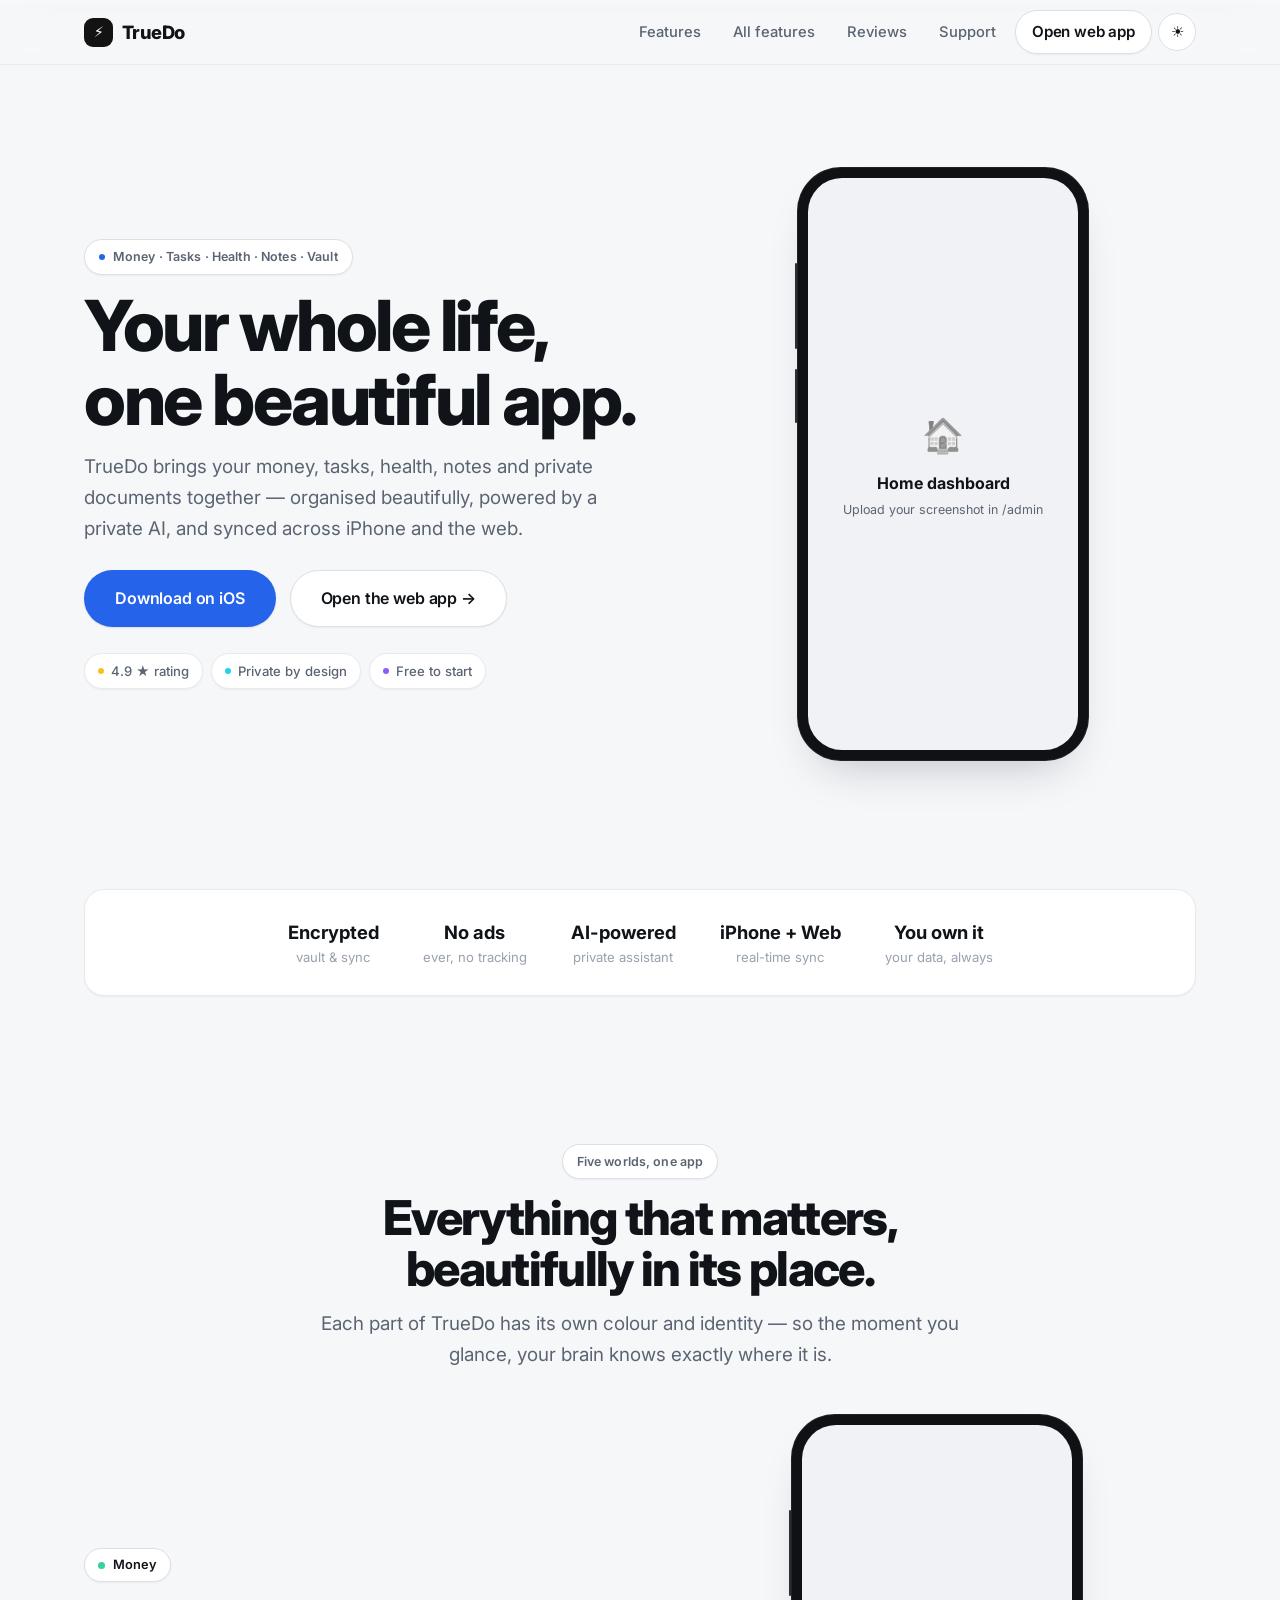
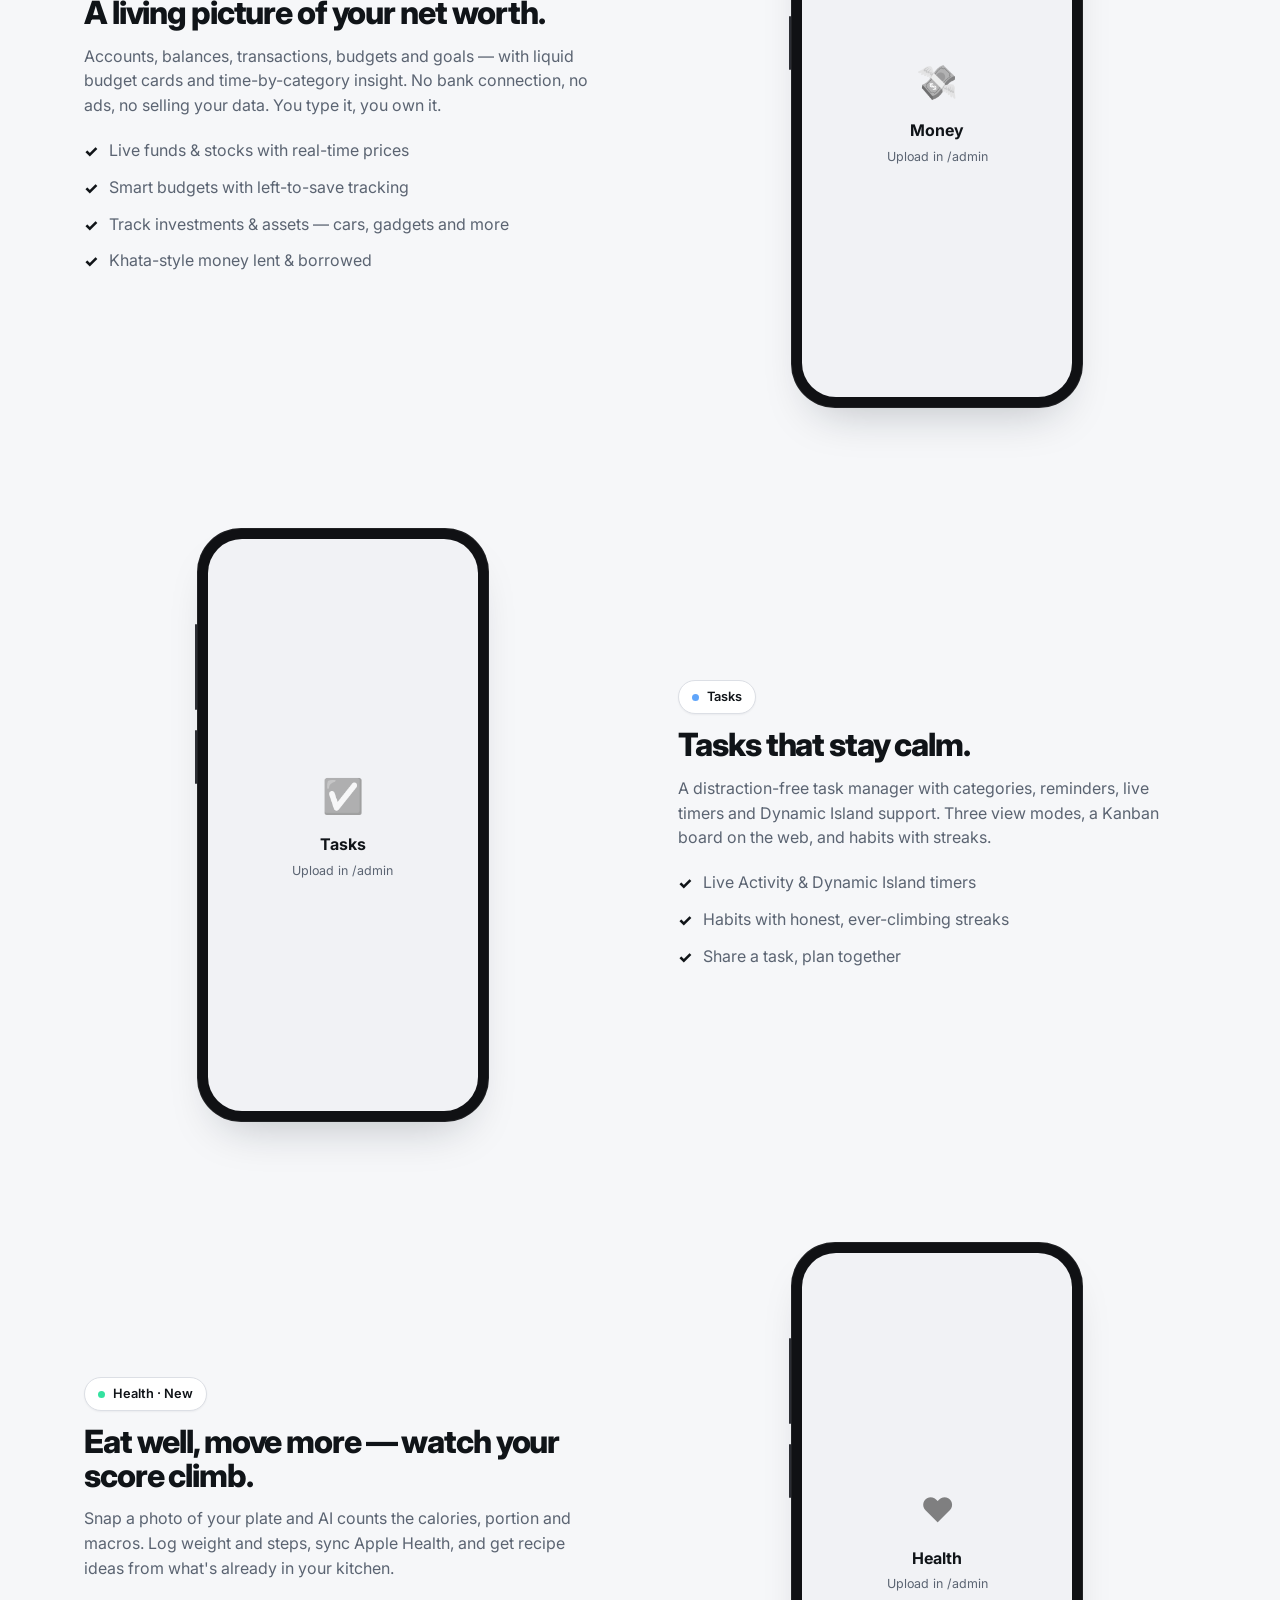
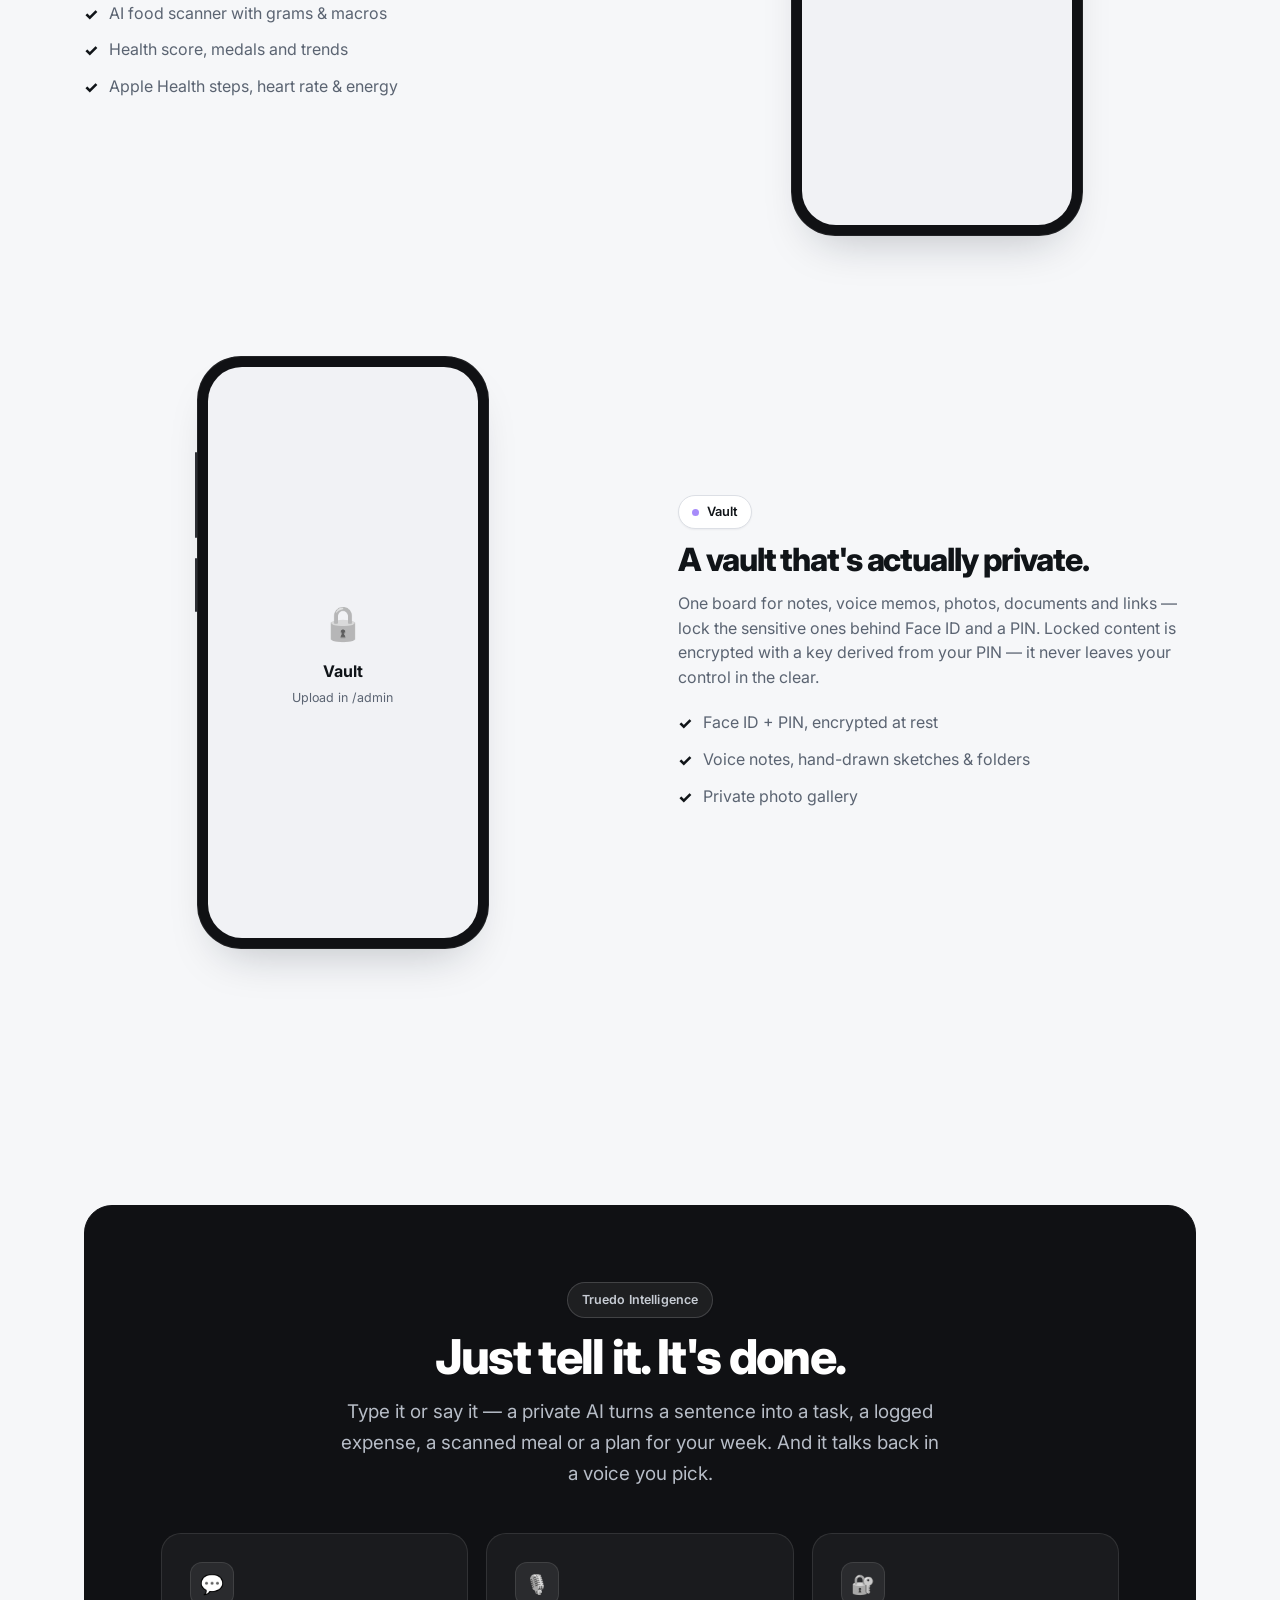
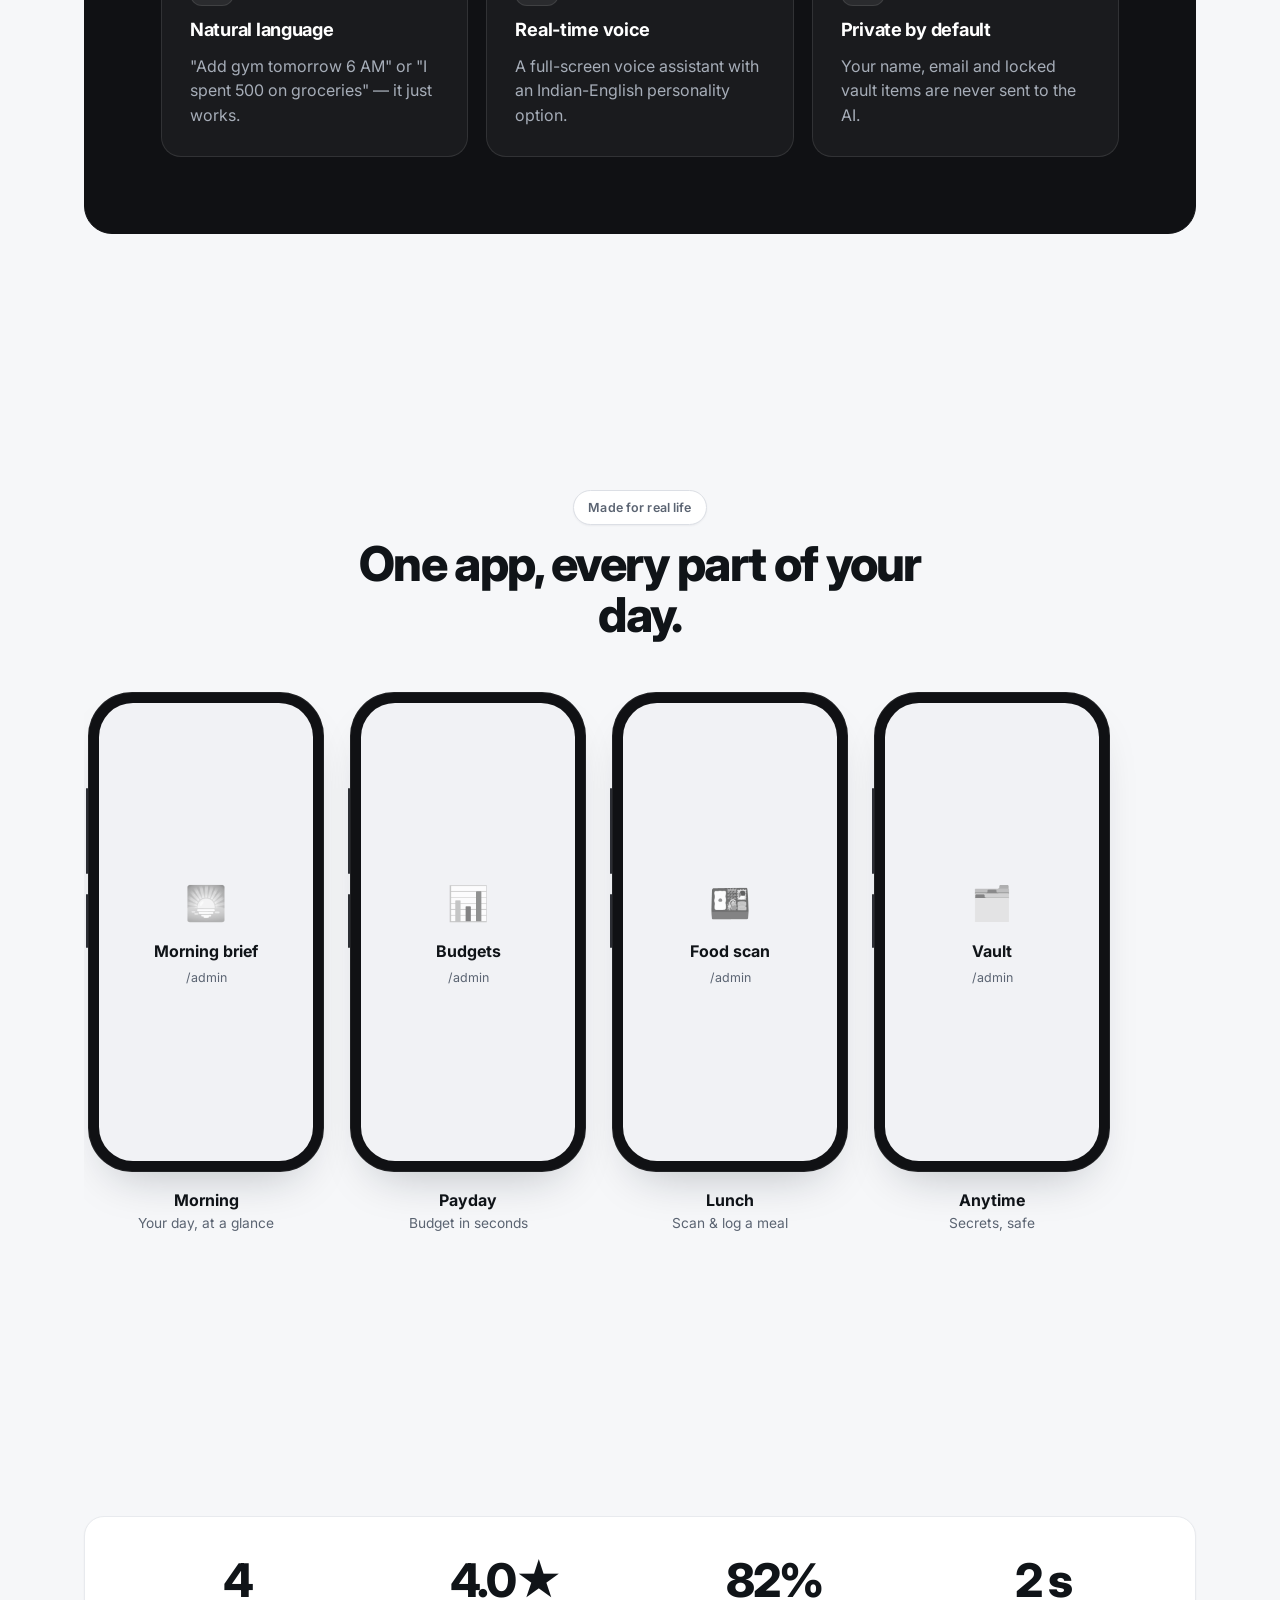
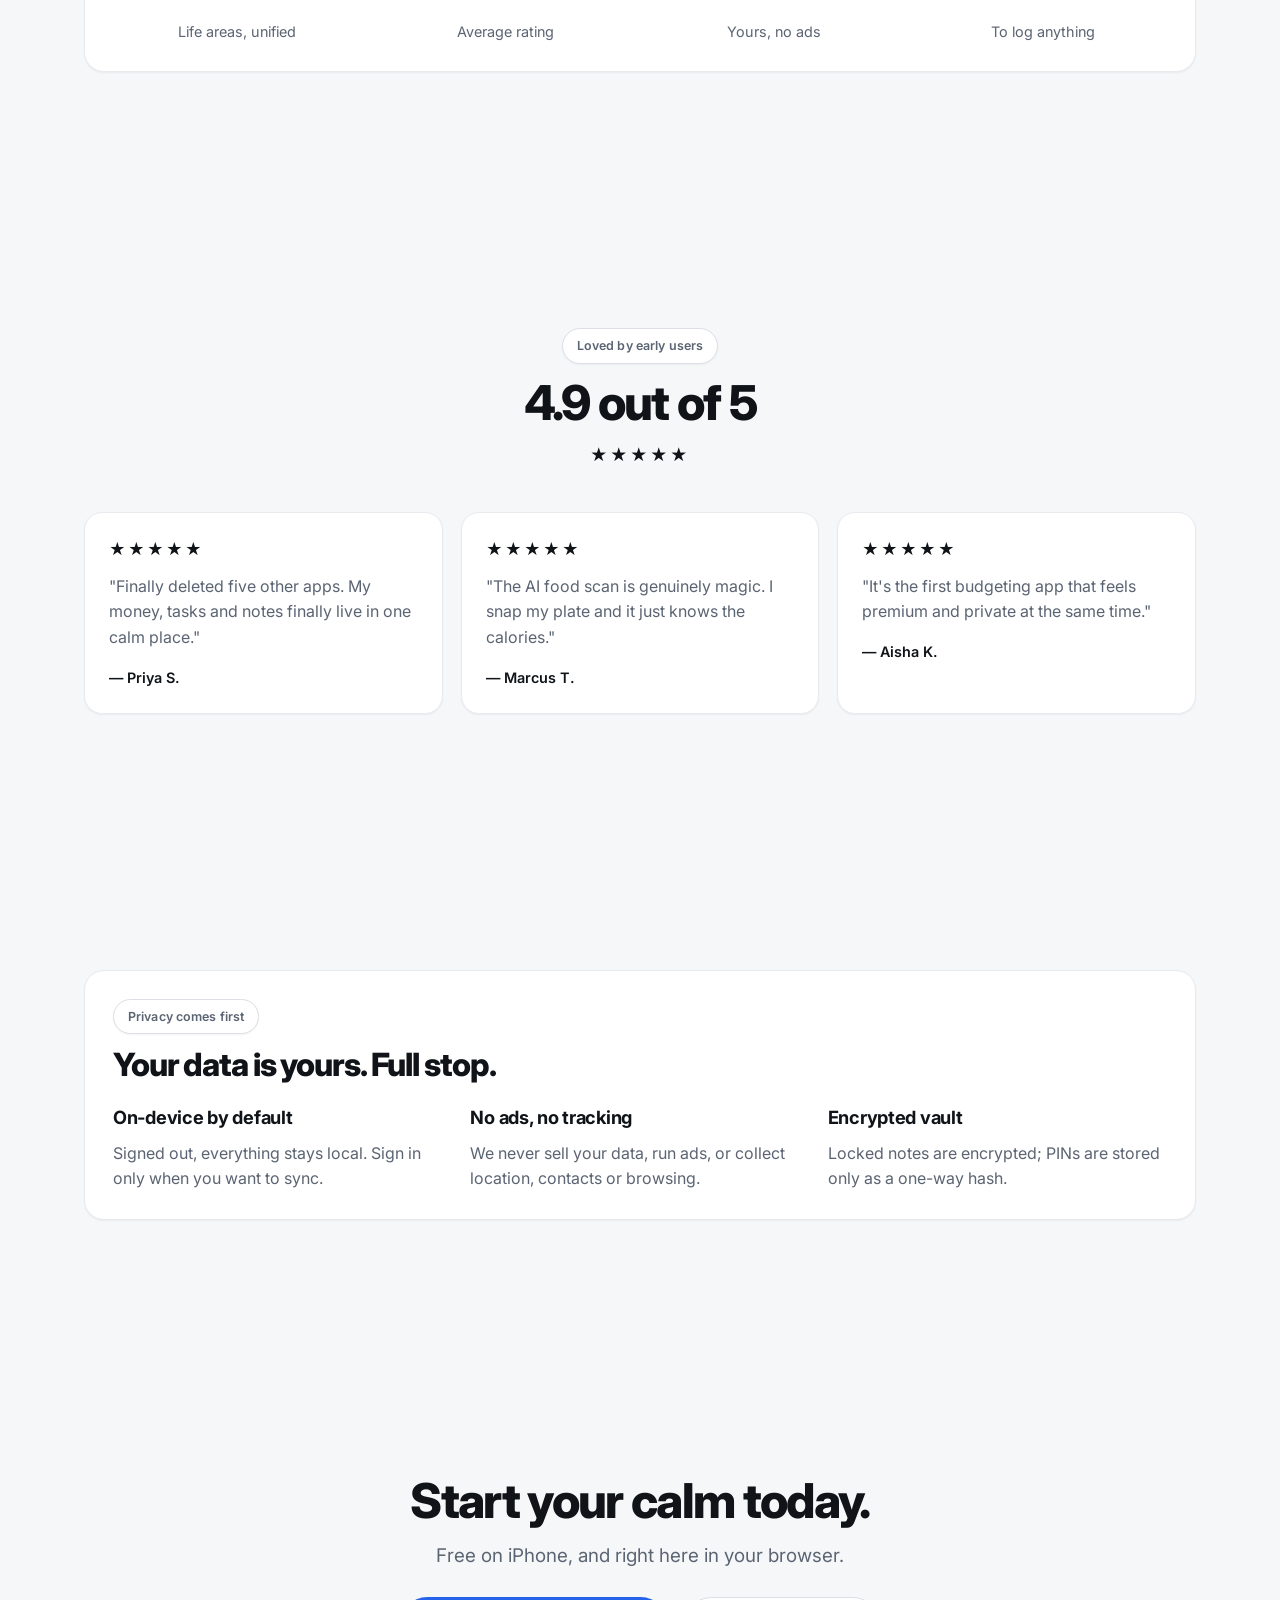
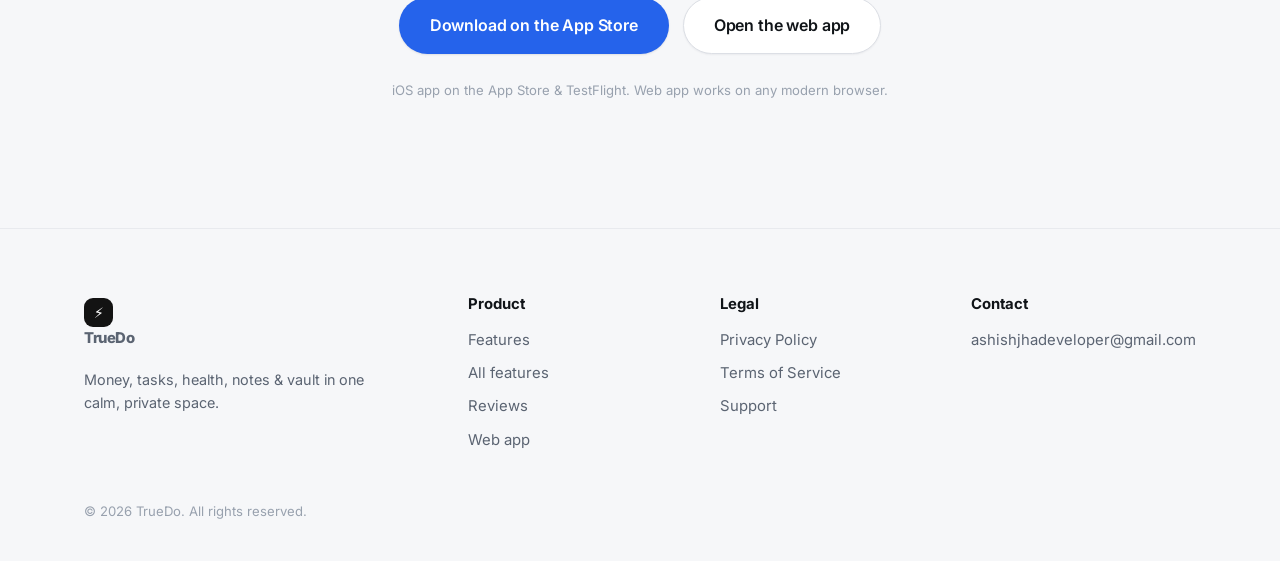
<file: index.html>
<!DOCTYPE html>
<html lang="en" data-theme="light">
<head>
  <meta charset="UTF-8" />
  <meta name="viewport" content="width=device-width, initial-scale=1.0" />
  <title>TrueDo — Your whole life, one beautiful app</title>
  <meta name="description" content="Money, tasks, health, notes and a private vault — organised beautifully, powered by AI, synced across iPhone and web. Private by design. Free to start." />
  <meta name="theme-color" content="#f6f7f9" />
  <meta property="og:title" content="TrueDo — Your whole life, one beautiful app" />
  <meta property="og:description" content="Money, tasks, health, notes and a private vault — organised beautifully and powered by AI." />
  <meta property="og:type" content="website" />
  <link rel="icon" href="assets/icon.svg" />
  <link rel="stylesheet" href="assets/landing.css" />
</head>
<body>
  <!-- Nav -->
  <nav class="nav">
    <div class="wrap nav-inner">
      <a class="brand" href="index.html"><span class="brand-mark">⚡</span> TrueDo</a>
      <div class="nav-links">
        <a class="navlink" href="#features">Features</a>
        <a class="navlink" href="features.html">All features</a>
        <a class="navlink" href="#reviews">Reviews</a>
        <a class="navlink" href="support.html">Support</a>
        <a class="btn btn-ghost" href="app.html" style="padding:9px 16px;">Open web app</a>
        <button class="theme-toggle" data-theme-toggle title="Toggle theme"><span data-theme-icon>☾</span></button>
        <button class="menu-btn" aria-label="Menu">☰</button>
      </div>
    </div>
  </nav>
  <div class="mobile-menu">
    <a href="#features">Features</a>
    <a href="features.html">All features</a>
    <a href="#reviews">Reviews</a>
    <a href="support.html">Support</a>
    <a href="app.html">Open web app</a>
  </div>

  <!-- Hero -->
  <header class="section hero">
    <div class="wrap hero-grid">
      <div class="hero-copy reveal in">
        <span class="eyebrow"><span class="dot"></span> Money · Tasks · Health · Notes · Vault</span>
        <h1 class="h-hero mt-2">Your whole life,<br/><span class="gradient-text">one beautiful app.</span></h1>
        <p class="lead mt-2">TrueDo brings your money, tasks, health, notes and private documents together — organised beautifully, powered by a private AI, and synced across iPhone and the web.</p>
        <div class="row mt-3" style="display:flex; gap:14px; flex-wrap:wrap;">
          <a class="btn btn-primary btn-lg" href="https://apps.apple.com/app/id6753998938" target="_blank" rel="noopener"> Download on iOS</a>
          <a class="btn btn-ghost btn-lg" href="app.html">Open the web app →</a>
        </div>
        <div class="trust-row mt-3">
          <span class="chip"><span class="dot" style="background:#fbbf24"></span> 4.9 ★ rating</span>
          <span class="chip"><span class="dot" style="background:#22d3ee"></span> Private by design</span>
          <span class="chip"><span class="dot" style="background:#8b5cf6"></span> Free to start</span>
        </div>
      </div>
      <div class="hero-media reveal in d1" style="display:flex; justify-content:center;">
        <div class="device">
          <div class="notch"></div>
          <div class="device-screen" data-slot="hero">
            <div class="shot-empty"><div><div class="glyph">🏠</div><div class="t">Home dashboard</div><div class="s">Upload your screenshot in /admin</div></div></div>
          </div>
        </div>
      </div>
    </div>
  </header>

  <!-- Trust strip -->
  <section class="wrap" style="padding-bottom:20px;">
    <div class="card reveal" style="display:flex; flex-wrap:wrap; gap:26px 44px; justify-content:center; align-items:center; text-align:center;">
      <div><strong style="font-size:1.15rem;">Encrypted</strong><div class="faint" style="font-size:.82rem;">vault & sync</div></div>
      <div><strong style="font-size:1.15rem;">No ads</strong><div class="faint" style="font-size:.82rem;">ever, no tracking</div></div>
      <div><strong style="font-size:1.15rem;">AI-powered</strong><div class="faint" style="font-size:.82rem;">private assistant</div></div>
      <div><strong style="font-size:1.15rem;">iPhone + Web</strong><div class="faint" style="font-size:.82rem;">real-time sync</div></div>
      <div><strong style="font-size:1.15rem;">You own it</strong><div class="faint" style="font-size:.82rem;">your data, always</div></div>
    </div>
  </section>

  <!-- Features -->
  <section class="section" id="features">
    <div class="wrap">
      <div class="center" style="max-width:640px;">
        <span class="eyebrow reveal">Five worlds, one app</span>
        <h2 class="h1 mt-2 reveal">Everything that matters,<br/>beautifully in its place.</h2>
        <p class="lead mt-2 reveal center">Each part of TrueDo has its own colour and identity — so the moment you glance, your brain knows exactly where it is.</p>
      </div>

      <!-- Money -->
      <div class="feature-row mt-4">
        <div class="feature-copy reveal">
          <span class="tag"><span class="dot" style="background:#34d399"></span> Money</span>
          <h3 class="h2 mt-2">A living picture of your net worth.</h3>
          <p class="muted mt-2">Accounts, balances, transactions, budgets and goals — with liquid budget cards and time-by-category insight. No bank connection, no ads, no selling your data. You type it, you own it.</p>
          <ul class="feat-list">
            <li>Live funds & stocks with real-time prices</li>
            <li>Smart budgets with left-to-save tracking</li>
            <li>Track investments &amp; assets — cars, gadgets and more</li>
            <li>Khata-style money lent & borrowed</li>
          </ul>
        </div>
        <div class="feature-media reveal d1">
          <div class="device">
            <div class="notch"></div>
            <div class="device-screen" data-slot="money">
              <div class="shot-empty"><div><div class="glyph">💸</div><div class="t">Money</div><div class="s">Upload in /admin</div></div></div>
            </div>
          </div>
        </div>
      </div>

      <!-- Tasks -->
      <div class="feature-row flip">
        <div class="feature-copy reveal">
          <span class="tag"><span class="dot" style="background:#60a5fa"></span> Tasks</span>
          <h3 class="h2 mt-2">Tasks that stay calm.</h3>
          <p class="muted mt-2">A distraction-free task manager with categories, reminders, live timers and Dynamic Island support. Three view modes, a Kanban board on the web, and habits with streaks.</p>
          <ul class="feat-list">
            <li>Live Activity & Dynamic Island timers</li>
            <li>Habits with honest, ever-climbing streaks</li>
            <li>Share a task, plan together</li>
          </ul>
        </div>
        <div class="feature-media reveal d1">
          <div class="device">
            <div class="notch"></div>
            <div class="device-screen" data-slot="tasks">
              <div class="shot-empty"><div><div class="glyph">✅</div><div class="t">Tasks</div><div class="s">Upload in /admin</div></div></div>
            </div>
          </div>
        </div>
      </div>

      <!-- Health -->
      <div class="feature-row">
        <div class="feature-copy reveal">
          <span class="tag"><span class="dot" style="background:#34e2a0"></span> Health · New</span>
          <h3 class="h2 mt-2">Eat well, move more — watch your score climb.</h3>
          <p class="muted mt-2">Snap a photo of your plate and AI counts the calories, portion and macros. Log weight and steps, sync Apple Health, and get recipe ideas from what's already in your kitchen.</p>
          <ul class="feat-list">
            <li>AI food scanner with grams & macros</li>
            <li>Health score, medals and trends</li>
            <li>Apple Health steps, heart rate & energy</li>
          </ul>
        </div>
        <div class="feature-media reveal d1">
          <div class="device">
            <div class="notch"></div>
            <div class="device-screen" data-slot="health">
              <div class="shot-empty"><div><div class="glyph">❤️</div><div class="t">Health</div><div class="s">Upload in /admin</div></div></div>
            </div>
          </div>
        </div>
      </div>

      <!-- Vault -->
      <div class="feature-row flip">
        <div class="feature-copy reveal">
          <span class="tag"><span class="dot" style="background:#a78bfa"></span> Vault</span>
          <h3 class="h2 mt-2">A vault that's actually private.</h3>
          <p class="muted mt-2">One board for notes, voice memos, photos, documents and links — lock the sensitive ones behind Face ID and a PIN. Locked content is encrypted with a key derived from your PIN — it never leaves your control in the clear.</p>
          <ul class="feat-list">
            <li>Face ID + PIN, encrypted at rest</li>
            <li>Voice notes, hand-drawn sketches & folders</li>
            <li>Private photo gallery</li>
          </ul>
        </div>
        <div class="feature-media reveal d1">
          <div class="device">
            <div class="notch"></div>
            <div class="device-screen" data-slot="vault">
              <div class="shot-empty"><div><div class="glyph">🔒</div><div class="t">Vault</div><div class="s">Upload in /admin</div></div></div>
            </div>
          </div>
        </div>
      </div>
    </div>
  </section>

  <!-- AI showcase -->
  <section class="section">
    <div class="wrap">
      <div class="cta-band reveal">
        <span class="eyebrow">Truedo Intelligence</span>
        <h2 class="h1 mt-2">Just tell it. It's done.</h2>
        <p class="lead mt-2 center" style="max-width:600px;">Type it or say it — a private AI turns a sentence into a task, a logged expense, a scanned meal or a plan for your week. And it talks back in a voice you pick.</p>
        <div class="grid-3 mt-4" style="text-align:left;">
          <div class="card reveal"><div class="icon-chip" style="background:rgba(59,130,246,.15)">💬</div><h3 class="h3">Natural language</h3><p class="muted mt-2">"Add gym tomorrow 6 AM" or "I spent 500 on groceries" — it just works.</p></div>
          <div class="card reveal d1"><div class="icon-chip" style="background:rgba(34,211,238,.15)">🎙️</div><h3 class="h3">Real-time voice</h3><p class="muted mt-2">A full-screen voice assistant with an Indian-English personality option.</p></div>
          <div class="card reveal d2"><div class="icon-chip" style="background:rgba(139,92,246,.15)">🔐</div><h3 class="h3">Private by default</h3><p class="muted mt-2">Your name, email and locked vault items are never sent to the AI.</p></div>
        </div>
      </div>
    </div>
  </section>

  <!-- Uses gallery -->
  <section class="section">
    <div class="wrap">
      <div class="center" style="max-width:600px;">
        <span class="eyebrow reveal">Made for real life</span>
        <h2 class="h1 mt-2 reveal">One app, every part of your day.</h2>
      </div>
      <div class="uses-scroll mt-4">
        <div class="use-card reveal"><div class="device"><div class="notch"></div><div class="device-screen" data-slot="use-morning"><div class="shot-empty"><div><div class="glyph">🌅</div><div class="t">Morning brief</div><div class="s">/admin</div></div></div></div></div><div class="cap mt-2">Morning</div><div class="cap-s">Your day, at a glance</div></div>
        <div class="use-card reveal d1"><div class="device"><div class="notch"></div><div class="device-screen" data-slot="use-money"><div class="shot-empty"><div><div class="glyph">📊</div><div class="t">Budgets</div><div class="s">/admin</div></div></div></div></div><div class="cap mt-2">Payday</div><div class="cap-s">Budget in seconds</div></div>
        <div class="use-card reveal d2"><div class="device"><div class="notch"></div><div class="device-screen" data-slot="use-food"><div class="shot-empty"><div><div class="glyph">🍱</div><div class="t">Food scan</div><div class="s">/admin</div></div></div></div></div><div class="cap mt-2">Lunch</div><div class="cap-s">Scan & log a meal</div></div>
        <div class="use-card reveal d3"><div class="device"><div class="notch"></div><div class="device-screen" data-slot="use-vault"><div class="shot-empty"><div><div class="glyph">🗂️</div><div class="t">Vault</div><div class="s">/admin</div></div></div></div></div><div class="cap mt-2">Anytime</div><div class="cap-s">Secrets, safe</div></div>
      </div>
    </div>
  </section>

  <!-- Stats -->
  <section class="section">
    <div class="wrap">
      <div class="card reveal">
        <div class="stats">
          <div class="stat"><div class="num"><span data-count="5" data-suffix="">0</span></div><div class="lbl">Life areas, unified</div></div>
          <div class="stat"><div class="num"><span data-count="4.9" data-dec="1">0</span>★</div><div class="lbl">Average rating</div></div>
          <div class="stat"><div class="num"><span data-count="100" data-suffix="%">0</span></div><div class="lbl">Yours, no ads</div></div>
          <div class="stat"><div class="num"><span data-count="2" data-suffix=" s">0</span></div><div class="lbl">To log anything</div></div>
        </div>
      </div>
    </div>
  </section>

  <!-- Reviews -->
  <section class="section" id="reviews">
    <div class="wrap">
      <div class="center">
        <span class="eyebrow reveal">Loved by early users</span>
        <h2 class="h1 mt-2 reveal">4.9 out of 5</h2>
        <div class="stars mt-2 reveal">★★★★★</div>
      </div>
      <div class="review-grid mt-4">
        <div class="review reveal"><div class="rstars">★★★★★</div><p>"Finally deleted five other apps. My money, tasks and notes finally live in one calm place."</p><div class="who">— Priya S.</div></div>
        <div class="review reveal d1"><div class="rstars">★★★★★</div><p>"The AI food scan is genuinely magic. I snap my plate and it just knows the calories."</p><div class="who">— Marcus T.</div></div>
        <div class="review reveal d2"><div class="rstars">★★★★★</div><p>"It's the first budgeting app that feels premium and private at the same time."</p><div class="who">— Aisha K.</div></div>
      </div>
    </div>
  </section>

  <!-- Security -->
  <section class="section">
    <div class="wrap">
      <div class="card reveal">
        <span class="eyebrow">Privacy comes first</span>
        <h2 class="h2 mt-2">Your data is yours. Full stop.</h2>
        <div class="grid-3 mt-3">
          <div><h3 class="h3">On-device by default</h3><p class="muted mt-2">Signed out, everything stays local. Sign in only when you want to sync.</p></div>
          <div><h3 class="h3">No ads, no tracking</h3><p class="muted mt-2">We never sell your data, run ads, or collect location, contacts or browsing.</p></div>
          <div><h3 class="h3">Encrypted vault</h3><p class="muted mt-2">Locked notes are encrypted; PINs are stored only as a one-way hash.</p></div>
        </div>
      </div>
    </div>
  </section>

  <!-- CTA -->
  <section class="section" id="download">
    <div class="wrap center" style="max-width:640px;">
      <h2 class="h1 reveal">Start your calm today.</h2>
      <p class="lead mt-2 reveal center">Free on iPhone, and right here in your browser.</p>
      <div class="row mt-3 reveal" style="display:flex; gap:14px; flex-wrap:wrap; justify-content:center;">
        <a class="btn btn-primary btn-lg" href="https://apps.apple.com/app/id6753998938" target="_blank" rel="noopener">Download on the App Store</a>
        <a class="btn btn-ghost btn-lg" href="app.html">Open the web app</a>
      </div>
      <p class="faint mt-3" style="font-size:.82rem;">iOS app on the App Store & TestFlight. Web app works on any modern browser.</p>
    </div>
  </section>

  <!-- Footer -->
  <footer class="footer">
    <div class="wrap">
      <div class="foot-cols">
        <div style="max-width:280px;">
          <a class="brand" href="index.html"><span class="brand-mark">⚡</span> TrueDo</a>
          <p class="mt-2 muted" style="font-size:.9rem;">Money, tasks, health, notes & vault in one calm, private space.</p>
        </div>
        <div><strong>Product</strong><a href="#features">Features</a><a href="features.html">All features</a><a href="#reviews">Reviews</a><a href="app.html">Web app</a></div>
        <div><strong>Legal</strong><a href="privacy.html">Privacy Policy</a><a href="terms.html">Terms of Service</a><a href="support.html">Support</a></div>
        <div><strong>Contact</strong><a href="mailto:ashishjhadeveloper@gmail.com">ashishjhadeveloper@gmail.com</a></div>
      </div>
      <p class="mt-4 faint" style="font-size:.82rem;">© <span data-year>2026</span> TrueDo. All rights reserved.</p>
    </div>
  </footer>

  <script src="assets/landing.js"></script>
  <script type="module" src="assets/shots.js"></script>
</body>
</html>
</file>
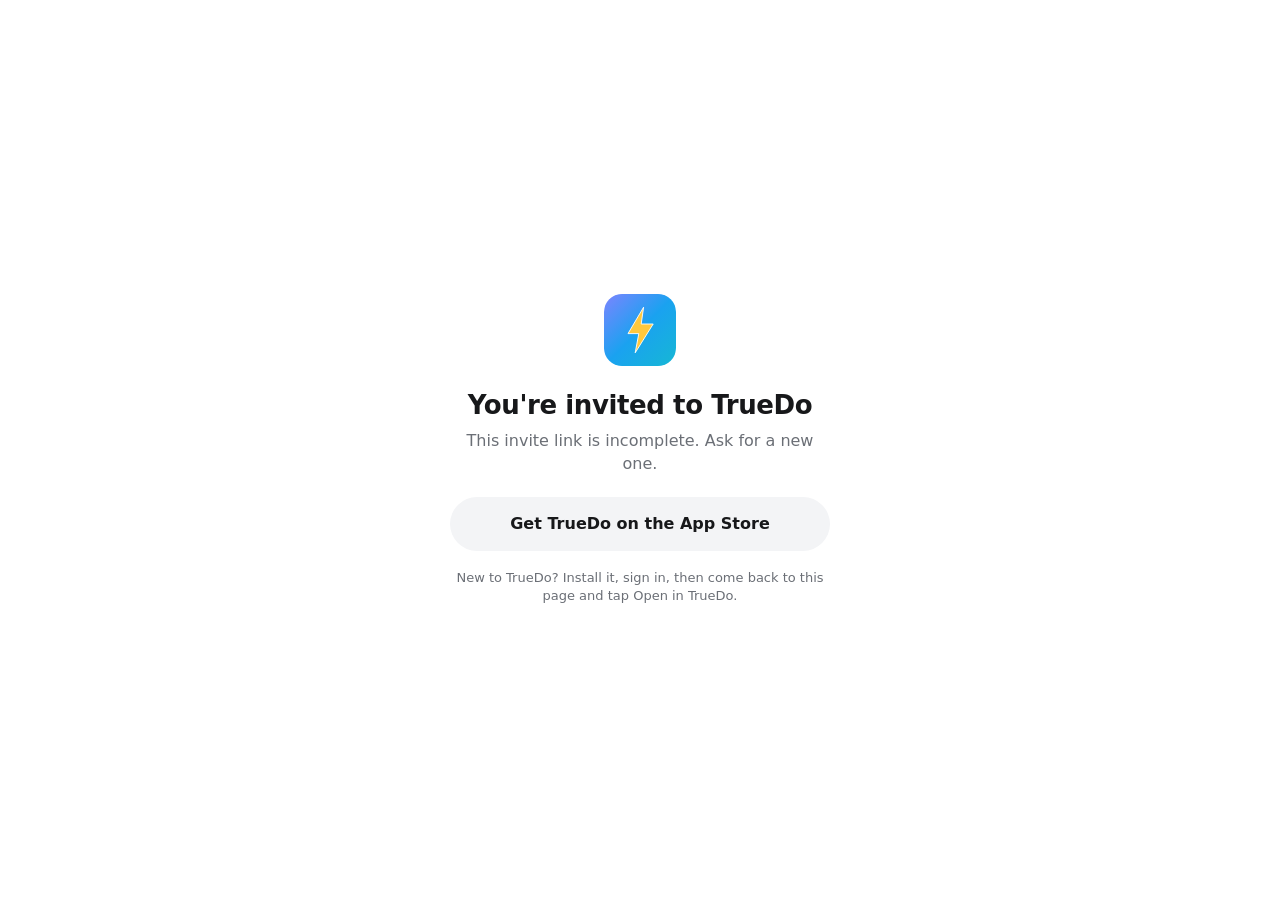
<file: j/index.html>
<!doctype html>
<html lang="en">
<head>
  <meta charset="utf-8" />
  <meta name="viewport" content="width=device-width, initial-scale=1" />
  <title>Join on TrueDo</title>
  <meta name="description" content="You've been invited to work on something together in TrueDo." />
  <meta property="og:title" content="You're invited to TrueDo" />
  <meta property="og:description" content="Open to join. You'll both see it and can both edit it." />
  <meta name="robots" content="noindex" />
  <link rel="icon" href="../assets/icon.svg" />
  <style>
    :root { --bg: #ffffff; --ink: #17181a; --muted: #6b6f76; --card: #f3f4f6; --btn: #17181a; --onbtn: #ffffff; }
    @media (prefers-color-scheme: dark) { :root { --bg: #000000; --ink: #f4f5f7; --muted: #9aa0a8; --card: #15171a; --btn: #f4f5f7; --onbtn: #000000; } }
    * { box-sizing: border-box; }
    body { margin: 0; min-height: 100vh; background: var(--bg); color: var(--ink); font: 16px/1.45 -apple-system, BlinkMacSystemFont, "SF Pro Text", system-ui, sans-serif;
      display: flex; align-items: center; justify-content: center; padding: 24px 16px; }
    main { width: 100%; max-width: 380px; text-align: center; }
    img { width: 72px; height: 72px; border-radius: 18px; }
    h1 { font-size: 26px; line-height: 1.2; letter-spacing: -0.4px; margin: 18px 0 8px; }
    p { color: var(--muted); margin: 0 0 22px; }
    a.btn { display: block; padding: 15px 18px; border-radius: 999px; font-weight: 700; text-decoration: none; margin-top: 10px; }
    a.primary { background: var(--btn); color: var(--onbtn); }
    a.secondary { background: var(--card); color: var(--ink); }
    small { display: block; color: var(--muted); margin-top: 18px; font-size: 13px; }
  </style>
</head>
<body>
  <main>
    <img src="../assets/icon.svg" alt="" />
    <h1>You're invited to TrueDo</h1>
    <p>Open the invite in the app to join. You'll both see it and can both edit it.</p>
    <a class="btn primary" id="open" href="#">Open in TrueDo</a>
    <a class="btn secondary" href="https://apps.apple.com/app/id6753998938">Get TrueDo on the App Store</a>
    <small>New to TrueDo? Install it, sign in, then come back to this page and tap Open in TrueDo.</small>
  </main>
  <script>
    // The invite token travels after '#', so it never reaches any server.
    var token = (location.hash || '').replace(/^#/, '').replace(/[^A-Za-z0-9]/g, '');
    var app = 'truedo://join?id=' + encodeURIComponent(token);
    var open = document.getElementById('open');
    if (token) { open.href = app; setTimeout(function () { location.href = app; }, 300); }
    else { open.style.display = 'none'; document.querySelector('p').textContent = 'This invite link is incomplete. Ask for a new one.'; }
  </script>
</body>
</html>
</file>
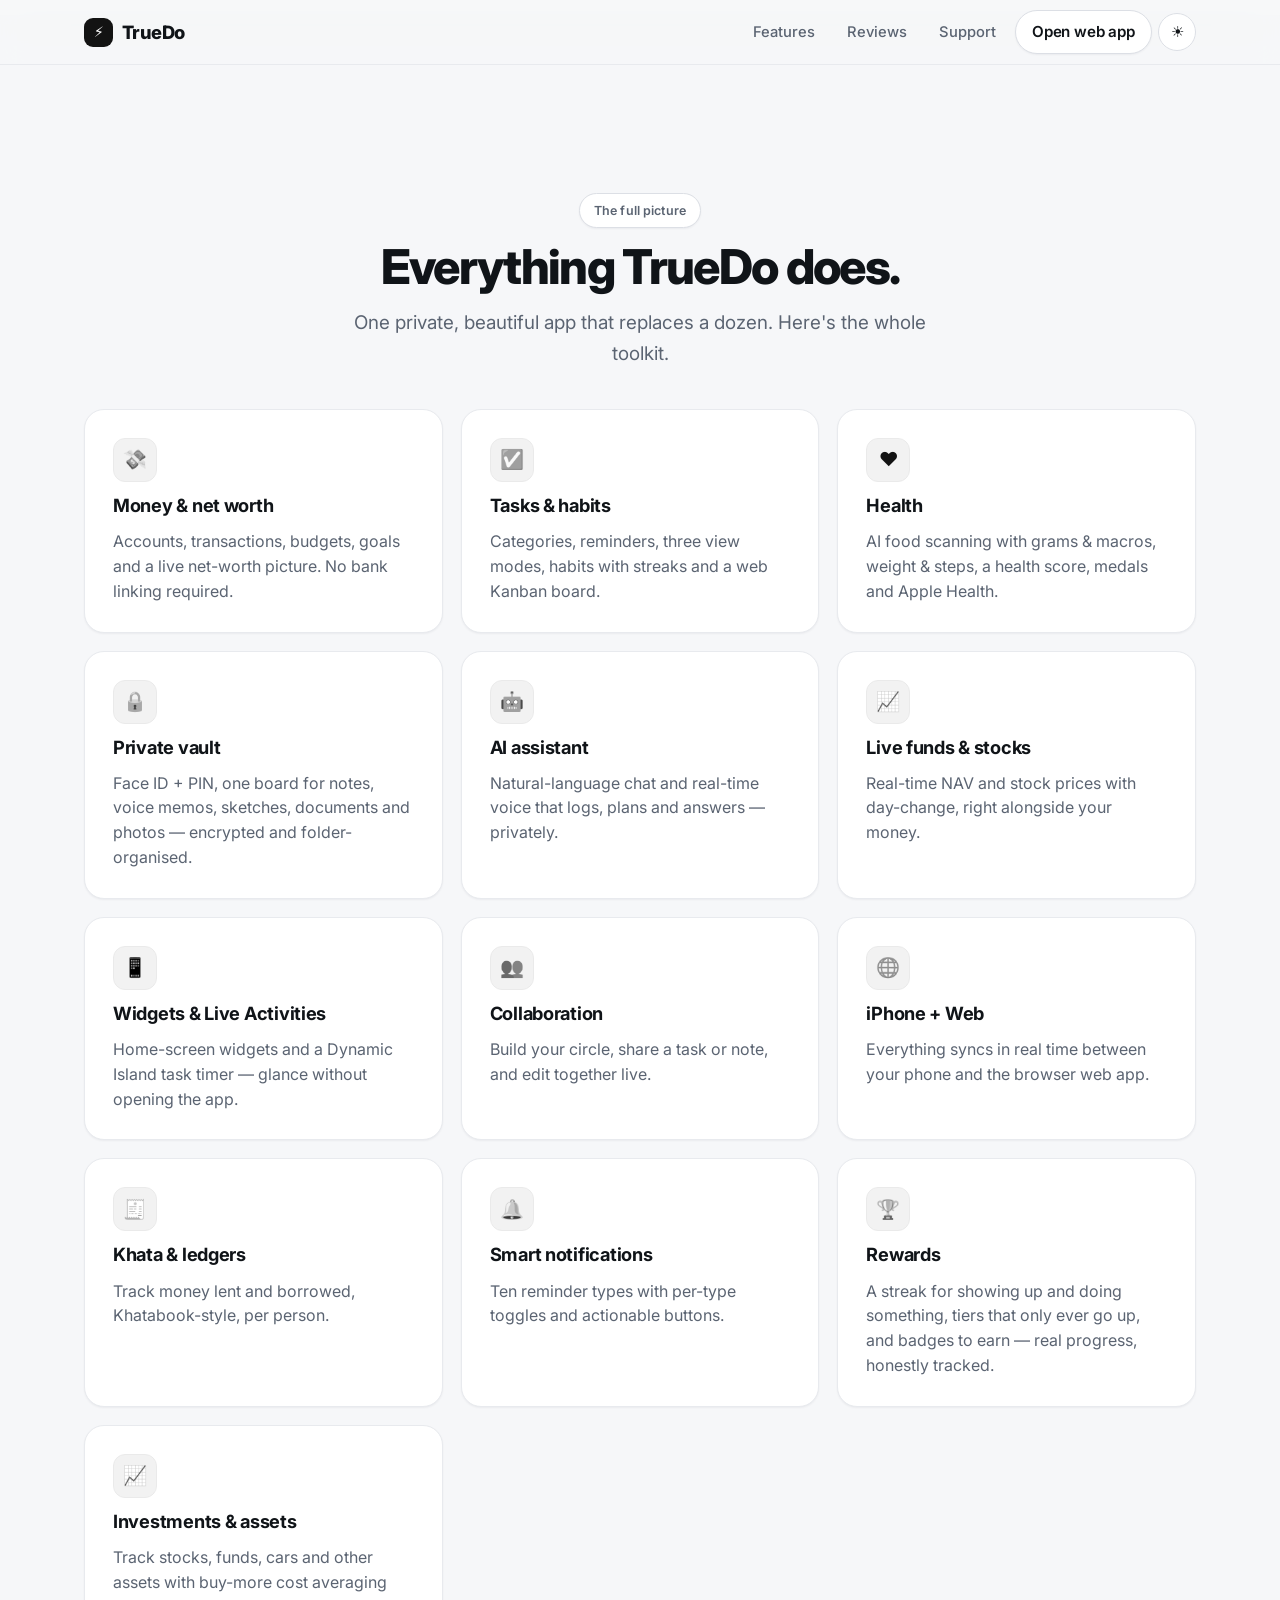
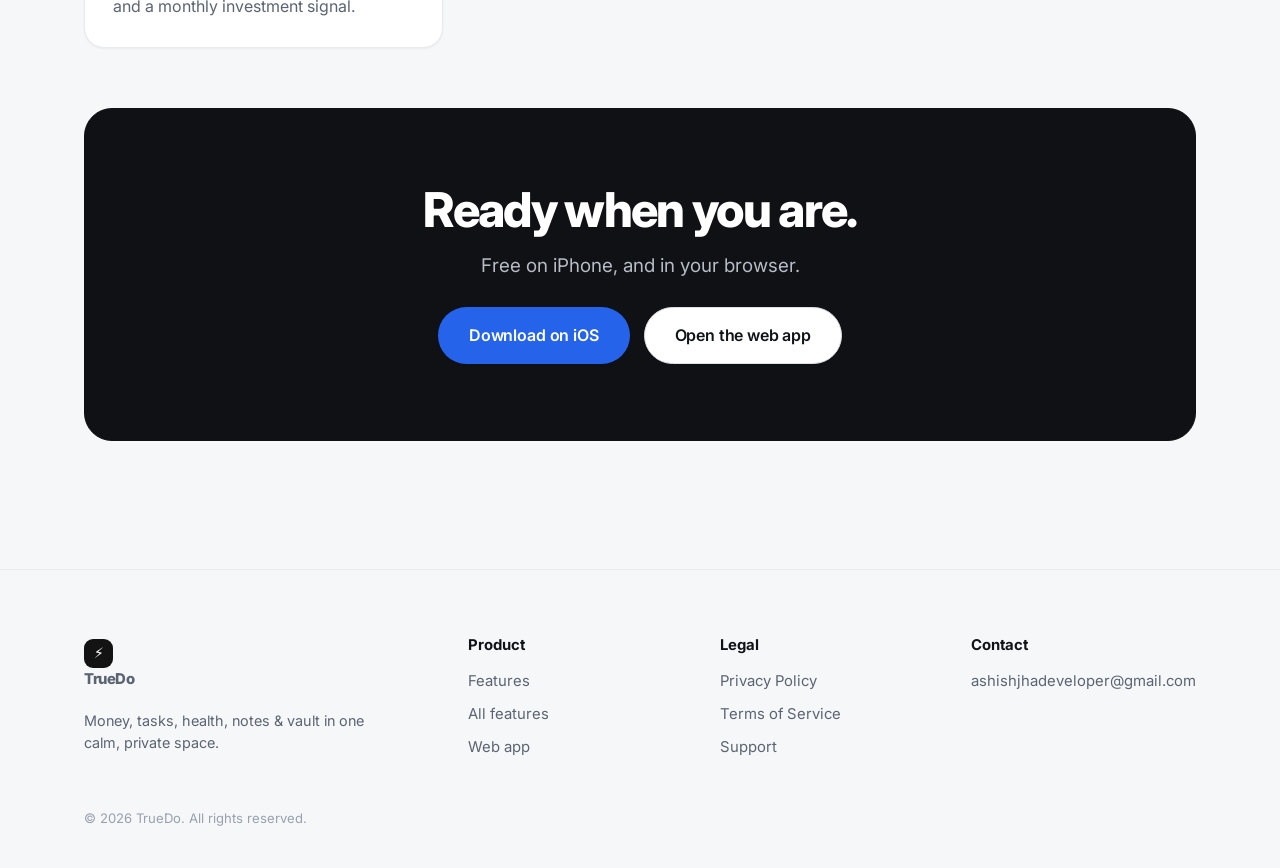
<file: features.html>
<!DOCTYPE html>
<html lang="en" data-theme="light">
<head>
  <meta charset="UTF-8" />
  <meta name="viewport" content="width=device-width, initial-scale=1.0" />
  <title>TrueDo — All features</title>
  <meta name="description" content="Every feature of TrueDo: money, tasks, health, notes, vault, AI, widgets, collaboration and more." />
  <meta name="theme-color" content="#f6f7f9" />
  <link rel="icon" href="assets/icon.svg" />
  <link rel="stylesheet" href="assets/landing.css" />
</head>
<body>

  <nav class="nav">
    <div class="wrap nav-inner">
      <a class="brand" href="index.html"><span class="brand-mark">⚡</span> TrueDo</a>
      <div class="nav-links">
        <a class="navlink" href="index.html#features">Features</a>
        <a class="navlink" href="index.html#reviews">Reviews</a>
        <a class="navlink" href="support.html">Support</a>
        <a class="btn btn-ghost" href="app.html" style="padding:9px 16px;">Open web app</a>
        <button class="theme-toggle" data-theme-toggle title="Toggle theme"><span data-theme-icon>☾</span></button>
        <button class="menu-btn" aria-label="Menu">☰</button>
      </div>
    </div>
  </nav>
  <div class="mobile-menu">
    <a href="index.html#features">Features</a>
    <a href="index.html#reviews">Reviews</a>
    <a href="support.html">Support</a>
    <a href="app.html">Open web app</a>
  </div>

  <header class="section" style="padding-bottom:20px;">
    <div class="wrap center" style="max-width:680px;">
      <span class="eyebrow reveal in">The full picture</span>
      <h1 class="h1 mt-2 reveal in">Everything TrueDo does.</h1>
      <p class="lead mt-2 reveal in center">One private, beautiful app that replaces a dozen. Here's the whole toolkit.</p>
    </div>
  </header>

  <section class="section" style="padding-top:20px;">
    <div class="wrap">
      <div class="grid-3">
        <div class="card reveal"><div class="icon-chip" style="background:rgba(52,211,153,.15)">💸</div><h3 class="h3">Money & net worth</h3><p class="muted mt-2">Accounts, transactions, budgets, goals and a live net-worth picture. No bank linking required.</p></div>
        <div class="card reveal d1"><div class="icon-chip" style="background:rgba(96,165,250,.15)">✅</div><h3 class="h3">Tasks & habits</h3><p class="muted mt-2">Categories, reminders, three view modes, habits with streaks and a web Kanban board.</p></div>
        <div class="card reveal d2"><div class="icon-chip" style="background:rgba(52,226,160,.15)">❤️</div><h3 class="h3">Health</h3><p class="muted mt-2">AI food scanning with grams & macros, weight & steps, a health score, medals and Apple Health.</p></div>
        <div class="card reveal"><div class="icon-chip" style="background:rgba(167,139,250,.15)">🔒</div><h3 class="h3">Private vault</h3><p class="muted mt-2">Face ID + PIN, one board for notes, voice memos, sketches, documents and photos — encrypted and folder-organised.</p></div>
        <div class="card reveal d1"><div class="icon-chip" style="background:rgba(59,130,246,.15)">🤖</div><h3 class="h3">AI assistant</h3><p class="muted mt-2">Natural-language chat and real-time voice that logs, plans and answers — privately.</p></div>
        <div class="card reveal d2"><div class="icon-chip" style="background:rgba(34,211,238,.15)">📈</div><h3 class="h3">Live funds & stocks</h3><p class="muted mt-2">Real-time NAV and stock prices with day-change, right alongside your money.</p></div>
        <div class="card reveal"><div class="icon-chip" style="background:rgba(251,191,36,.15)">📱</div><h3 class="h3">Widgets & Live Activities</h3><p class="muted mt-2">Home-screen widgets and a Dynamic Island task timer — glance without opening the app.</p></div>
        <div class="card reveal d1"><div class="icon-chip" style="background:rgba(236,72,153,.15)">👥</div><h3 class="h3">Collaboration</h3><p class="muted mt-2">Build your circle, share a task or note, and edit together live.</p></div>
        <div class="card reveal d2"><div class="icon-chip" style="background:rgba(139,92,246,.15)">🌐</div><h3 class="h3">iPhone + Web</h3><p class="muted mt-2">Everything syncs in real time between your phone and the browser web app.</p></div>
        <div class="card reveal"><div class="icon-chip" style="background:rgba(52,211,153,.15)">🧾</div><h3 class="h3">Khata & ledgers</h3><p class="muted mt-2">Track money lent and borrowed, Khatabook-style, per person.</p></div>
        <div class="card reveal d1"><div class="icon-chip" style="background:rgba(96,165,250,.15)">🔔</div><h3 class="h3">Smart notifications</h3><p class="muted mt-2">Ten reminder types with per-type toggles and actionable buttons.</p></div>
        <div class="card reveal d2"><div class="icon-chip" style="background:rgba(167,139,250,.15)">🏆</div><h3 class="h3">Rewards</h3><p class="muted mt-2">A streak for showing up and doing something, tiers that only ever go up, and badges to earn — real progress, honestly tracked.</p></div>
        <div class="card reveal"><div class="icon-chip" style="background:rgba(52,211,153,.15)">📈</div><h3 class="h3">Investments & assets</h3><p class="muted mt-2">Track stocks, funds, cars and other assets with buy-more cost averaging and a monthly investment signal.</p></div>
      </div>

      <div class="cta-band reveal mt-4" style="margin-top:60px;">
        <h2 class="h1">Ready when you are.</h2>
        <p class="lead mt-2 center" style="max-width:520px;">Free on iPhone, and in your browser.</p>
        <div class="row mt-3" style="display:flex; gap:14px; flex-wrap:wrap; justify-content:center;">
          <a class="btn btn-primary btn-lg" href="https://apps.apple.com/app/id6753998938" target="_blank" rel="noopener">Download on iOS</a>
          <a class="btn btn-ghost btn-lg" href="app.html">Open the web app</a>
        </div>
      </div>
    </div>
  </section>

  <footer class="footer">
    <div class="wrap">
      <div class="foot-cols">
        <div style="max-width:280px;">
          <a class="brand" href="index.html"><span class="brand-mark">⚡</span> TrueDo</a>
          <p class="mt-2 muted" style="font-size:.9rem;">Money, tasks, health, notes & vault in one calm, private space.</p>
        </div>
        <div><strong>Product</strong><a href="index.html#features">Features</a><a href="features.html">All features</a><a href="app.html">Web app</a></div>
        <div><strong>Legal</strong><a href="privacy.html">Privacy Policy</a><a href="terms.html">Terms of Service</a><a href="support.html">Support</a></div>
        <div><strong>Contact</strong><a href="mailto:ashishjhadeveloper@gmail.com">ashishjhadeveloper@gmail.com</a></div>
      </div>
      <p class="mt-4 faint" style="font-size:.82rem;">© <span data-year>2026</span> TrueDo. All rights reserved.</p>
    </div>
  </footer>

  <script src="assets/landing.js"></script>
</body>
</html>
</file>
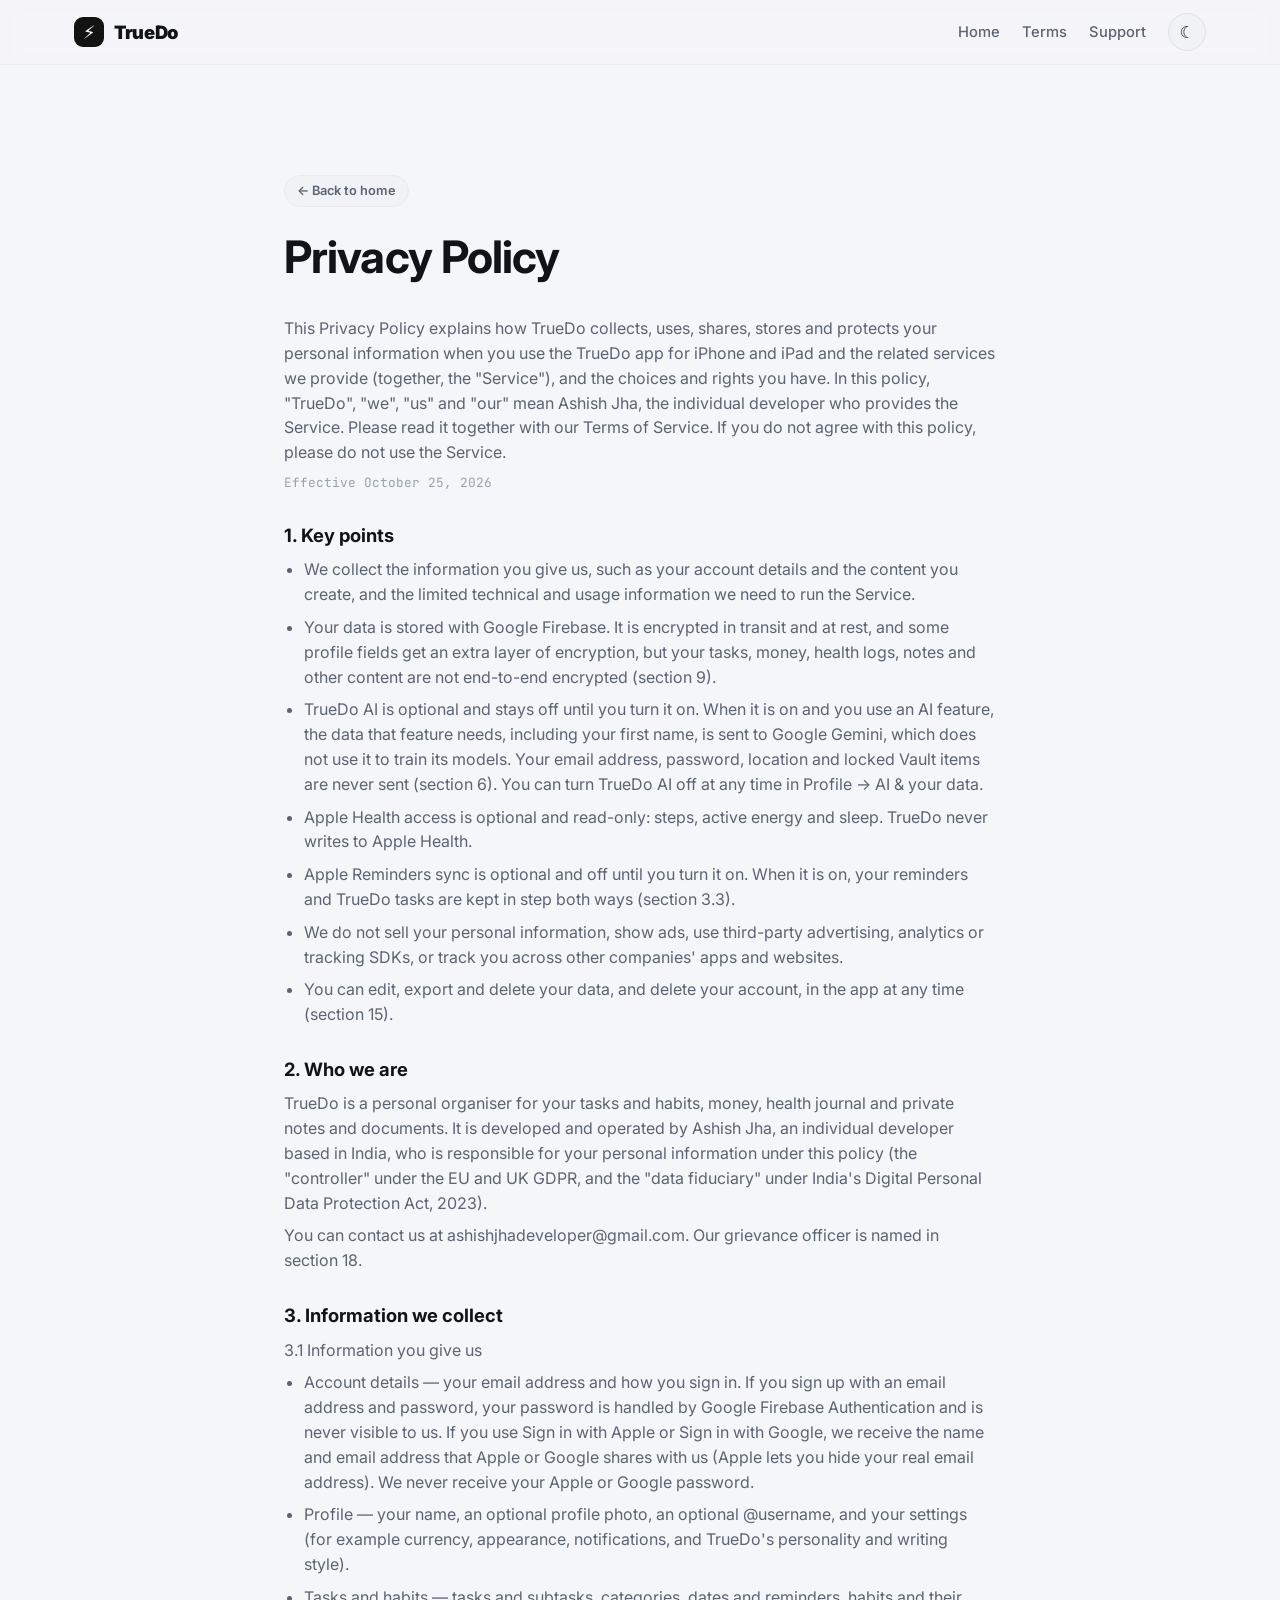
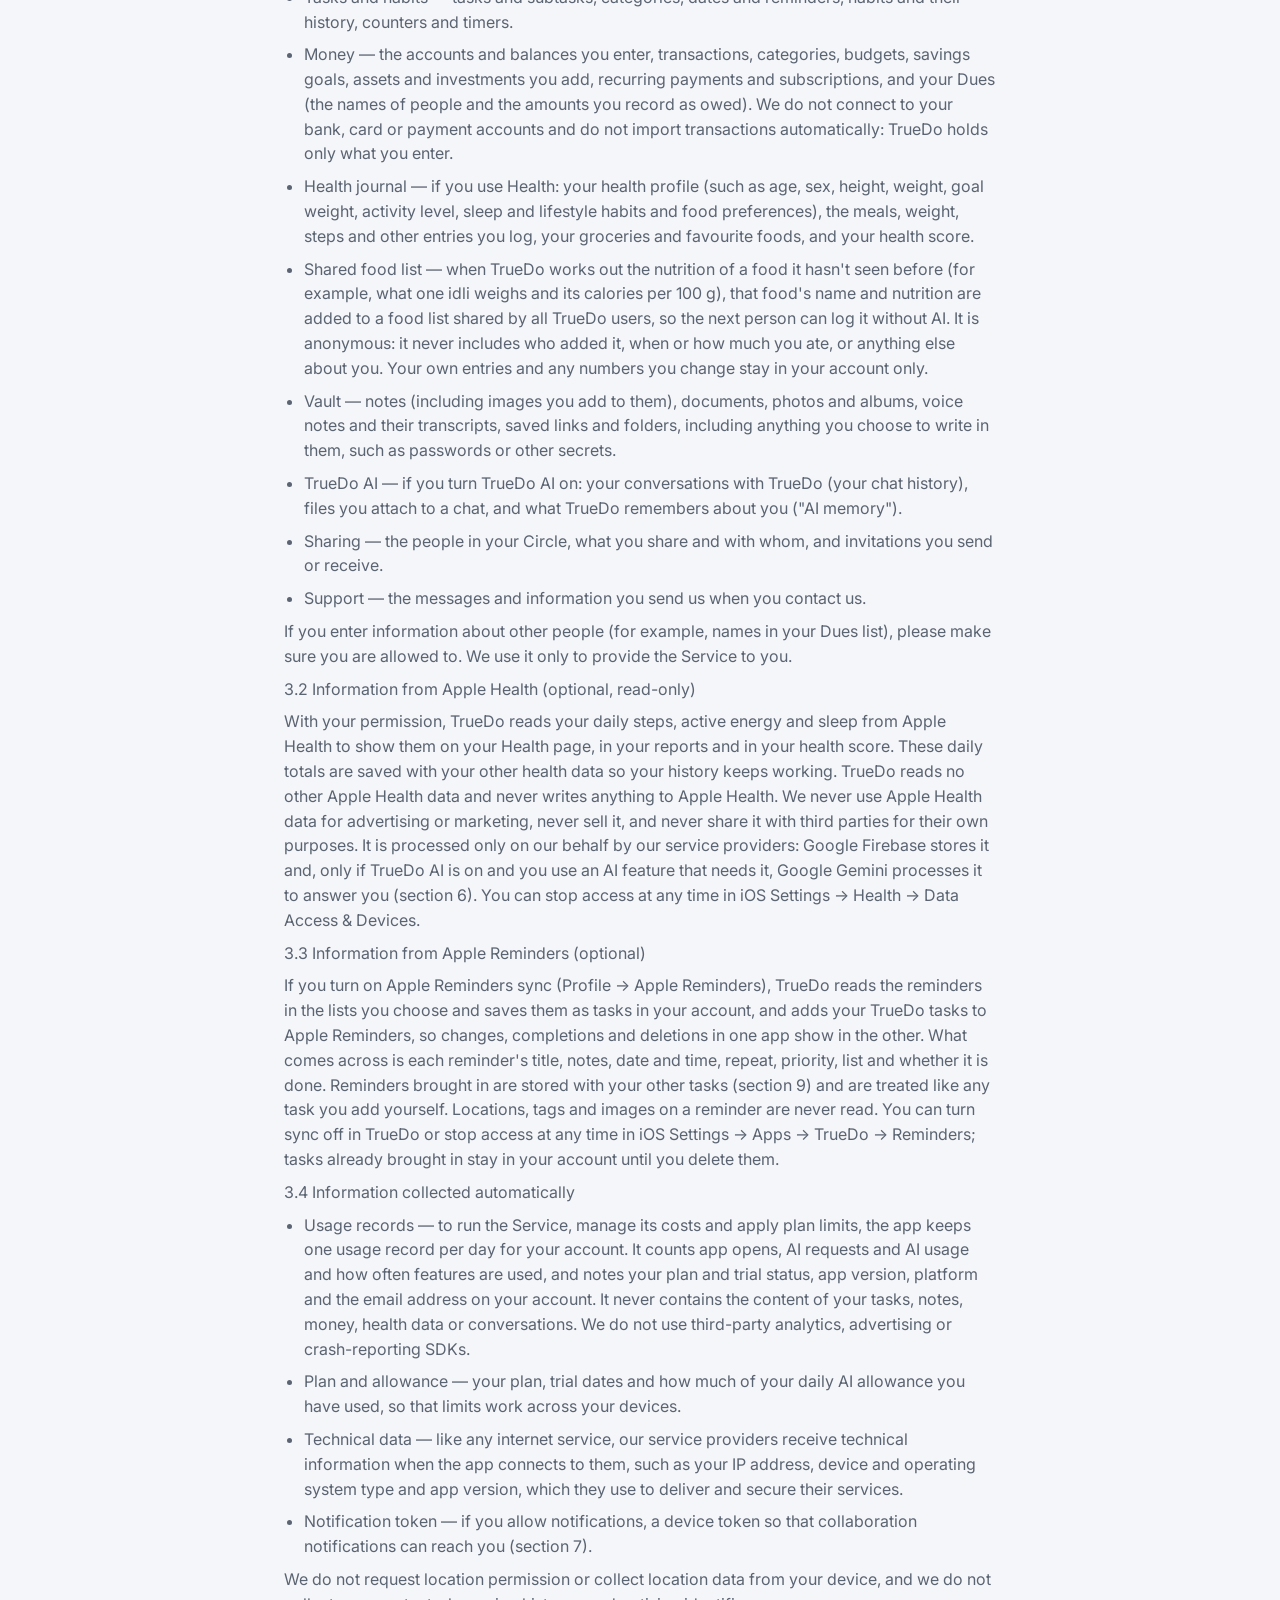
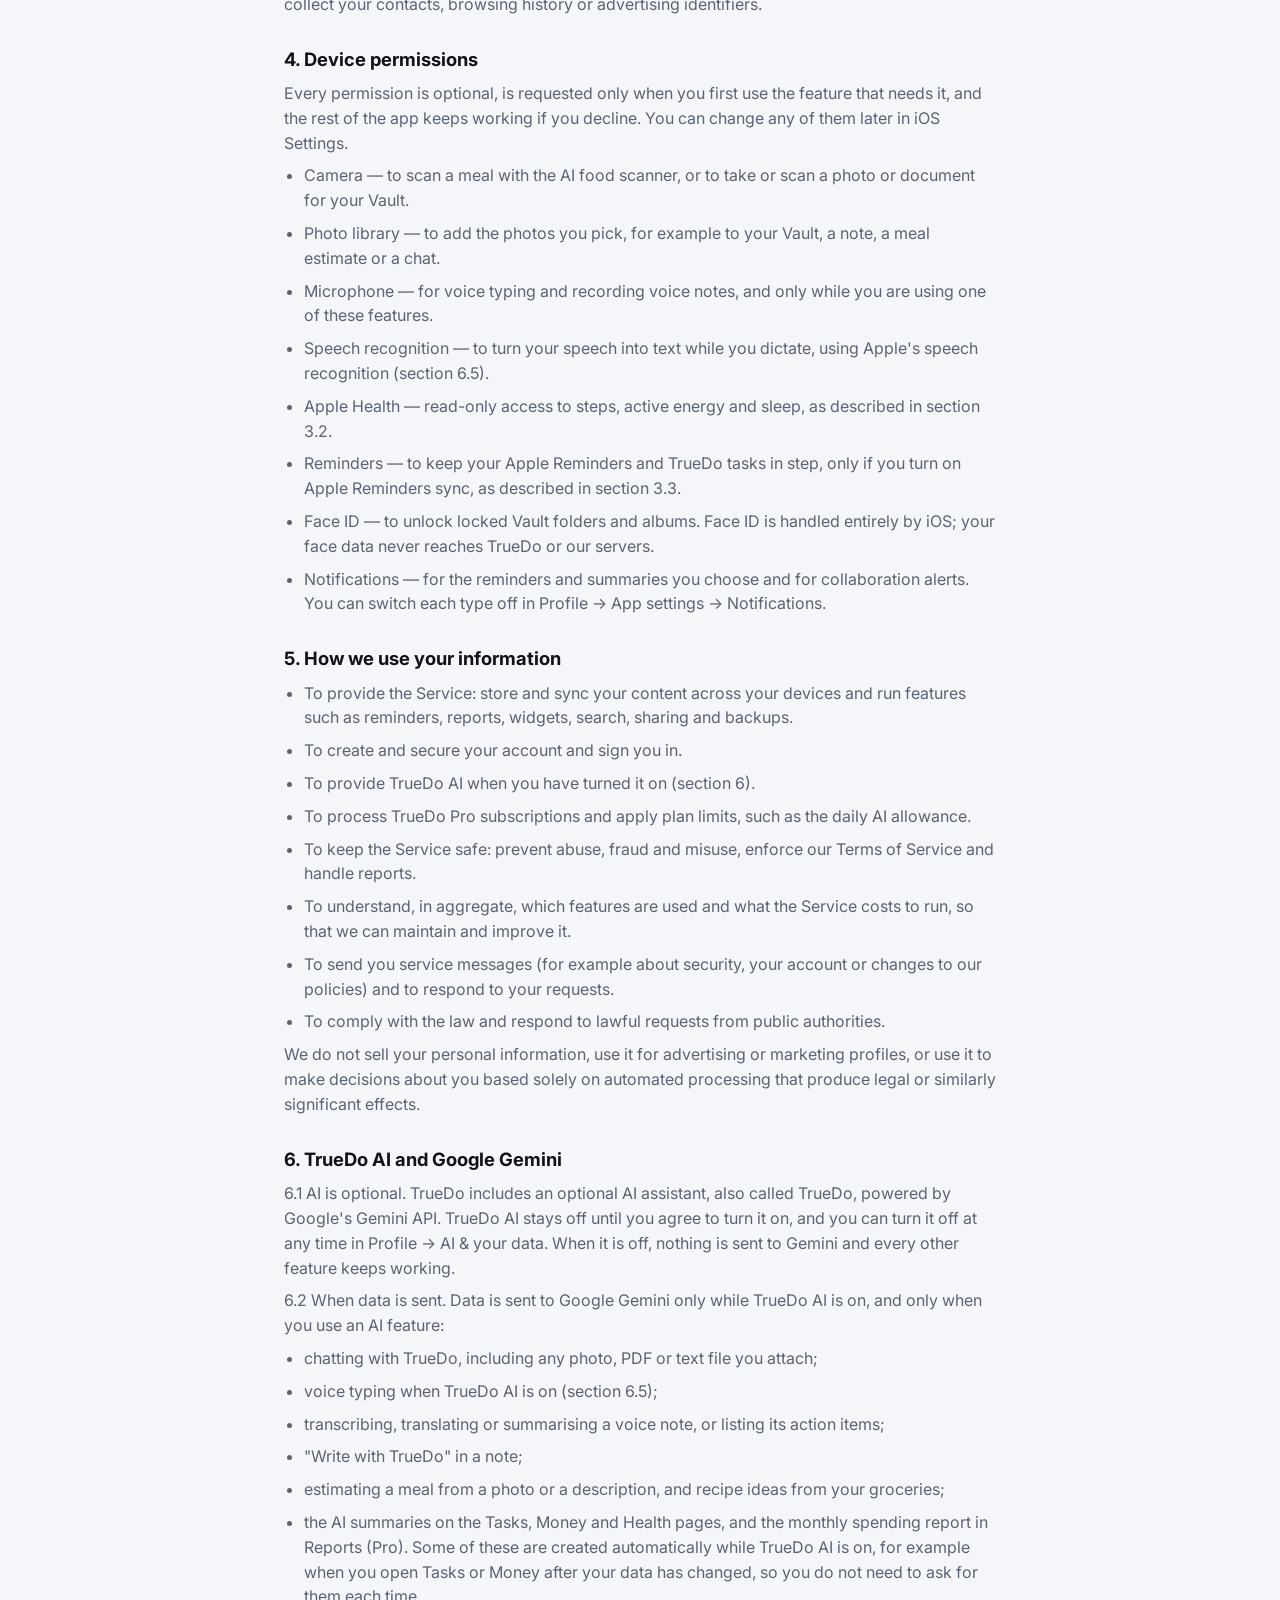
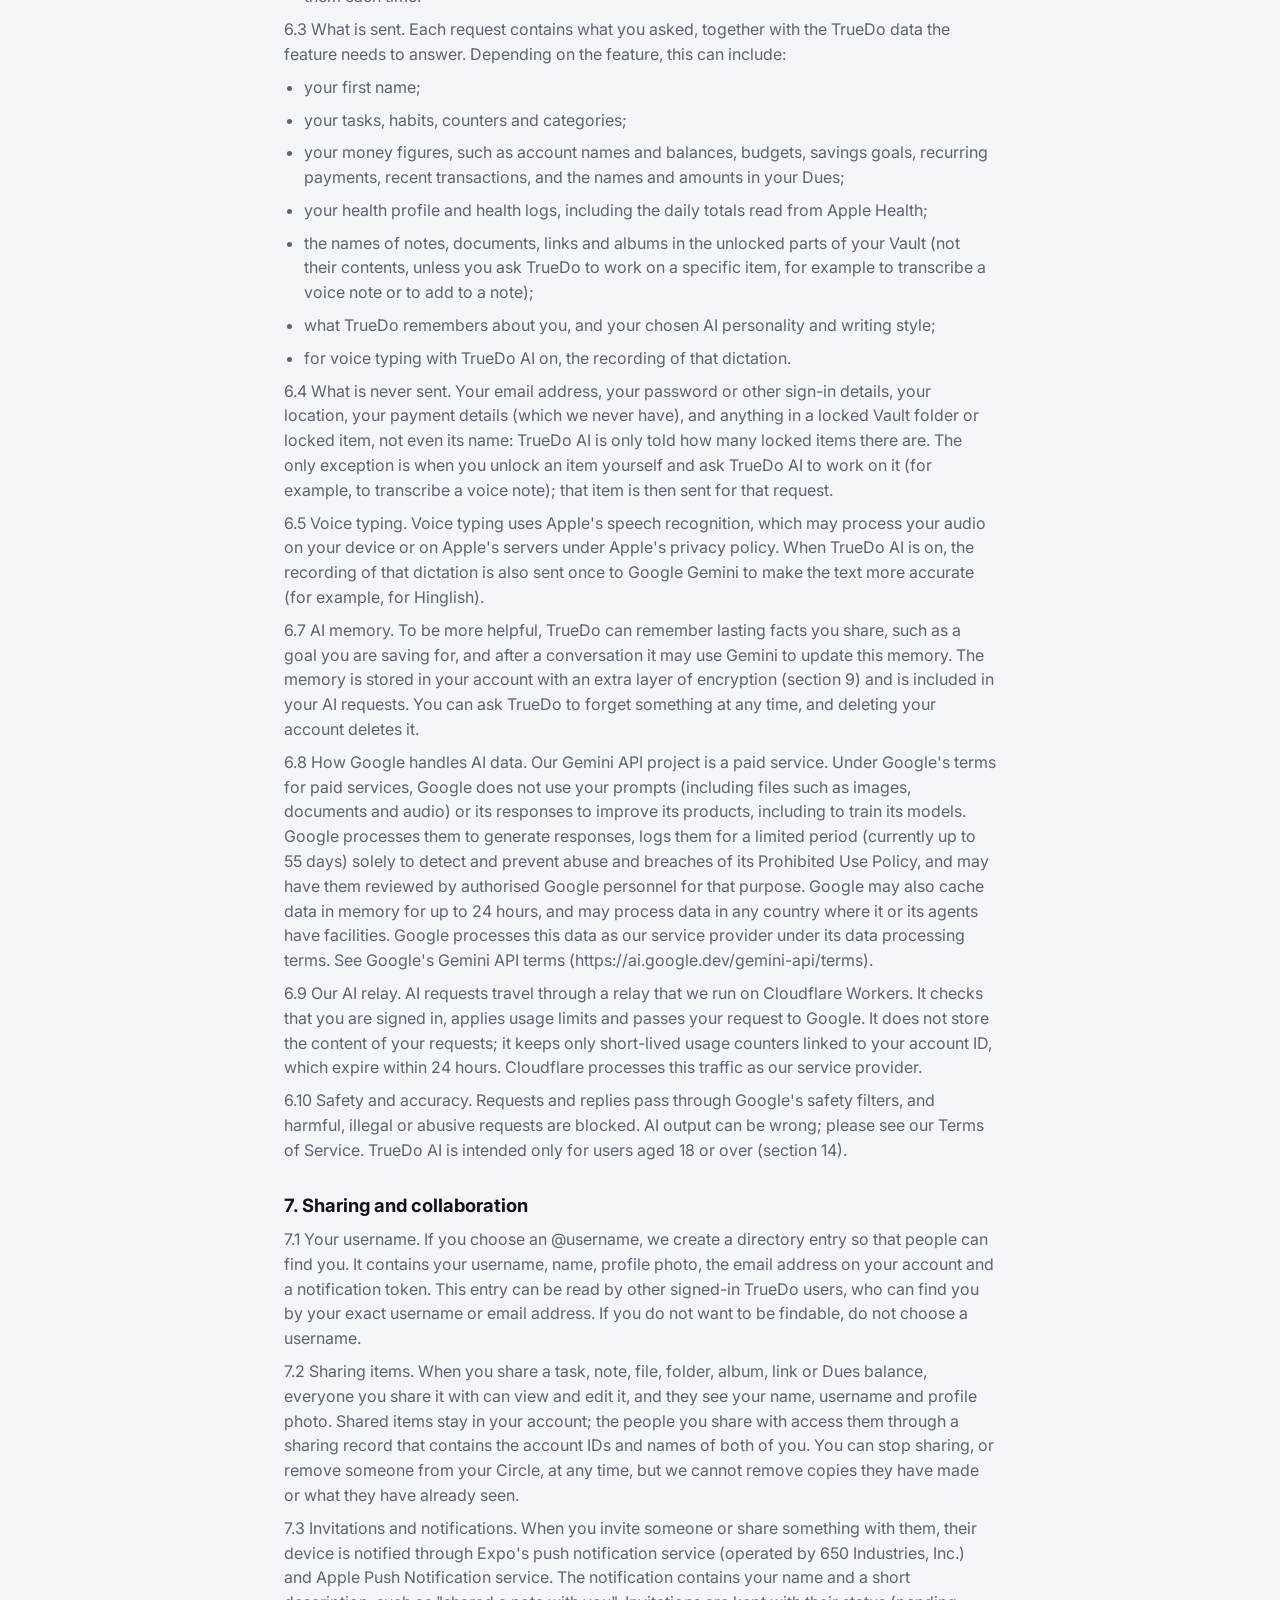
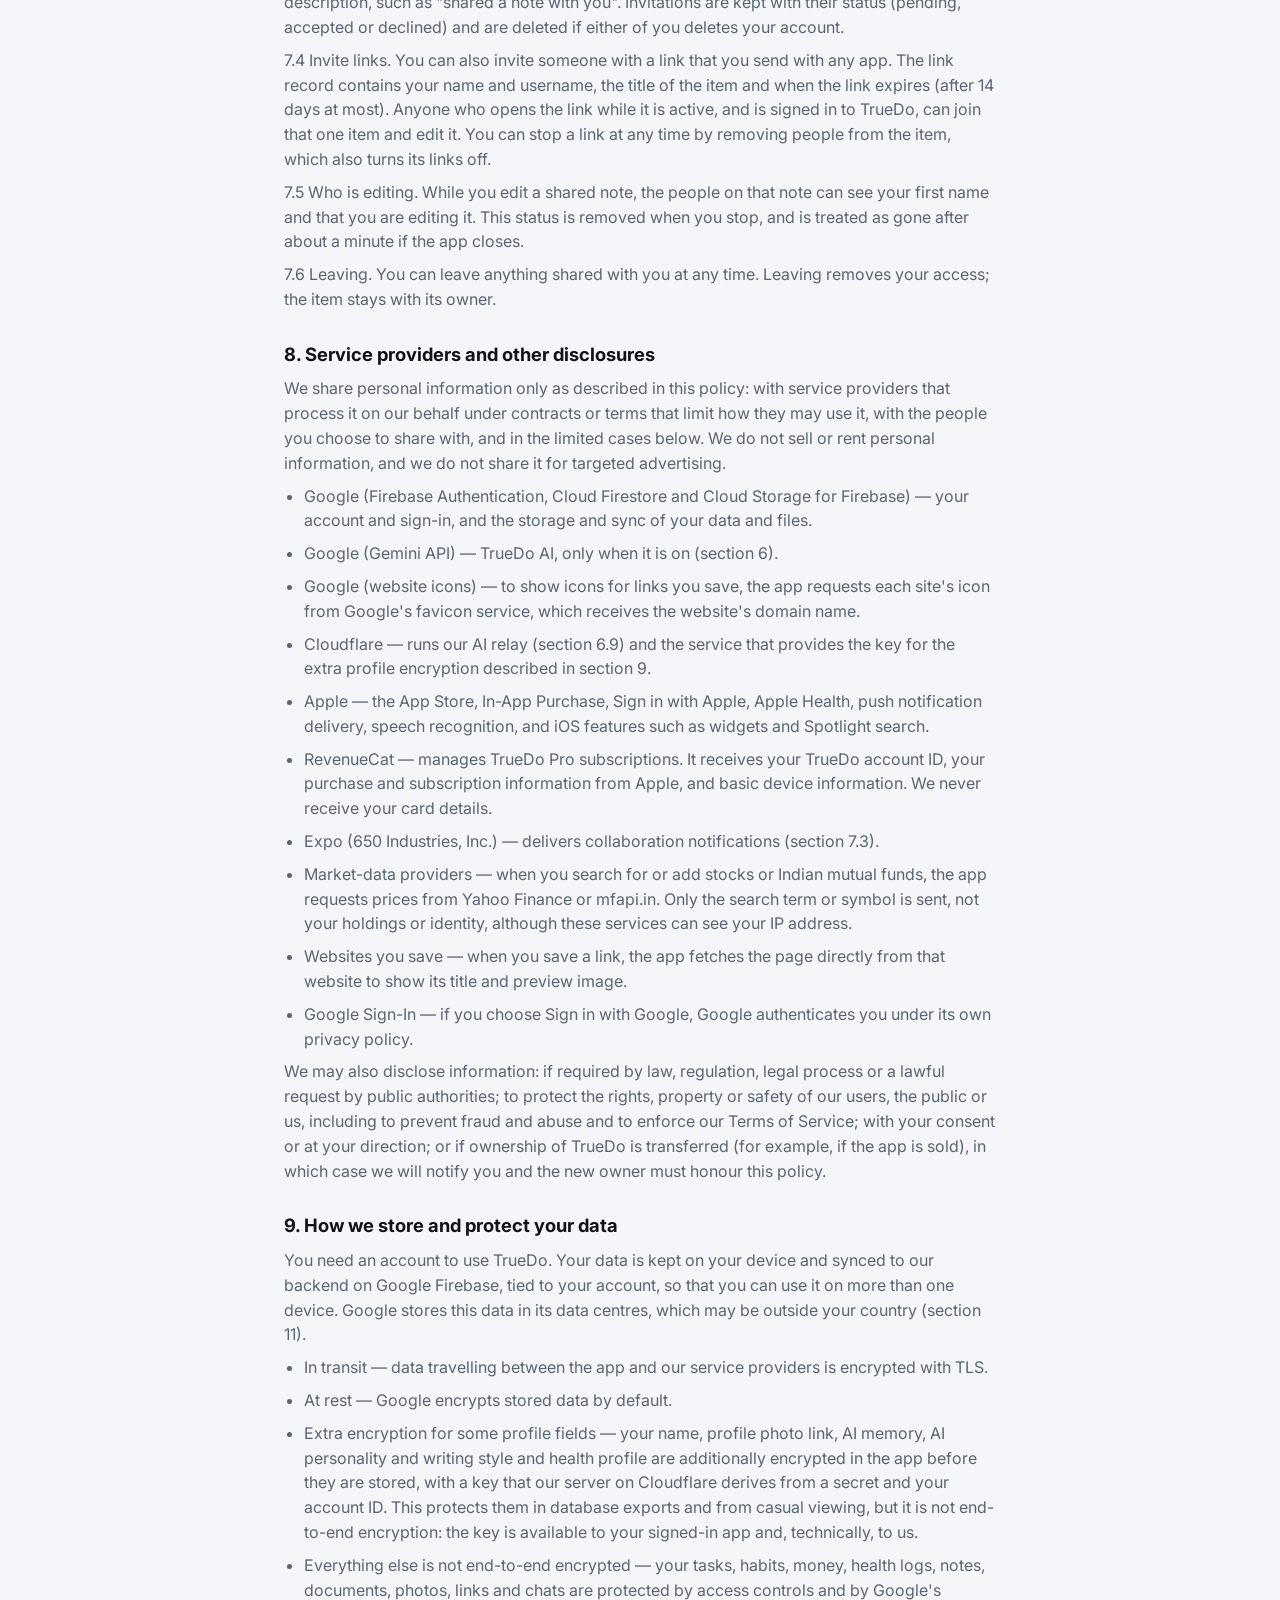
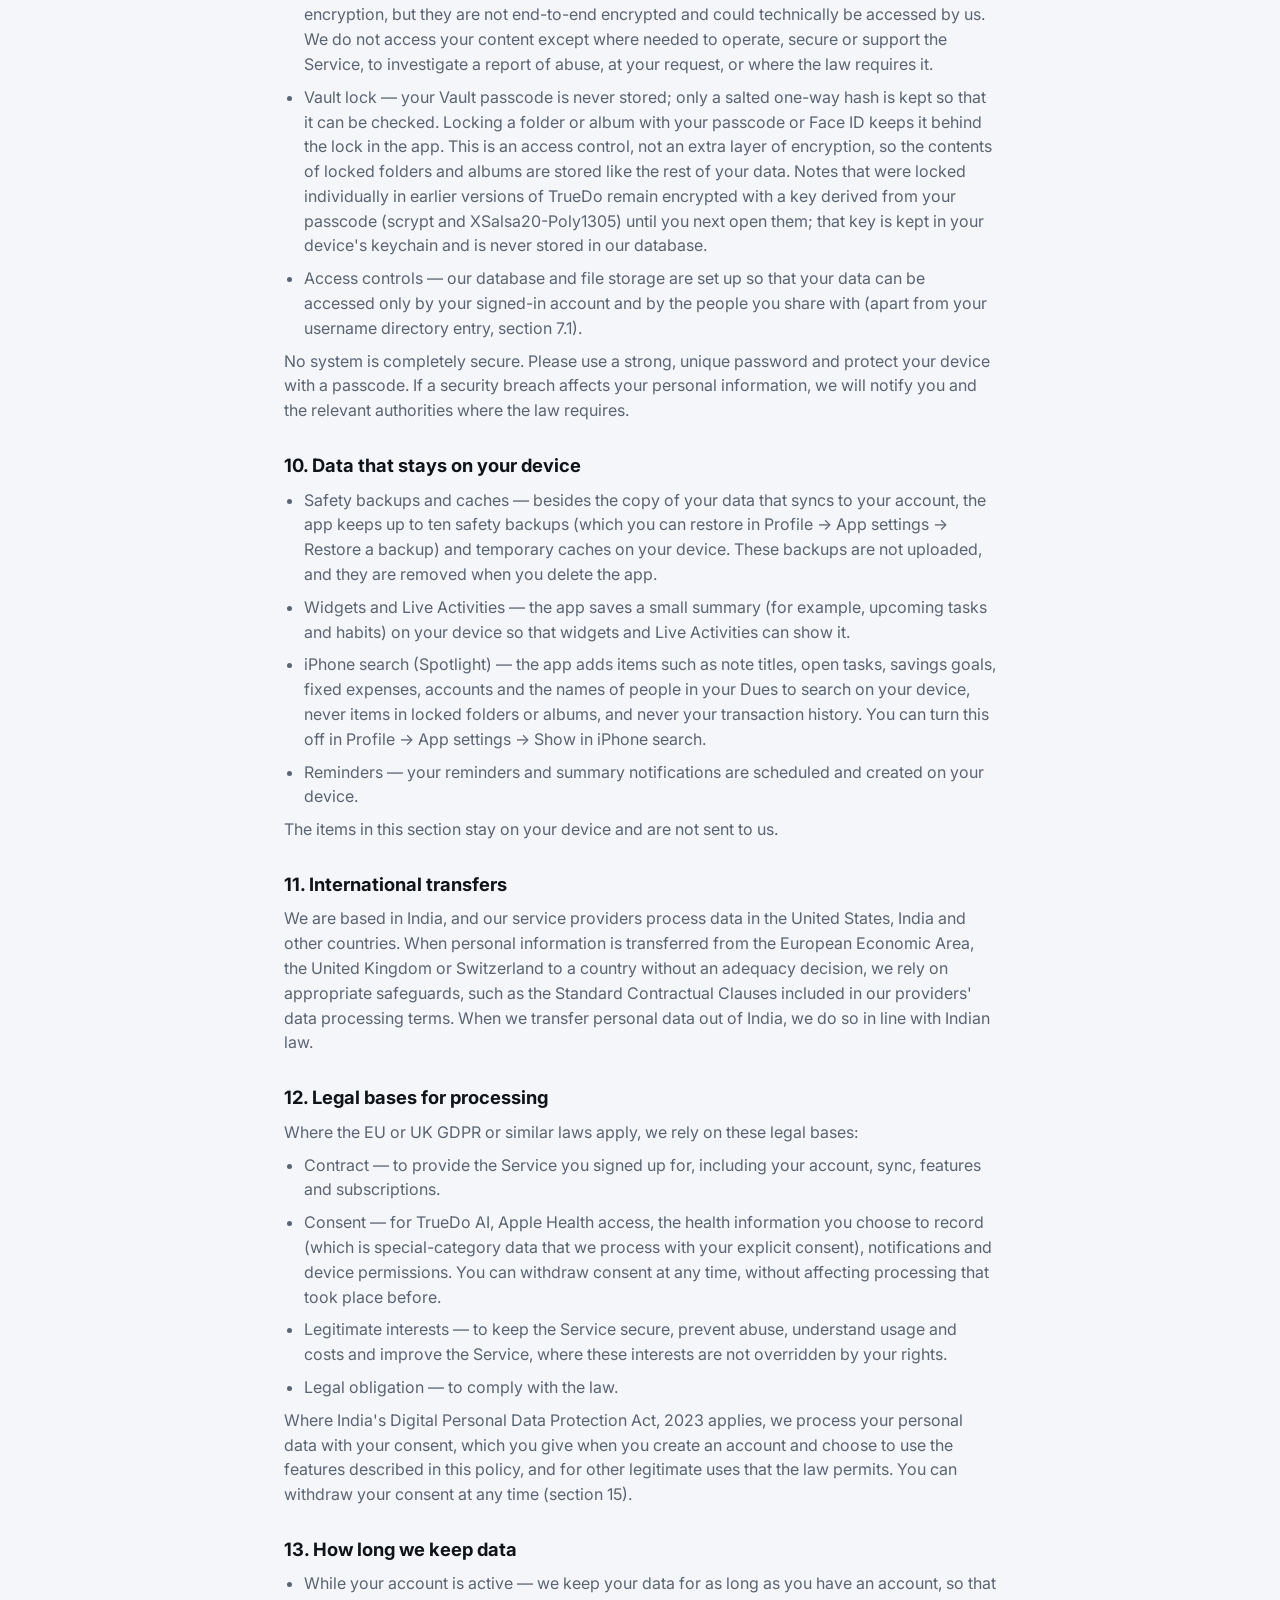
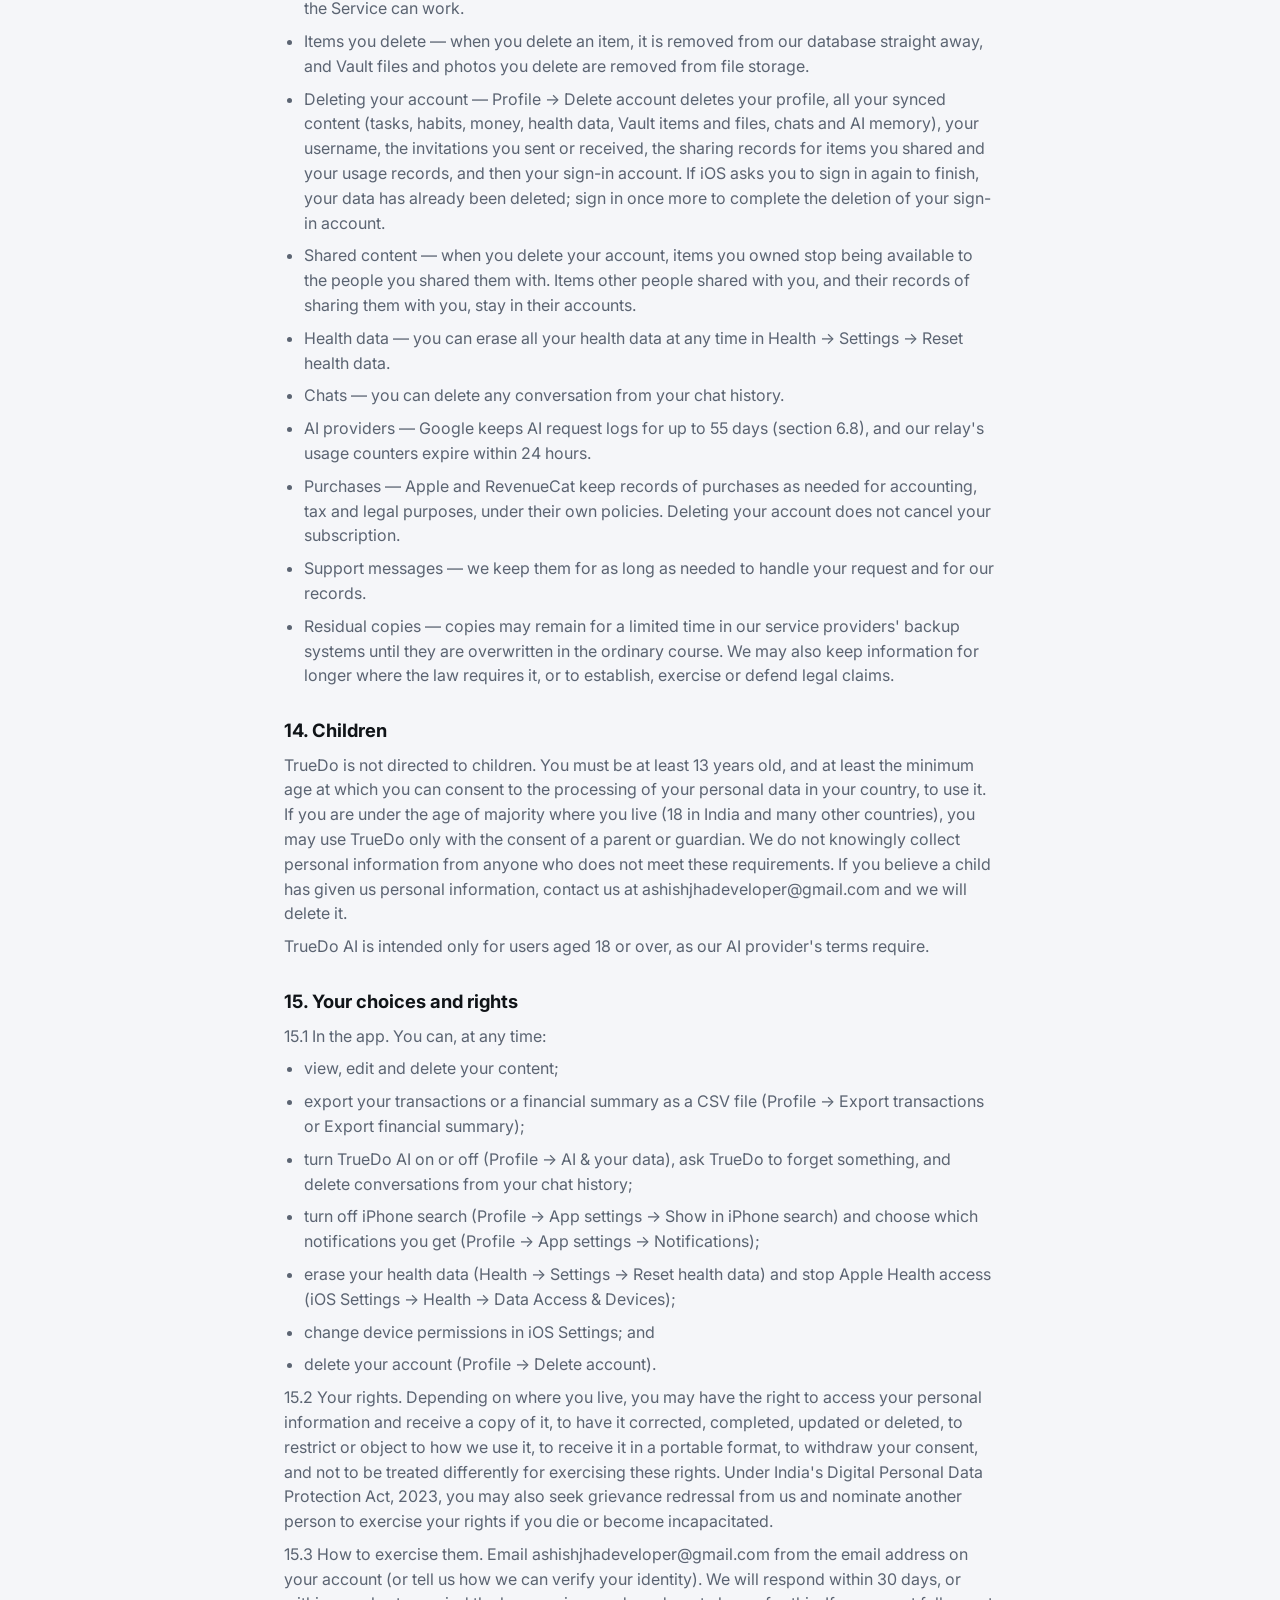
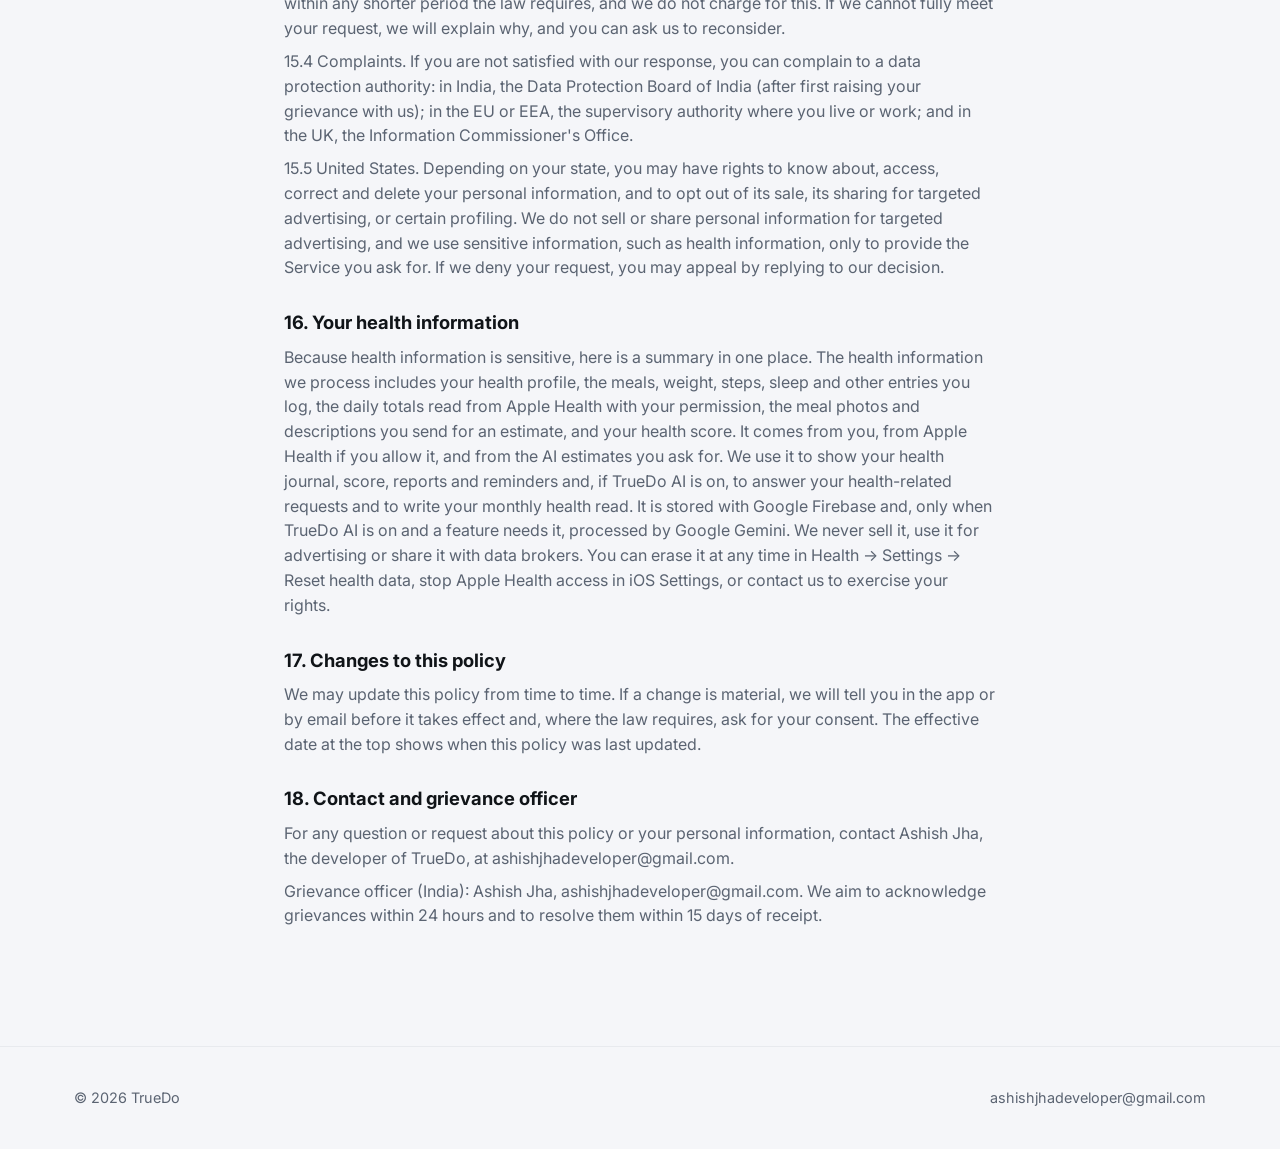
<file: privacy.html>
<!DOCTYPE html>
<html lang="en" data-theme="light">
<head>
  <meta charset="UTF-8" />
  <meta name="viewport" content="width=device-width, initial-scale=1.0" />
  <title>Privacy Policy — TrueDo</title>
  <meta name="description" content="How TrueDo collects, uses, stores and protects your information." />
  <link rel="icon" href="assets/icon.svg" />
  <link rel="stylesheet" href="assets/styles.css" />
  <script src="assets/site.js"></script>
  <script src="assets/legal-data.js"></script>
</head>
<body>
  <div class="aura-bg"></div>
  <nav class="nav"><div class="wrap nav-inner">
    <a class="brand" href="index.html"><span class="brand-mark">⚡</span> TrueDo</a>
    <div class="nav-links">
      <a href="index.html">Home</a><a href="terms.html">Terms</a><a href="support.html">Support</a>
      <button class="theme-toggle" data-theme-toggle><span data-theme-icon>☾</span></button>
    </div>
  </div></nav>
  <section class="section"><div class="wrap doc">
    <a href="index.html" class="chip">← Back to home</a>
    <h1 class="h1 mt-2">Privacy Policy</h1>
    <div id="doc" class="mt-3"><p>This Privacy Policy explains how TrueDo collects, uses, shares, stores and protects your personal information when you use the TrueDo app for iPhone and iPad and the related services we provide (together, the "Service"), and the choices and rights you have. In this policy, "TrueDo", "we", "us" and "our" mean Ashish Jha, the individual developer who provides the Service. Please read it together with our Terms of Service. If you do not agree with this policy, please do not use the Service.</p><p class="note">Effective October 25, 2026</p><h2>1. Key points</h2><ul><li>We collect the information you give us, such as your account details and the content you create, and the limited technical and usage information we need to run the Service.</li><li>Your data is stored with Google Firebase. It is encrypted in transit and at rest, and some profile fields get an extra layer of encryption, but your tasks, money, health logs, notes and other content are not end-to-end encrypted (section 9).</li><li>TrueDo AI is optional and stays off until you turn it on. When it is on and you use an AI feature, the data that feature needs, including your first name, is sent to Google Gemini, which does not use it to train its models. Your email address, password, location and locked Vault items are never sent (section 6). You can turn TrueDo AI off at any time in Profile → AI &amp; your data.</li><li>Apple Health access is optional and read-only: steps, active energy and sleep. TrueDo never writes to Apple Health.</li><li>Apple Reminders sync is optional and off until you turn it on. When it is on, your reminders and TrueDo tasks are kept in step both ways (section 3.3).</li><li>We do not sell your personal information, show ads, use third-party advertising, analytics or tracking SDKs, or track you across other companies' apps and websites.</li><li>You can edit, export and delete your data, and delete your account, in the app at any time (section 15).</li></ul><h2>2. Who we are</h2><p>TrueDo is a personal organiser for your tasks and habits, money, health journal and private notes and documents. It is developed and operated by Ashish Jha, an individual developer based in India, who is responsible for your personal information under this policy (the "controller" under the EU and UK GDPR, and the "data fiduciary" under India's Digital Personal Data Protection Act, 2023).</p><p>You can contact us at ashishjhadeveloper@gmail.com. Our grievance officer is named in section 18.</p><h2>3. Information we collect</h2><p>3.1 Information you give us</p><ul><li>Account details — your email address and how you sign in. If you sign up with an email address and password, your password is handled by Google Firebase Authentication and is never visible to us. If you use Sign in with Apple or Sign in with Google, we receive the name and email address that Apple or Google shares with us (Apple lets you hide your real email address). We never receive your Apple or Google password.</li><li>Profile — your name, an optional profile photo, an optional @username, and your settings (for example currency, appearance, notifications, and TrueDo's personality and writing style).</li><li>Tasks and habits — tasks and subtasks, categories, dates and reminders, habits and their history, counters and timers.</li><li>Money — the accounts and balances you enter, transactions, categories, budgets, savings goals, assets and investments you add, recurring payments and subscriptions, and your Dues (the names of people and the amounts you record as owed). We do not connect to your bank, card or payment accounts and do not import transactions automatically: TrueDo holds only what you enter.</li><li>Health journal — if you use Health: your health profile (such as age, sex, height, weight, goal weight, activity level, sleep and lifestyle habits and food preferences), the meals, weight, steps and other entries you log, your groceries and favourite foods, and your health score.</li><li>Shared food list — when TrueDo works out the nutrition of a food it hasn't seen before (for example, what one idli weighs and its calories per 100 g), that food's name and nutrition are added to a food list shared by all TrueDo users, so the next person can log it without AI. It is anonymous: it never includes who added it, when or how much you ate, or anything else about you. Your own entries and any numbers you change stay in your account only.</li><li>Vault — notes (including images you add to them), documents, photos and albums, voice notes and their transcripts, saved links and folders, including anything you choose to write in them, such as passwords or other secrets.</li><li>TrueDo AI — if you turn TrueDo AI on: your conversations with TrueDo (your chat history), files you attach to a chat, and what TrueDo remembers about you ("AI memory").</li><li>Sharing — the people in your Circle, what you share and with whom, and invitations you send or receive.</li><li>Support — the messages and information you send us when you contact us.</li></ul><p>If you enter information about other people (for example, names in your Dues list), please make sure you are allowed to. We use it only to provide the Service to you.</p><p>3.2 Information from Apple Health (optional, read-only)</p><p>With your permission, TrueDo reads your daily steps, active energy and sleep from Apple Health to show them on your Health page, in your reports and in your health score. These daily totals are saved with your other health data so your history keeps working. TrueDo reads no other Apple Health data and never writes anything to Apple Health. We never use Apple Health data for advertising or marketing, never sell it, and never share it with third parties for their own purposes. It is processed only on our behalf by our service providers: Google Firebase stores it and, only if TrueDo AI is on and you use an AI feature that needs it, Google Gemini processes it to answer you (section 6). You can stop access at any time in iOS Settings → Health → Data Access &amp; Devices.</p><p>3.3 Information from Apple Reminders (optional)</p><p>If you turn on Apple Reminders sync (Profile → Apple Reminders), TrueDo reads the reminders in the lists you choose and saves them as tasks in your account, and adds your TrueDo tasks to Apple Reminders, so changes, completions and deletions in one app show in the other. What comes across is each reminder's title, notes, date and time, repeat, priority, list and whether it is done. Reminders brought in are stored with your other tasks (section 9) and are treated like any task you add yourself. Locations, tags and images on a reminder are never read. You can turn sync off in TrueDo or stop access at any time in iOS Settings → Apps → TrueDo → Reminders; tasks already brought in stay in your account until you delete them.</p><p>3.4 Information collected automatically</p><ul><li>Usage records — to run the Service, manage its costs and apply plan limits, the app keeps one usage record per day for your account. It counts app opens, AI requests and AI usage and how often features are used, and notes your plan and trial status, app version, platform and the email address on your account. It never contains the content of your tasks, notes, money, health data or conversations. We do not use third-party analytics, advertising or crash-reporting SDKs.</li><li>Plan and allowance — your plan, trial dates and how much of your daily AI allowance you have used, so that limits work across your devices.</li><li>Technical data — like any internet service, our service providers receive technical information when the app connects to them, such as your IP address, device and operating system type and app version, which they use to deliver and secure their services.</li><li>Notification token — if you allow notifications, a device token so that collaboration notifications can reach you (section 7).</li></ul><p>We do not request location permission or collect location data from your device, and we do not collect your contacts, browsing history or advertising identifiers.</p><h2>4. Device permissions</h2><p>Every permission is optional, is requested only when you first use the feature that needs it, and the rest of the app keeps working if you decline. You can change any of them later in iOS Settings.</p><ul><li>Camera — to scan a meal with the AI food scanner, or to take or scan a photo or document for your Vault.</li><li>Photo library — to add the photos you pick, for example to your Vault, a note, a meal estimate or a chat.</li><li>Microphone — for voice typing and recording voice notes, and only while you are using one of these features.</li><li>Speech recognition — to turn your speech into text while you dictate, using Apple's speech recognition (section 6.5).</li><li>Apple Health — read-only access to steps, active energy and sleep, as described in section 3.2.</li><li>Reminders — to keep your Apple Reminders and TrueDo tasks in step, only if you turn on Apple Reminders sync, as described in section 3.3.</li><li>Face ID — to unlock locked Vault folders and albums. Face ID is handled entirely by iOS; your face data never reaches TrueDo or our servers.</li><li>Notifications — for the reminders and summaries you choose and for collaboration alerts. You can switch each type off in Profile → App settings → Notifications.</li></ul><h2>5. How we use your information</h2><ul><li>To provide the Service: store and sync your content across your devices and run features such as reminders, reports, widgets, search, sharing and backups.</li><li>To create and secure your account and sign you in.</li><li>To provide TrueDo AI when you have turned it on (section 6).</li><li>To process TrueDo Pro subscriptions and apply plan limits, such as the daily AI allowance.</li><li>To keep the Service safe: prevent abuse, fraud and misuse, enforce our Terms of Service and handle reports.</li><li>To understand, in aggregate, which features are used and what the Service costs to run, so that we can maintain and improve it.</li><li>To send you service messages (for example about security, your account or changes to our policies) and to respond to your requests.</li><li>To comply with the law and respond to lawful requests from public authorities.</li></ul><p>We do not sell your personal information, use it for advertising or marketing profiles, or use it to make decisions about you based solely on automated processing that produce legal or similarly significant effects.</p><h2>6. TrueDo AI and Google Gemini</h2><p>6.1 AI is optional. TrueDo includes an optional AI assistant, also called TrueDo, powered by Google's Gemini API. TrueDo AI stays off until you agree to turn it on, and you can turn it off at any time in Profile → AI &amp; your data. When it is off, nothing is sent to Gemini and every other feature keeps working.</p><p>6.2 When data is sent. Data is sent to Google Gemini only while TrueDo AI is on, and only when you use an AI feature:</p><ul><li>chatting with TrueDo, including any photo, PDF or text file you attach;</li><li>voice typing when TrueDo AI is on (section 6.5);</li><li>transcribing, translating or summarising a voice note, or listing its action items;</li><li>"Write with TrueDo" in a note;</li><li>estimating a meal from a photo or a description, and recipe ideas from your groceries;</li><li>the AI summaries on the Tasks, Money and Health pages, and the monthly spending report in Reports (Pro). Some of these are created automatically while TrueDo AI is on, for example when you open Tasks or Money after your data has changed, so you do not need to ask for them each time.</li></ul><p>6.3 What is sent. Each request contains what you asked, together with the TrueDo data the feature needs to answer. Depending on the feature, this can include:</p><ul><li>your first name;</li><li>your tasks, habits, counters and categories;</li><li>your money figures, such as account names and balances, budgets, savings goals, recurring payments, recent transactions, and the names and amounts in your Dues;</li><li>your health profile and health logs, including the daily totals read from Apple Health;</li><li>the names of notes, documents, links and albums in the unlocked parts of your Vault (not their contents, unless you ask TrueDo to work on a specific item, for example to transcribe a voice note or to add to a note);</li><li>what TrueDo remembers about you, and your chosen AI personality and writing style;</li><li>for voice typing with TrueDo AI on, the recording of that dictation.</li></ul><p>6.4 What is never sent. Your email address, your password or other sign-in details, your location, your payment details (which we never have), and anything in a locked Vault folder or locked item, not even its name: TrueDo AI is only told how many locked items there are. The only exception is when you unlock an item yourself and ask TrueDo AI to work on it (for example, to transcribe a voice note); that item is then sent for that request.</p><p>6.5 Voice typing. Voice typing uses Apple's speech recognition, which may process your audio on your device or on Apple's servers under Apple's privacy policy. When TrueDo AI is on, the recording of that dictation is also sent once to Google Gemini to make the text more accurate (for example, for Hinglish).</p><p>6.7 AI memory. To be more helpful, TrueDo can remember lasting facts you share, such as a goal you are saving for, and after a conversation it may use Gemini to update this memory. The memory is stored in your account with an extra layer of encryption (section 9) and is included in your AI requests. You can ask TrueDo to forget something at any time, and deleting your account deletes it.</p><p>6.8 How Google handles AI data. Our Gemini API project is a paid service. Under Google's terms for paid services, Google does not use your prompts (including files such as images, documents and audio) or its responses to improve its products, including to train its models. Google processes them to generate responses, logs them for a limited period (currently up to 55 days) solely to detect and prevent abuse and breaches of its Prohibited Use Policy, and may have them reviewed by authorised Google personnel for that purpose. Google may also cache data in memory for up to 24 hours, and may process data in any country where it or its agents have facilities. Google processes this data as our service provider under its data processing terms. See Google's Gemini API terms (https://ai.google.dev/gemini-api/terms).</p><p>6.9 Our AI relay. AI requests travel through a relay that we run on Cloudflare Workers. It checks that you are signed in, applies usage limits and passes your request to Google. It does not store the content of your requests; it keeps only short-lived usage counters linked to your account ID, which expire within 24 hours. Cloudflare processes this traffic as our service provider.</p><p>6.10 Safety and accuracy. Requests and replies pass through Google's safety filters, and harmful, illegal or abusive requests are blocked. AI output can be wrong; please see our Terms of Service. TrueDo AI is intended only for users aged 18 or over (section 14).</p><h2>7. Sharing and collaboration</h2><p>7.1 Your username. If you choose an @username, we create a directory entry so that people can find you. It contains your username, name, profile photo, the email address on your account and a notification token. This entry can be read by other signed-in TrueDo users, who can find you by your exact username or email address. If you do not want to be findable, do not choose a username.</p><p>7.2 Sharing items. When you share a task, note, file, folder, album, link or Dues balance, everyone you share it with can view and edit it, and they see your name, username and profile photo. Shared items stay in your account; the people you share with access them through a sharing record that contains the account IDs and names of both of you. You can stop sharing, or remove someone from your Circle, at any time, but we cannot remove copies they have made or what they have already seen.</p><p>7.3 Invitations and notifications. When you invite someone or share something with them, their device is notified through Expo's push notification service (operated by 650 Industries, Inc.) and Apple Push Notification service. The notification contains your name and a short description, such as "shared a note with you". Invitations are kept with their status (pending, accepted or declined) and are deleted if either of you deletes your account.</p><p>7.4 Invite links. You can also invite someone with a link that you send with any app. The link record contains your name and username, the title of the item and when the link expires (after 14 days at most). Anyone who opens the link while it is active, and is signed in to TrueDo, can join that one item and edit it. You can stop a link at any time by removing people from the item, which also turns its links off.</p><p>7.5 Who is editing. While you edit a shared note, the people on that note can see your first name and that you are editing it. This status is removed when you stop, and is treated as gone after about a minute if the app closes.</p><p>7.6 Leaving. You can leave anything shared with you at any time. Leaving removes your access; the item stays with its owner.</p><h2>8. Service providers and other disclosures</h2><p>We share personal information only as described in this policy: with service providers that process it on our behalf under contracts or terms that limit how they may use it, with the people you choose to share with, and in the limited cases below. We do not sell or rent personal information, and we do not share it for targeted advertising.</p><ul><li>Google (Firebase Authentication, Cloud Firestore and Cloud Storage for Firebase) — your account and sign-in, and the storage and sync of your data and files.</li><li>Google (Gemini API) — TrueDo AI, only when it is on (section 6).</li><li>Google (website icons) — to show icons for links you save, the app requests each site's icon from Google's favicon service, which receives the website's domain name.</li><li>Cloudflare — runs our AI relay (section 6.9) and the service that provides the key for the extra profile encryption described in section 9.</li><li>Apple — the App Store, In-App Purchase, Sign in with Apple, Apple Health, push notification delivery, speech recognition, and iOS features such as widgets and Spotlight search.</li><li>RevenueCat — manages TrueDo Pro subscriptions. It receives your TrueDo account ID, your purchase and subscription information from Apple, and basic device information. We never receive your card details.</li><li>Expo (650 Industries, Inc.) — delivers collaboration notifications (section 7.3).</li><li>Market-data providers — when you search for or add stocks or Indian mutual funds, the app requests prices from Yahoo Finance or mfapi.in. Only the search term or symbol is sent, not your holdings or identity, although these services can see your IP address.</li><li>Websites you save — when you save a link, the app fetches the page directly from that website to show its title and preview image.</li><li>Google Sign-In — if you choose Sign in with Google, Google authenticates you under its own privacy policy.</li></ul><p>We may also disclose information: if required by law, regulation, legal process or a lawful request by public authorities; to protect the rights, property or safety of our users, the public or us, including to prevent fraud and abuse and to enforce our Terms of Service; with your consent or at your direction; or if ownership of TrueDo is transferred (for example, if the app is sold), in which case we will notify you and the new owner must honour this policy.</p><h2>9. How we store and protect your data</h2><p>You need an account to use TrueDo. Your data is kept on your device and synced to our backend on Google Firebase, tied to your account, so that you can use it on more than one device. Google stores this data in its data centres, which may be outside your country (section 11).</p><ul><li>In transit — data travelling between the app and our service providers is encrypted with TLS.</li><li>At rest — Google encrypts stored data by default.</li><li>Extra encryption for some profile fields — your name, profile photo link, AI memory, AI personality and writing style and health profile are additionally encrypted in the app before they are stored, with a key that our server on Cloudflare derives from a secret and your account ID. This protects them in database exports and from casual viewing, but it is not end-to-end encryption: the key is available to your signed-in app and, technically, to us.</li><li>Everything else is not end-to-end encrypted — your tasks, habits, money, health logs, notes, documents, photos, links and chats are protected by access controls and by Google's encryption, but they are not end-to-end encrypted and could technically be accessed by us. We do not access your content except where needed to operate, secure or support the Service, to investigate a report of abuse, at your request, or where the law requires it.</li><li>Vault lock — your Vault passcode is never stored; only a salted one-way hash is kept so that it can be checked. Locking a folder or album with your passcode or Face ID keeps it behind the lock in the app. This is an access control, not an extra layer of encryption, so the contents of locked folders and albums are stored like the rest of your data. Notes that were locked individually in earlier versions of TrueDo remain encrypted with a key derived from your passcode (scrypt and XSalsa20-Poly1305) until you next open them; that key is kept in your device's keychain and is never stored in our database.</li><li>Access controls — our database and file storage are set up so that your data can be accessed only by your signed-in account and by the people you share with (apart from your username directory entry, section 7.1).</li></ul><p>No system is completely secure. Please use a strong, unique password and protect your device with a passcode. If a security breach affects your personal information, we will notify you and the relevant authorities where the law requires.</p><h2>10. Data that stays on your device</h2><ul><li>Safety backups and caches — besides the copy of your data that syncs to your account, the app keeps up to ten safety backups (which you can restore in Profile → App settings → Restore a backup) and temporary caches on your device. These backups are not uploaded, and they are removed when you delete the app.</li><li>Widgets and Live Activities — the app saves a small summary (for example, upcoming tasks and habits) on your device so that widgets and Live Activities can show it.</li><li>iPhone search (Spotlight) — the app adds items such as note titles, open tasks, savings goals, fixed expenses, accounts and the names of people in your Dues to search on your device, never items in locked folders or albums, and never your transaction history. You can turn this off in Profile → App settings → Show in iPhone search.</li><li>Reminders — your reminders and summary notifications are scheduled and created on your device.</li></ul><p>The items in this section stay on your device and are not sent to us.</p><h2>11. International transfers</h2><p>We are based in India, and our service providers process data in the United States, India and other countries. When personal information is transferred from the European Economic Area, the United Kingdom or Switzerland to a country without an adequacy decision, we rely on appropriate safeguards, such as the Standard Contractual Clauses included in our providers' data processing terms. When we transfer personal data out of India, we do so in line with Indian law.</p><h2>12. Legal bases for processing</h2><p>Where the EU or UK GDPR or similar laws apply, we rely on these legal bases:</p><ul><li>Contract — to provide the Service you signed up for, including your account, sync, features and subscriptions.</li><li>Consent — for TrueDo AI, Apple Health access, the health information you choose to record (which is special-category data that we process with your explicit consent), notifications and device permissions. You can withdraw consent at any time, without affecting processing that took place before.</li><li>Legitimate interests — to keep the Service secure, prevent abuse, understand usage and costs and improve the Service, where these interests are not overridden by your rights.</li><li>Legal obligation — to comply with the law.</li></ul><p>Where India's Digital Personal Data Protection Act, 2023 applies, we process your personal data with your consent, which you give when you create an account and choose to use the features described in this policy, and for other legitimate uses that the law permits. You can withdraw your consent at any time (section 15).</p><h2>13. How long we keep data</h2><ul><li>While your account is active — we keep your data for as long as you have an account, so that the Service can work.</li><li>Items you delete — when you delete an item, it is removed from our database straight away, and Vault files and photos you delete are removed from file storage.</li><li>Deleting your account — Profile → Delete account deletes your profile, all your synced content (tasks, habits, money, health data, Vault items and files, chats and AI memory), your username, the invitations you sent or received, the sharing records for items you shared and your usage records, and then your sign-in account. If iOS asks you to sign in again to finish, your data has already been deleted; sign in once more to complete the deletion of your sign-in account.</li><li>Shared content — when you delete your account, items you owned stop being available to the people you shared them with. Items other people shared with you, and their records of sharing them with you, stay in their accounts.</li><li>Health data — you can erase all your health data at any time in Health → Settings → Reset health data.</li><li>Chats — you can delete any conversation from your chat history.</li><li>AI providers — Google keeps AI request logs for up to 55 days (section 6.8), and our relay's usage counters expire within 24 hours.</li><li>Purchases — Apple and RevenueCat keep records of purchases as needed for accounting, tax and legal purposes, under their own policies. Deleting your account does not cancel your subscription.</li><li>Support messages — we keep them for as long as needed to handle your request and for our records.</li><li>Residual copies — copies may remain for a limited time in our service providers' backup systems until they are overwritten in the ordinary course. We may also keep information for longer where the law requires it, or to establish, exercise or defend legal claims.</li></ul><h2>14. Children</h2><p>TrueDo is not directed to children. You must be at least 13 years old, and at least the minimum age at which you can consent to the processing of your personal data in your country, to use it. If you are under the age of majority where you live (18 in India and many other countries), you may use TrueDo only with the consent of a parent or guardian. We do not knowingly collect personal information from anyone who does not meet these requirements. If you believe a child has given us personal information, contact us at ashishjhadeveloper@gmail.com and we will delete it.</p><p>TrueDo AI is intended only for users aged 18 or over, as our AI provider's terms require.</p><h2>15. Your choices and rights</h2><p>15.1 In the app. You can, at any time:</p><ul><li>view, edit and delete your content;</li><li>export your transactions or a financial summary as a CSV file (Profile → Export transactions or Export financial summary);</li><li>turn TrueDo AI on or off (Profile → AI &amp; your data), ask TrueDo to forget something, and delete conversations from your chat history;</li><li>turn off iPhone search (Profile → App settings → Show in iPhone search) and choose which notifications you get (Profile → App settings → Notifications);</li><li>erase your health data (Health → Settings → Reset health data) and stop Apple Health access (iOS Settings → Health → Data Access &amp; Devices);</li><li>change device permissions in iOS Settings; and</li><li>delete your account (Profile → Delete account).</li></ul><p>15.2 Your rights. Depending on where you live, you may have the right to access your personal information and receive a copy of it, to have it corrected, completed, updated or deleted, to restrict or object to how we use it, to receive it in a portable format, to withdraw your consent, and not to be treated differently for exercising these rights. Under India's Digital Personal Data Protection Act, 2023, you may also seek grievance redressal from us and nominate another person to exercise your rights if you die or become incapacitated.</p><p>15.3 How to exercise them. Email ashishjhadeveloper@gmail.com from the email address on your account (or tell us how we can verify your identity). We will respond within 30 days, or within any shorter period the law requires, and we do not charge for this. If we cannot fully meet your request, we will explain why, and you can ask us to reconsider.</p><p>15.4 Complaints. If you are not satisfied with our response, you can complain to a data protection authority: in India, the Data Protection Board of India (after first raising your grievance with us); in the EU or EEA, the supervisory authority where you live or work; and in the UK, the Information Commissioner's Office.</p><p>15.5 United States. Depending on your state, you may have rights to know about, access, correct and delete your personal information, and to opt out of its sale, its sharing for targeted advertising, or certain profiling. We do not sell or share personal information for targeted advertising, and we use sensitive information, such as health information, only to provide the Service you ask for. If we deny your request, you may appeal by replying to our decision.</p><h2>16. Your health information</h2><p>Because health information is sensitive, here is a summary in one place. The health information we process includes your health profile, the meals, weight, steps, sleep and other entries you log, the daily totals read from Apple Health with your permission, the meal photos and descriptions you send for an estimate, and your health score. It comes from you, from Apple Health if you allow it, and from the AI estimates you ask for. We use it to show your health journal, score, reports and reminders and, if TrueDo AI is on, to answer your health-related requests and to write your monthly health read. It is stored with Google Firebase and, only when TrueDo AI is on and a feature needs it, processed by Google Gemini. We never sell it, use it for advertising or share it with data brokers. You can erase it at any time in Health → Settings → Reset health data, stop Apple Health access in iOS Settings, or contact us to exercise your rights.</p><h2>17. Changes to this policy</h2><p>We may update this policy from time to time. If a change is material, we will tell you in the app or by email before it takes effect and, where the law requires, ask for your consent. The effective date at the top shows when this policy was last updated.</p><h2>18. Contact and grievance officer</h2><p>For any question or request about this policy or your personal information, contact Ashish Jha, the developer of TrueDo, at ashishjhadeveloper@gmail.com.</p><p>Grievance officer (India): Ashish Jha, ashishjhadeveloper@gmail.com. We aim to acknowledge grievances within 24 hours and to resolve them within 15 days of receipt.</p></div>
  </div></section>
  <footer class="footer"><div class="wrap row between" style="flex-wrap:wrap;gap:12px">
    <span>© <span data-year></span> TrueDo</span>
    <a href="mailto:ashishjhadeveloper@gmail.com">ashishjhadeveloper@gmail.com</a>
  </div></footer>
</body>
</html>
</file>
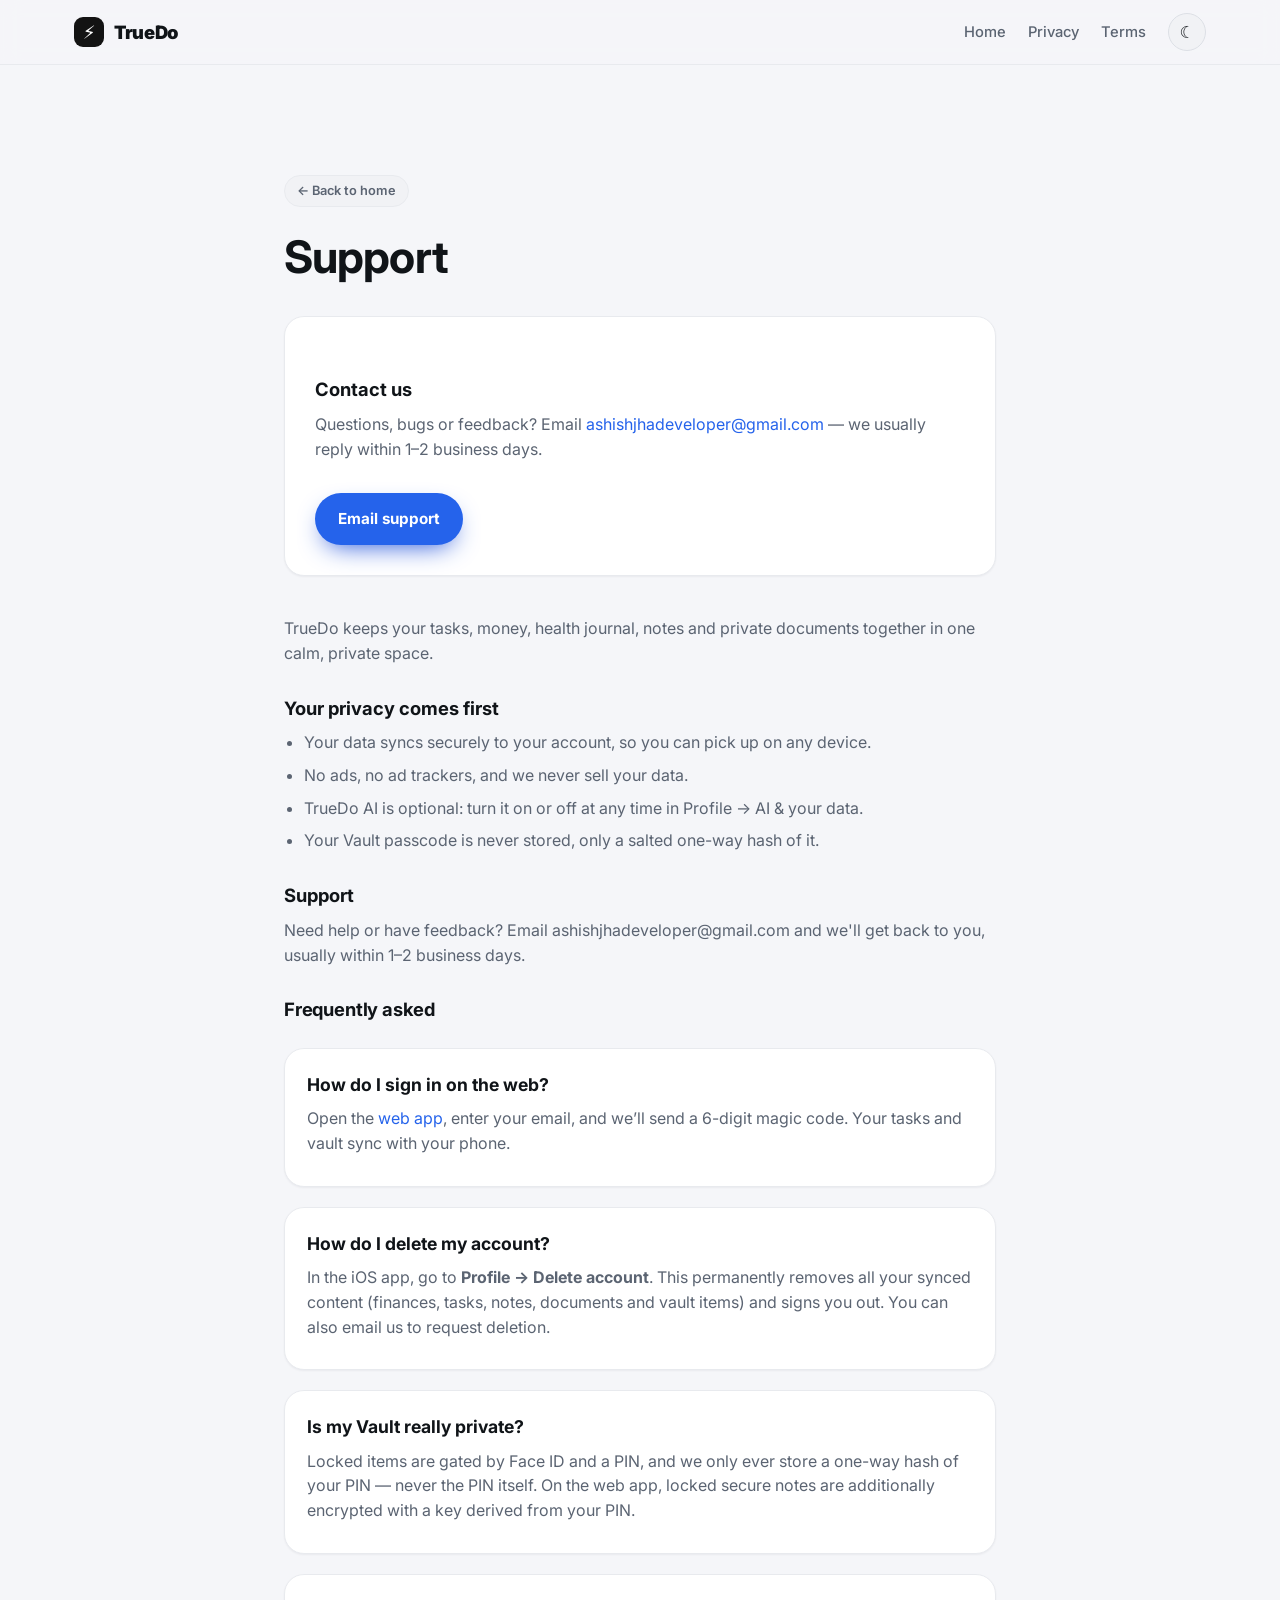
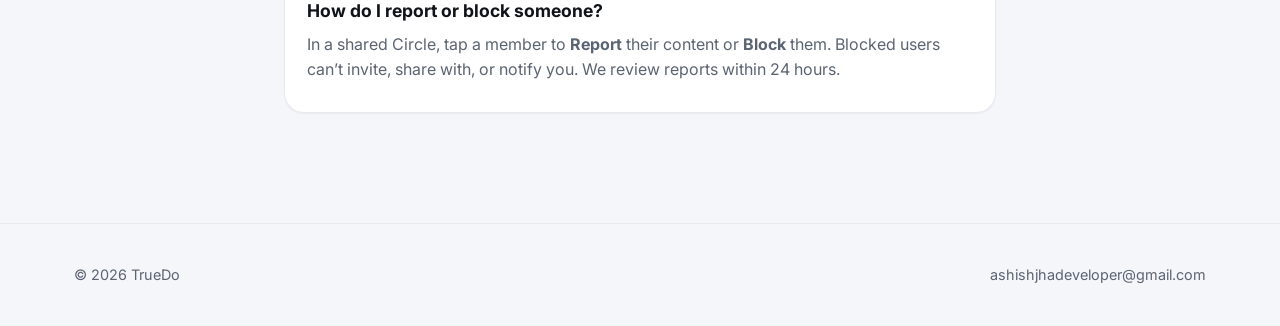
<file: support.html>
<!DOCTYPE html>
<html lang="en" data-theme="light">
<head>
  <meta charset="UTF-8" />
  <meta name="viewport" content="width=device-width, initial-scale=1.0" />
  <title>Support — TrueDo</title>
  <meta name="description" content="Get help with TrueDo. Contact, FAQ, and how to manage or delete your account." />
  <link rel="icon" href="assets/icon.svg" />
  <link rel="stylesheet" href="assets/styles.css" />
  <script src="assets/site.js"></script>
  <script src="assets/legal-data.js"></script>
</head>
<body>
  <div class="aura-bg"></div>
  <nav class="nav"><div class="wrap nav-inner">
    <a class="brand" href="index.html"><span class="brand-mark">⚡</span> TrueDo</a>
    <div class="nav-links">
      <a href="index.html">Home</a><a href="privacy.html">Privacy</a><a href="terms.html">Terms</a>
      <button class="theme-toggle" data-theme-toggle><span data-theme-icon>☾</span></button>
    </div>
  </div></nav>

  <section class="section"><div class="wrap doc">
    <a href="index.html" class="chip">← Back to home</a>
    <h1 class="h1 mt-2">Support</h1>

    <div class="glass card-lg mt-3 accent-home">
      <h2 class="h3">Contact us</h2>
      <p class="muted mt-2">Questions, bugs or feedback? Email <a href="mailto:ashishjhadeveloper@gmail.com" style="color:var(--limeInk)">ashishjhadeveloper@gmail.com</a> — we usually reply within 1–2 business days.</p>
      <a class="btn btn-primary mt-3" href="mailto:ashishjhadeveloper@gmail.com?subject=TrueDo%20support">Email support</a>
    </div>

    <div id="about" class="mt-4"><p>TrueDo keeps your tasks, money, health journal, notes and private documents together in one calm, private space.</p><h2>Your privacy comes first</h2><ul><li>Your data syncs securely to your account, so you can pick up on any device.</li><li>No ads, no ad trackers, and we never sell your data.</li><li>TrueDo AI is optional: turn it on or off at any time in Profile → AI &amp; your data.</li><li>Your Vault passcode is never stored, only a salted one-way hash of it.</li></ul><h2>Support</h2><p>Need help or have feedback? Email ashishjhadeveloper@gmail.com and we'll get back to you, usually within 1–2 business days.</p></div>

    <h2 class="h2 mt-4">Frequently asked</h2>
    <div class="wrap-g mt-3">
      <div class="glass card"><h3 class="h3">How do I sign in on the web?</h3><p class="muted mt-2">Open the <a href="app.html" style="color:var(--limeInk)">web app</a>, enter your email, and we’ll send a 6-digit magic code. Your tasks and vault sync with your phone.</p></div>
      <div class="glass card"><h3 class="h3">How do I delete my account?</h3><p class="muted mt-2">In the iOS app, go to <strong>Profile → Delete account</strong>. This permanently removes all your synced content (finances, tasks, notes, documents and vault items) and signs you out. You can also email us to request deletion.</p></div>
      <div class="glass card"><h3 class="h3">Is my Vault really private?</h3><p class="muted mt-2">Locked items are gated by Face ID and a PIN, and we only ever store a one-way hash of your PIN — never the PIN itself. On the web app, locked secure notes are additionally encrypted with a key derived from your PIN.</p></div>
      <div class="glass card"><h3 class="h3">How do I report or block someone?</h3><p class="muted mt-2">In a shared Circle, tap a member to <strong>Report</strong> their content or <strong>Block</strong> them. Blocked users can’t invite, share with, or notify you. We review reports within 24 hours.</p></div>
    </div>
  </div></section>

  <footer class="footer"><div class="wrap row between" style="flex-wrap:wrap;gap:12px">
    <span>© <span data-year></span> TrueDo</span>
    <a href="mailto:ashishjhadeveloper@gmail.com">ashishjhadeveloper@gmail.com</a>
  </div></footer>
</body>
</html>
</file>
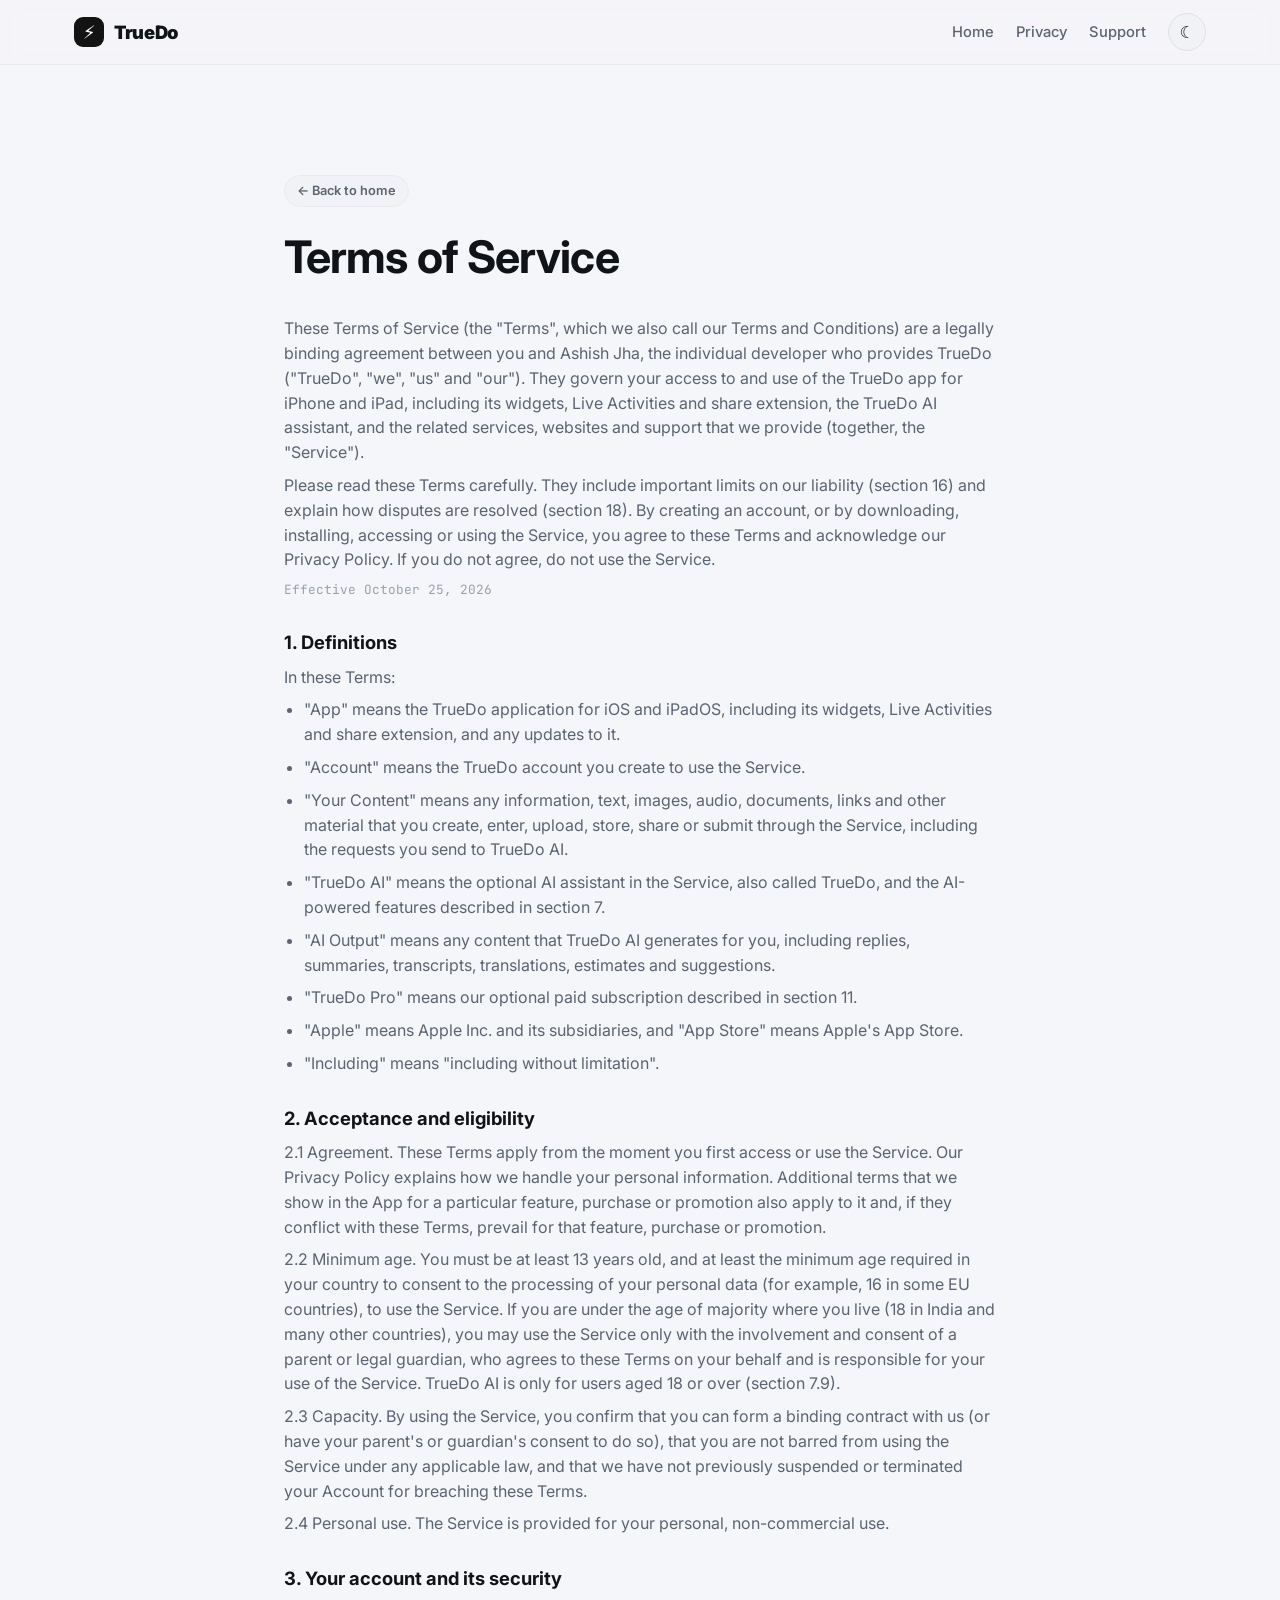
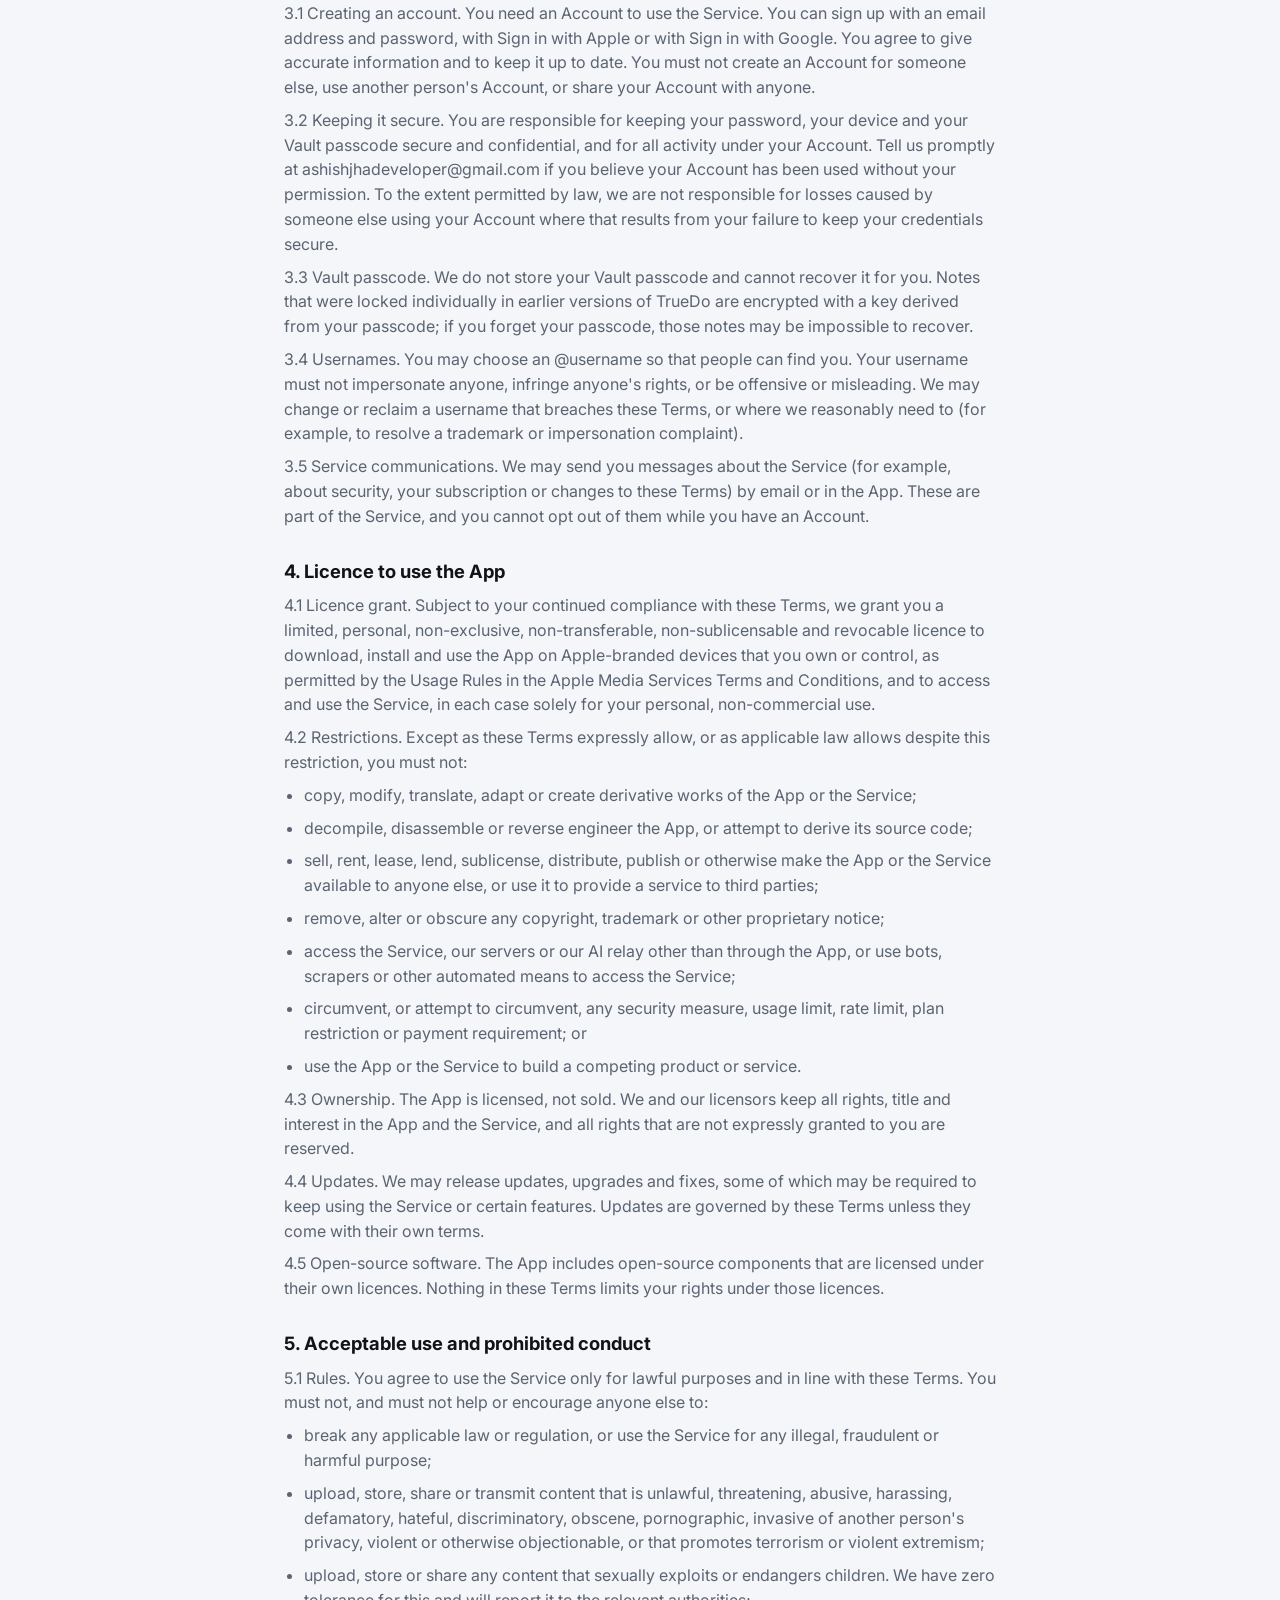
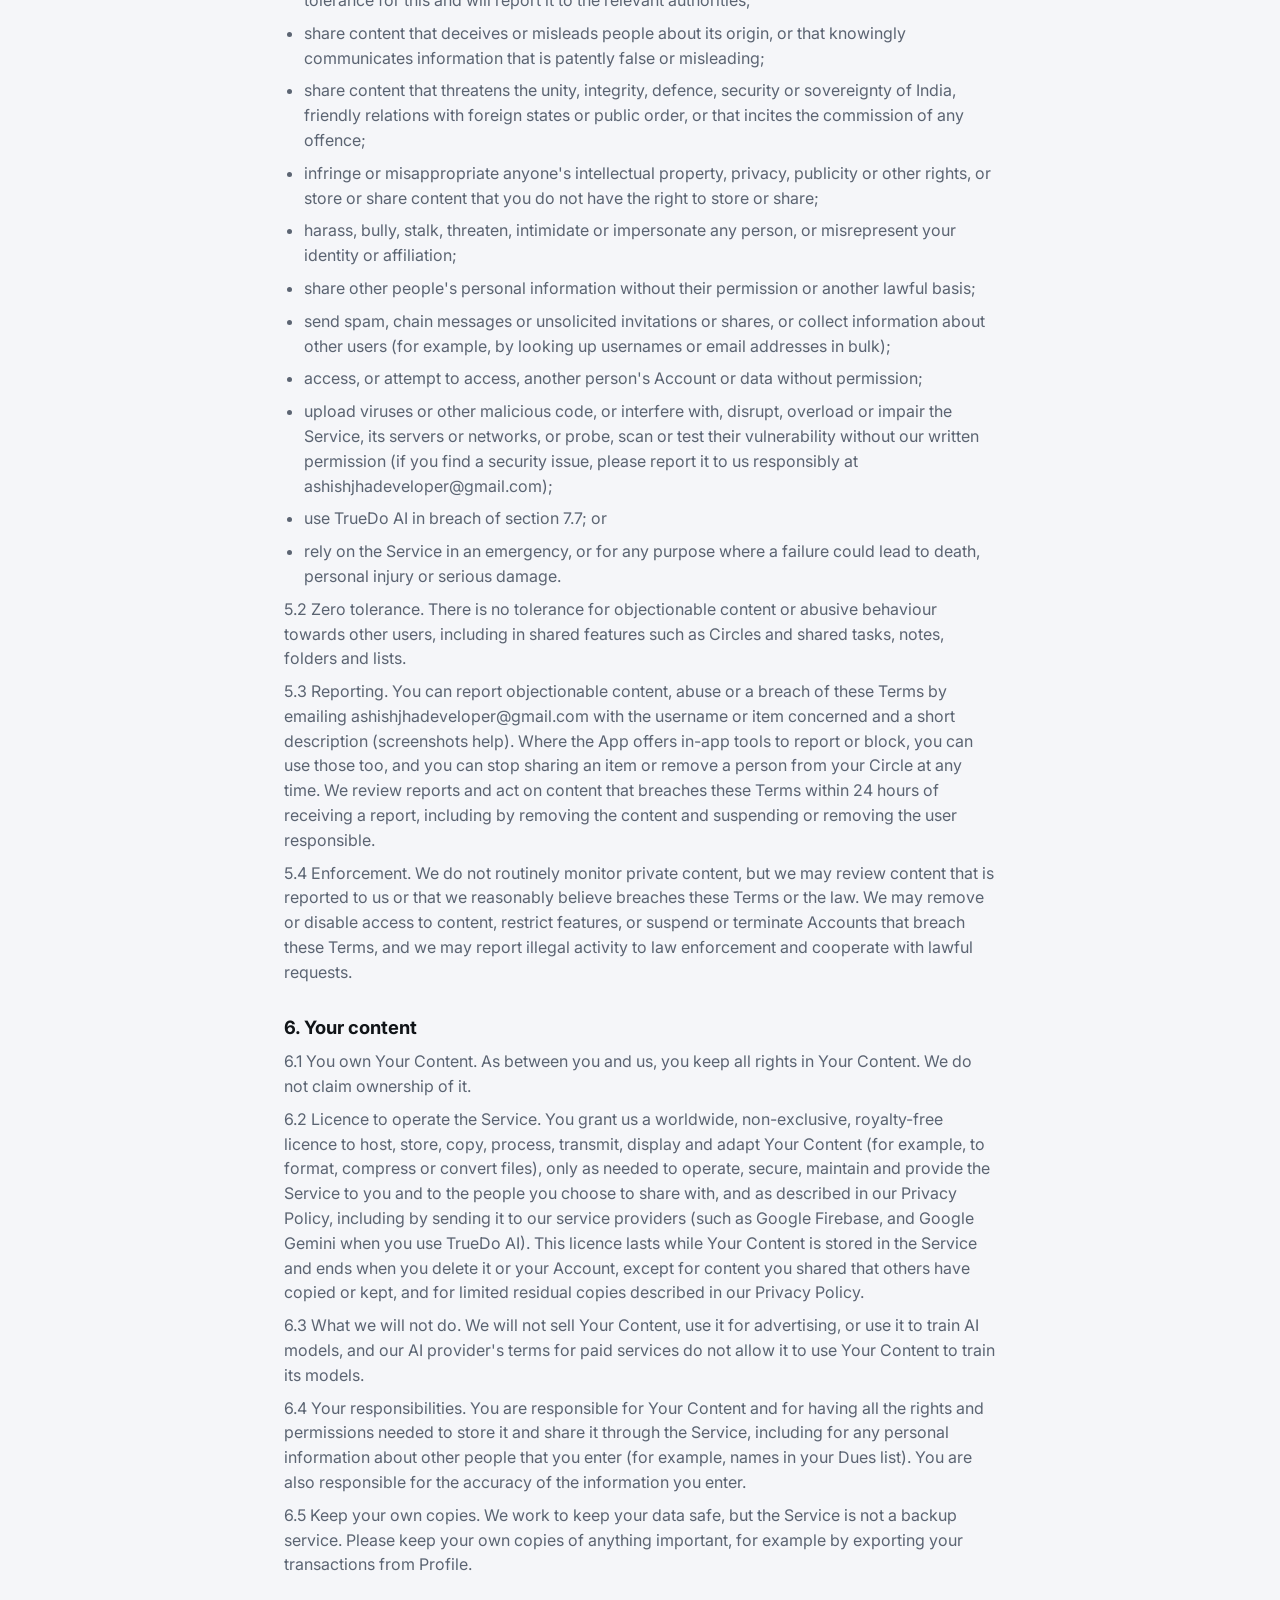
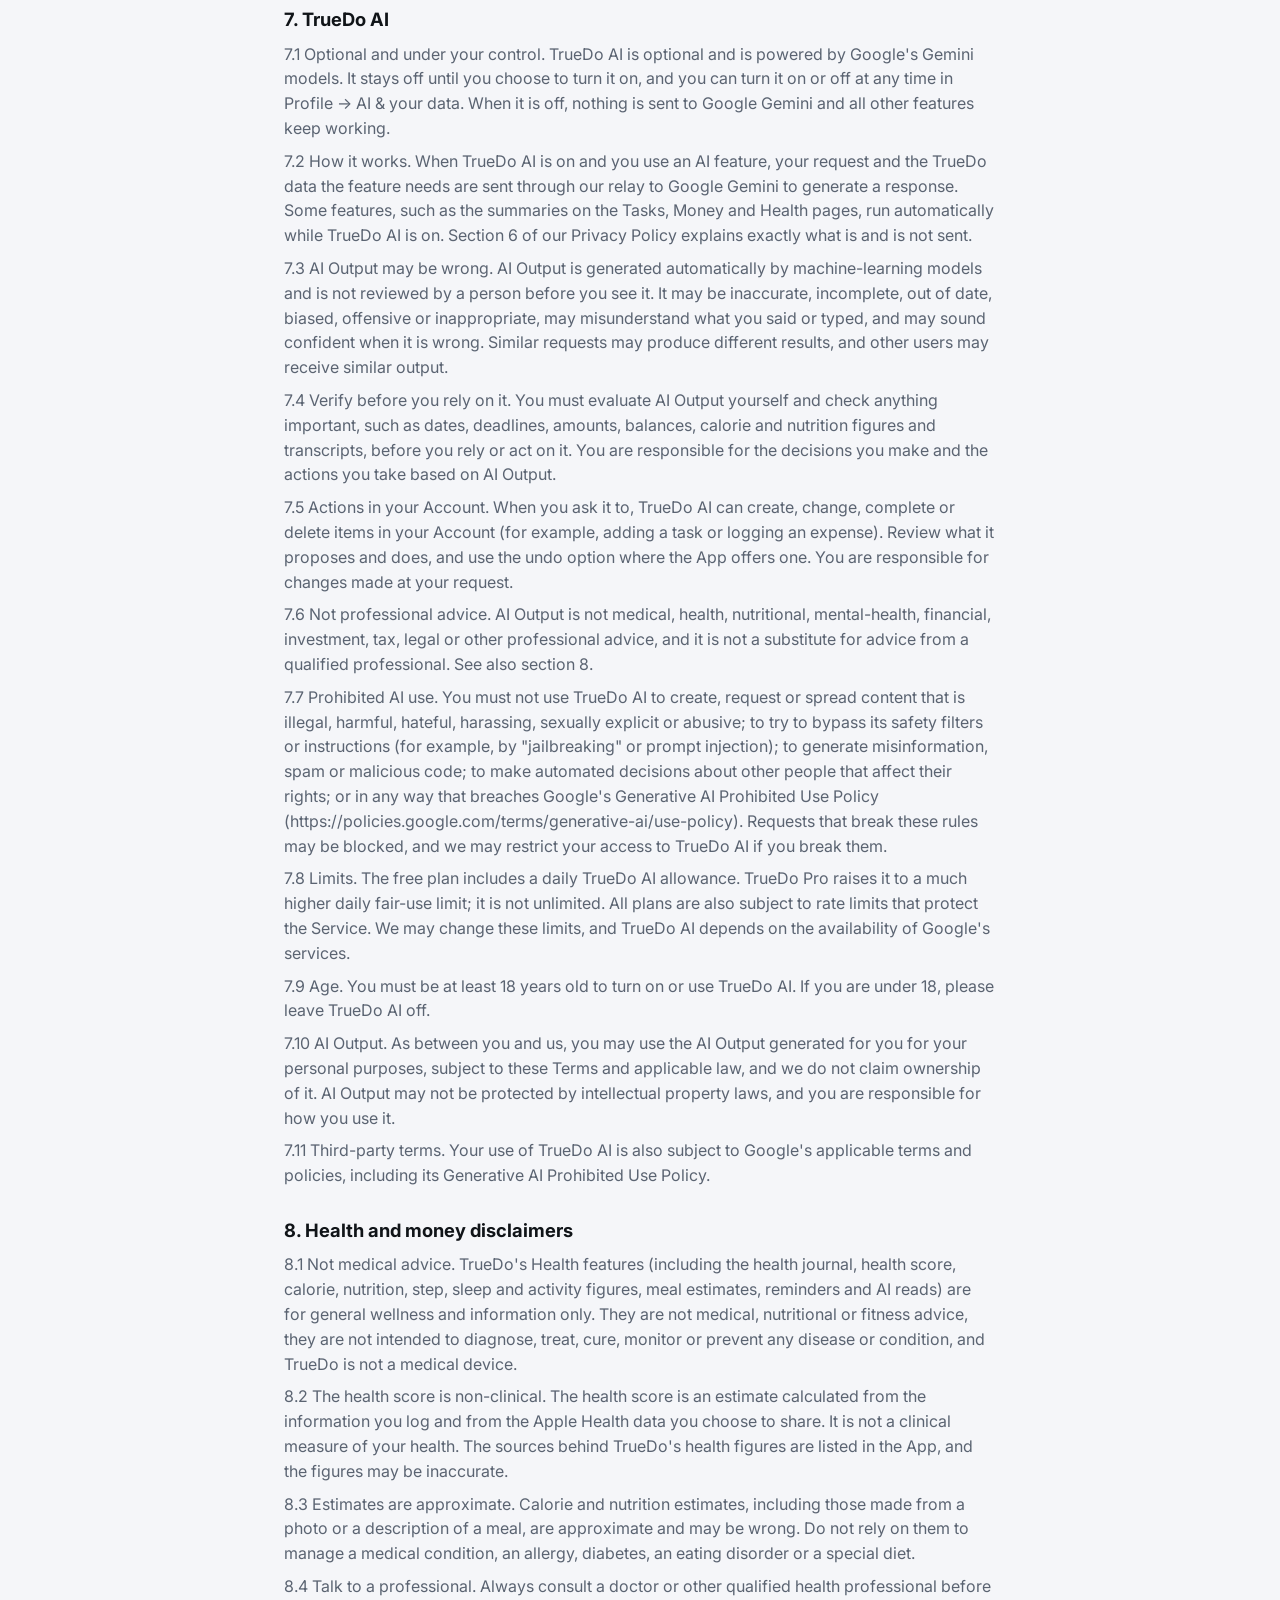
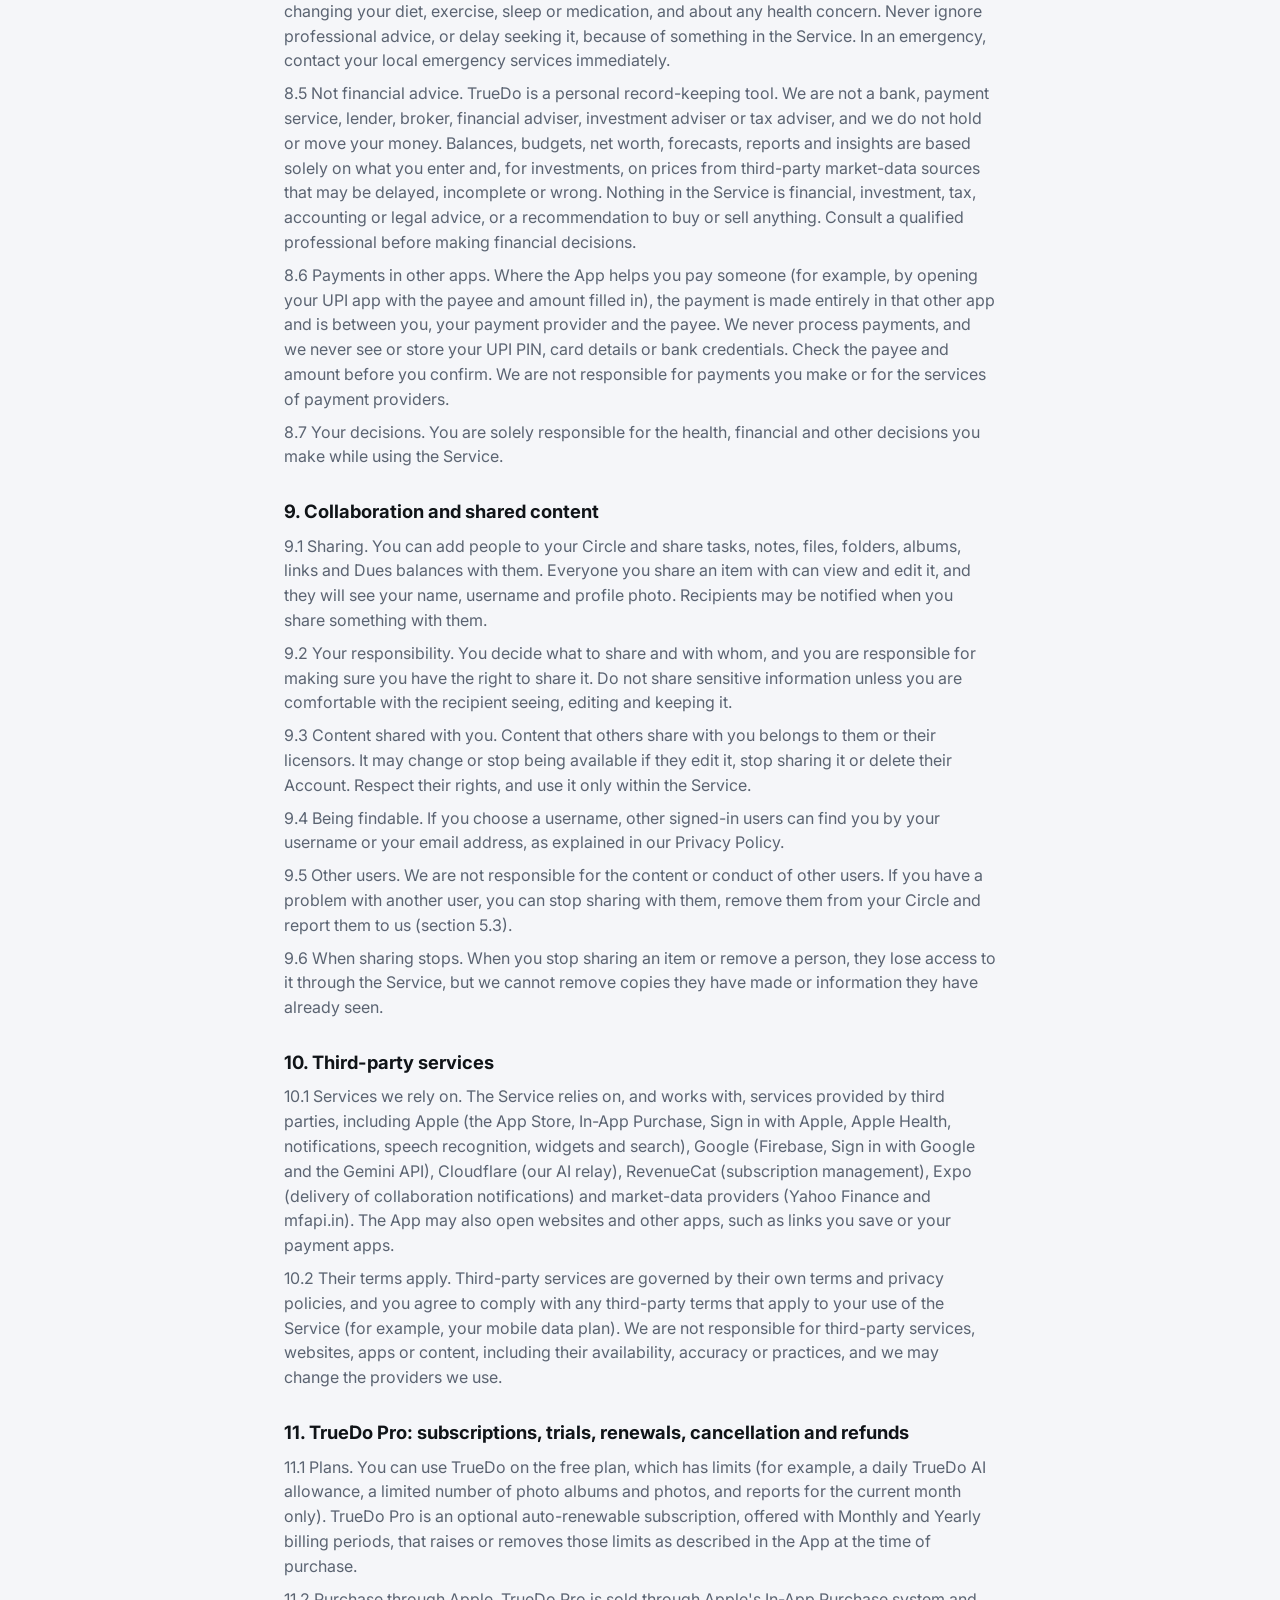
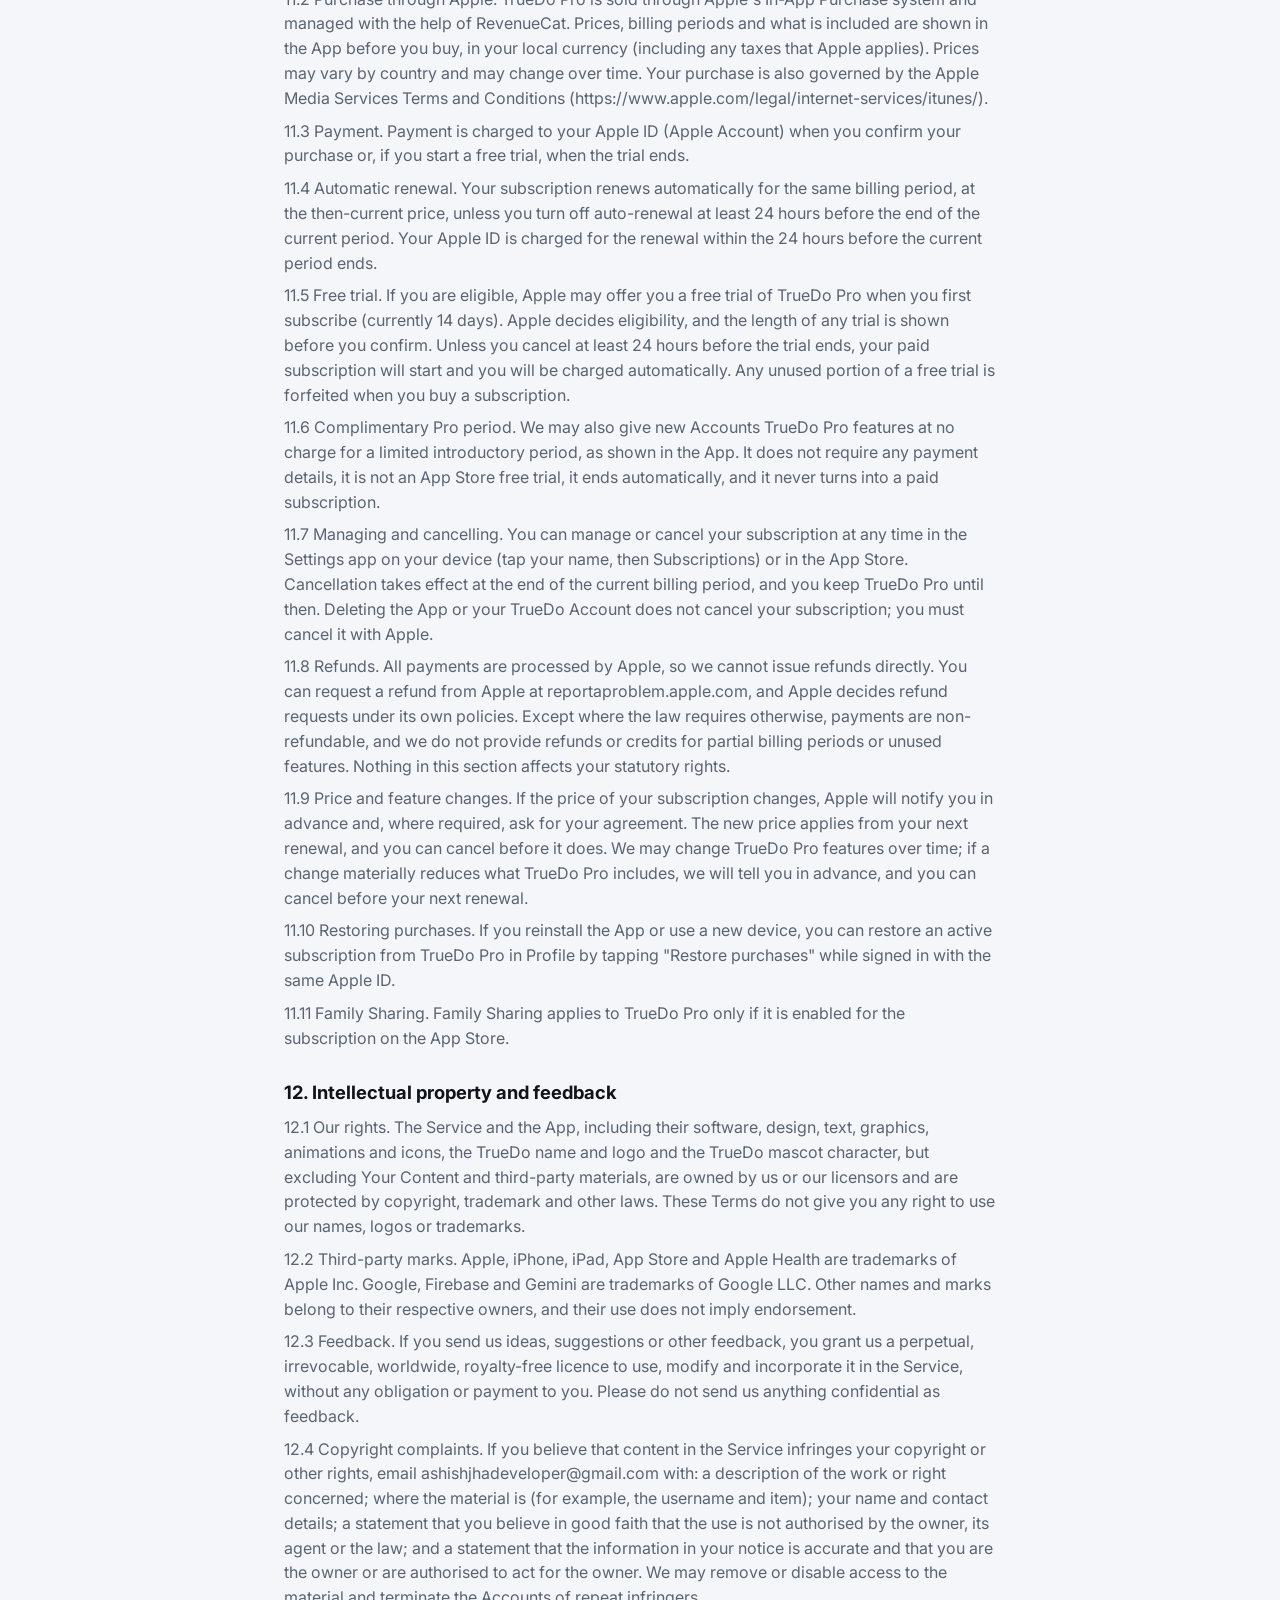
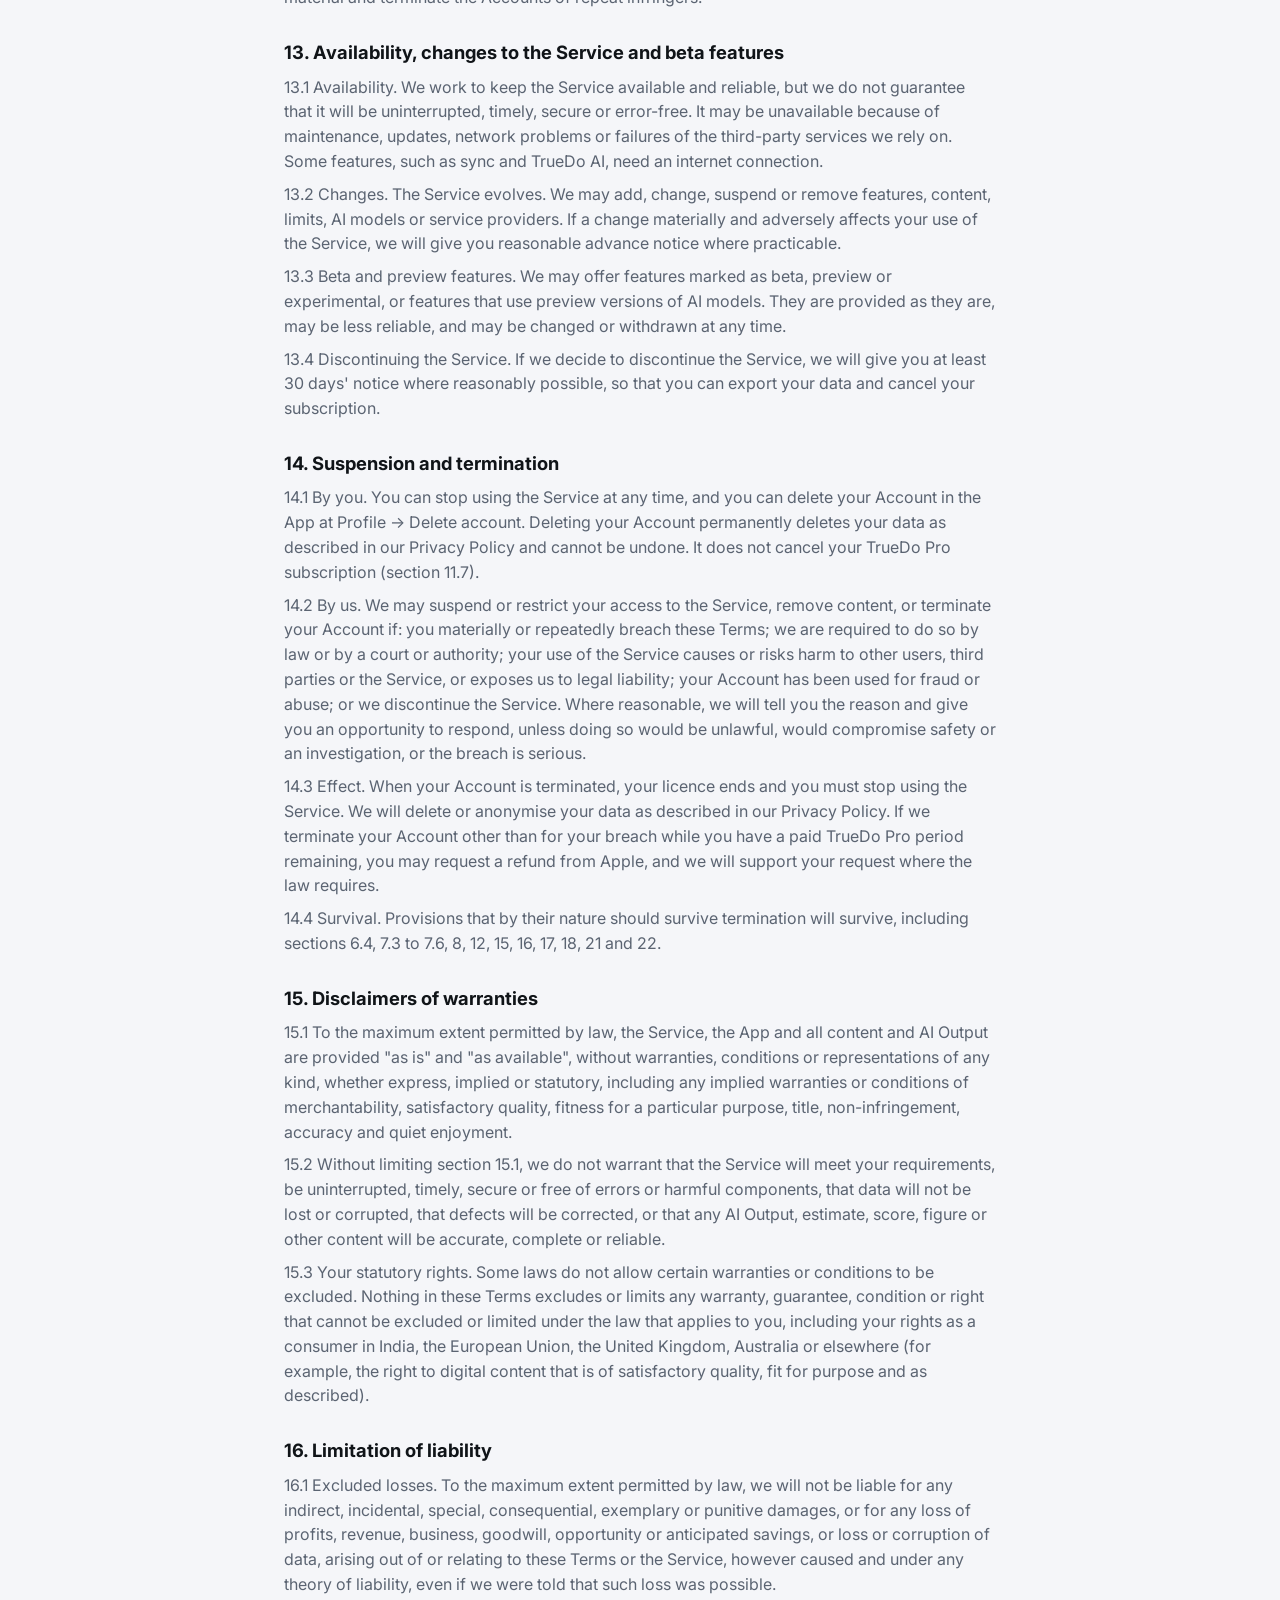
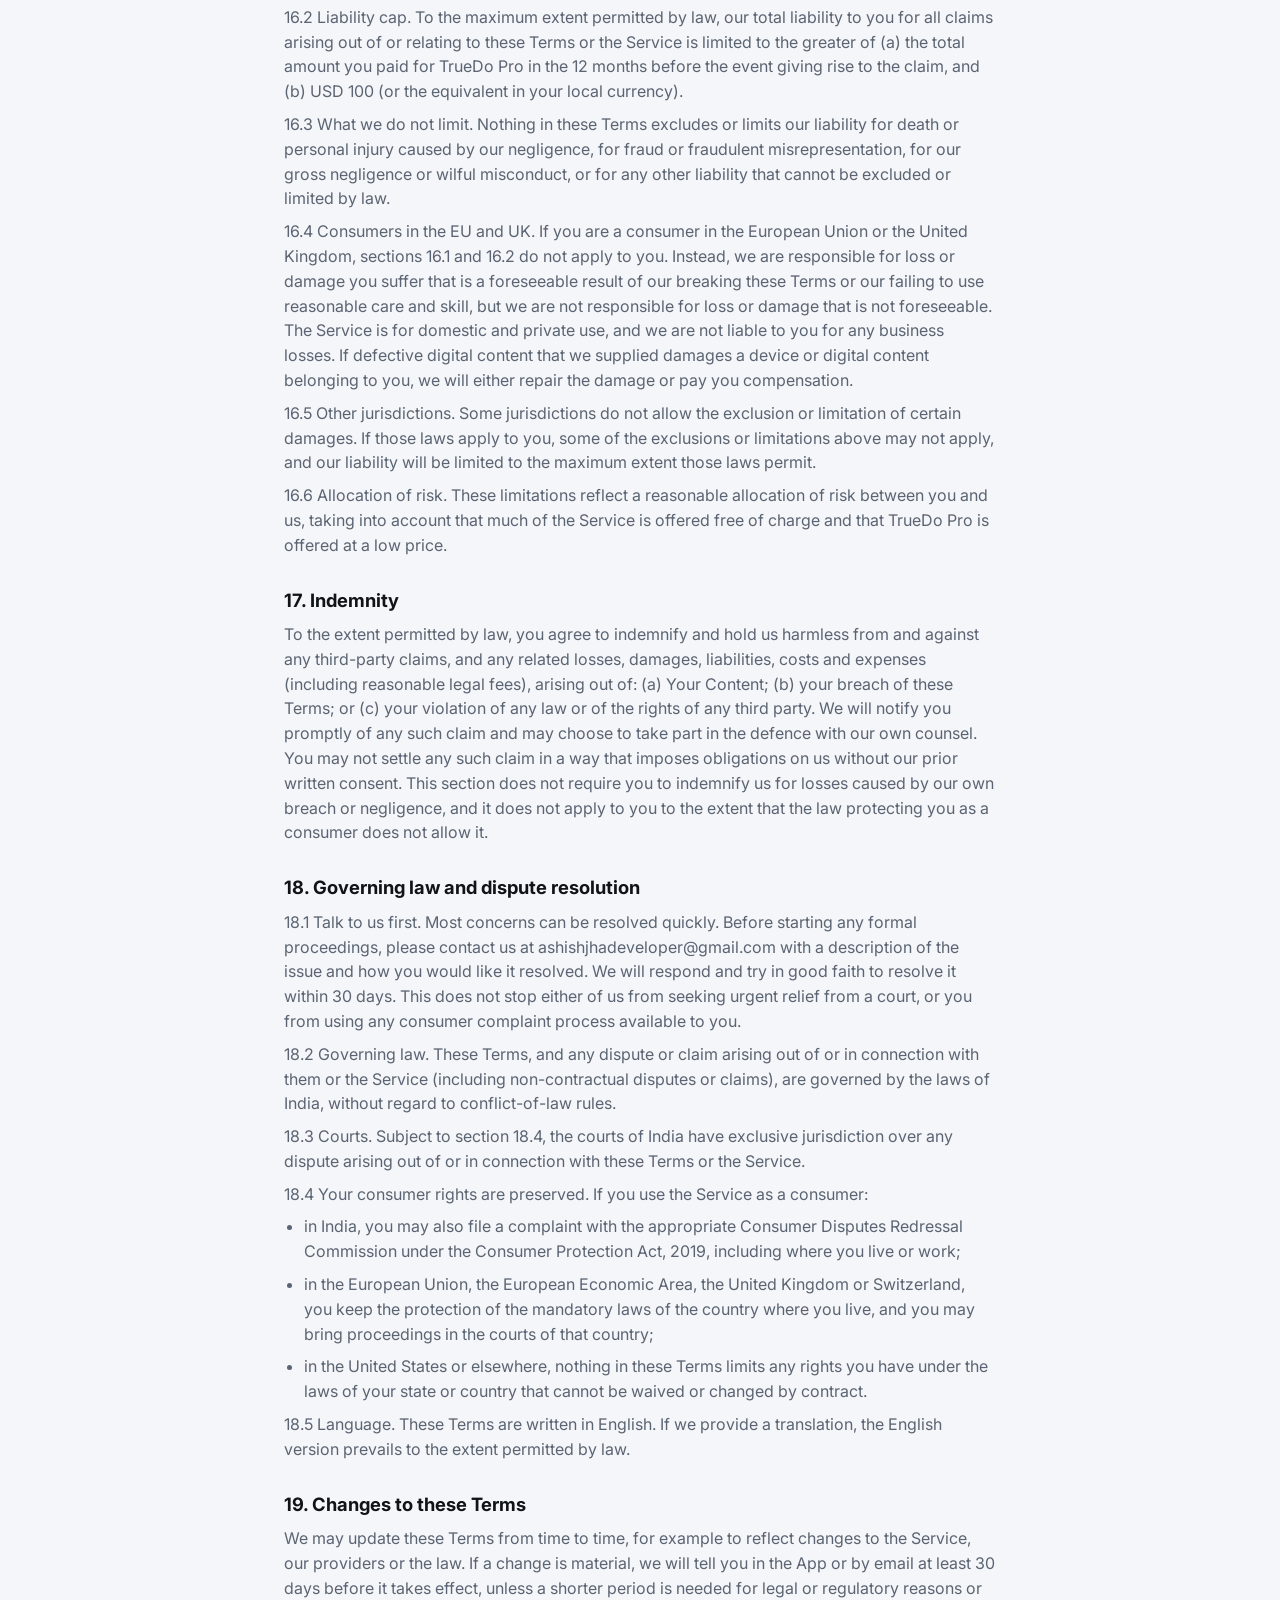
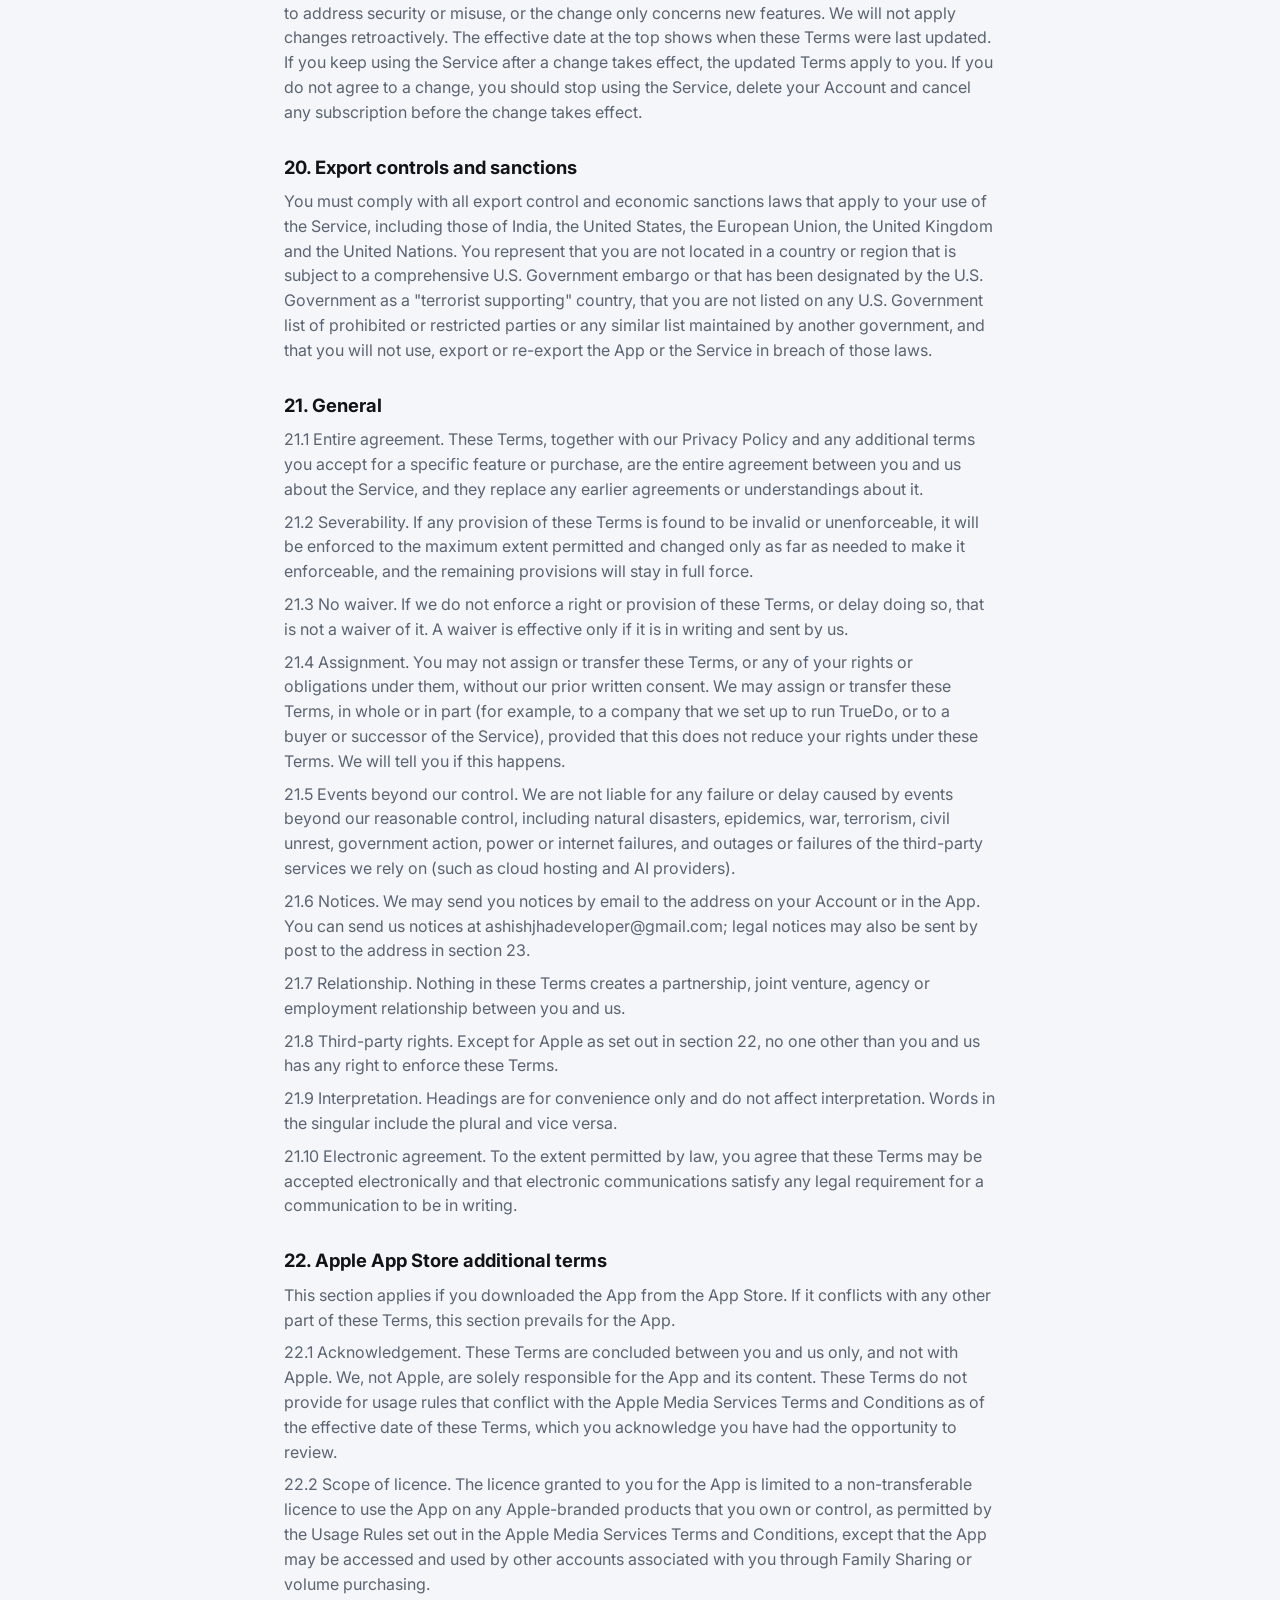
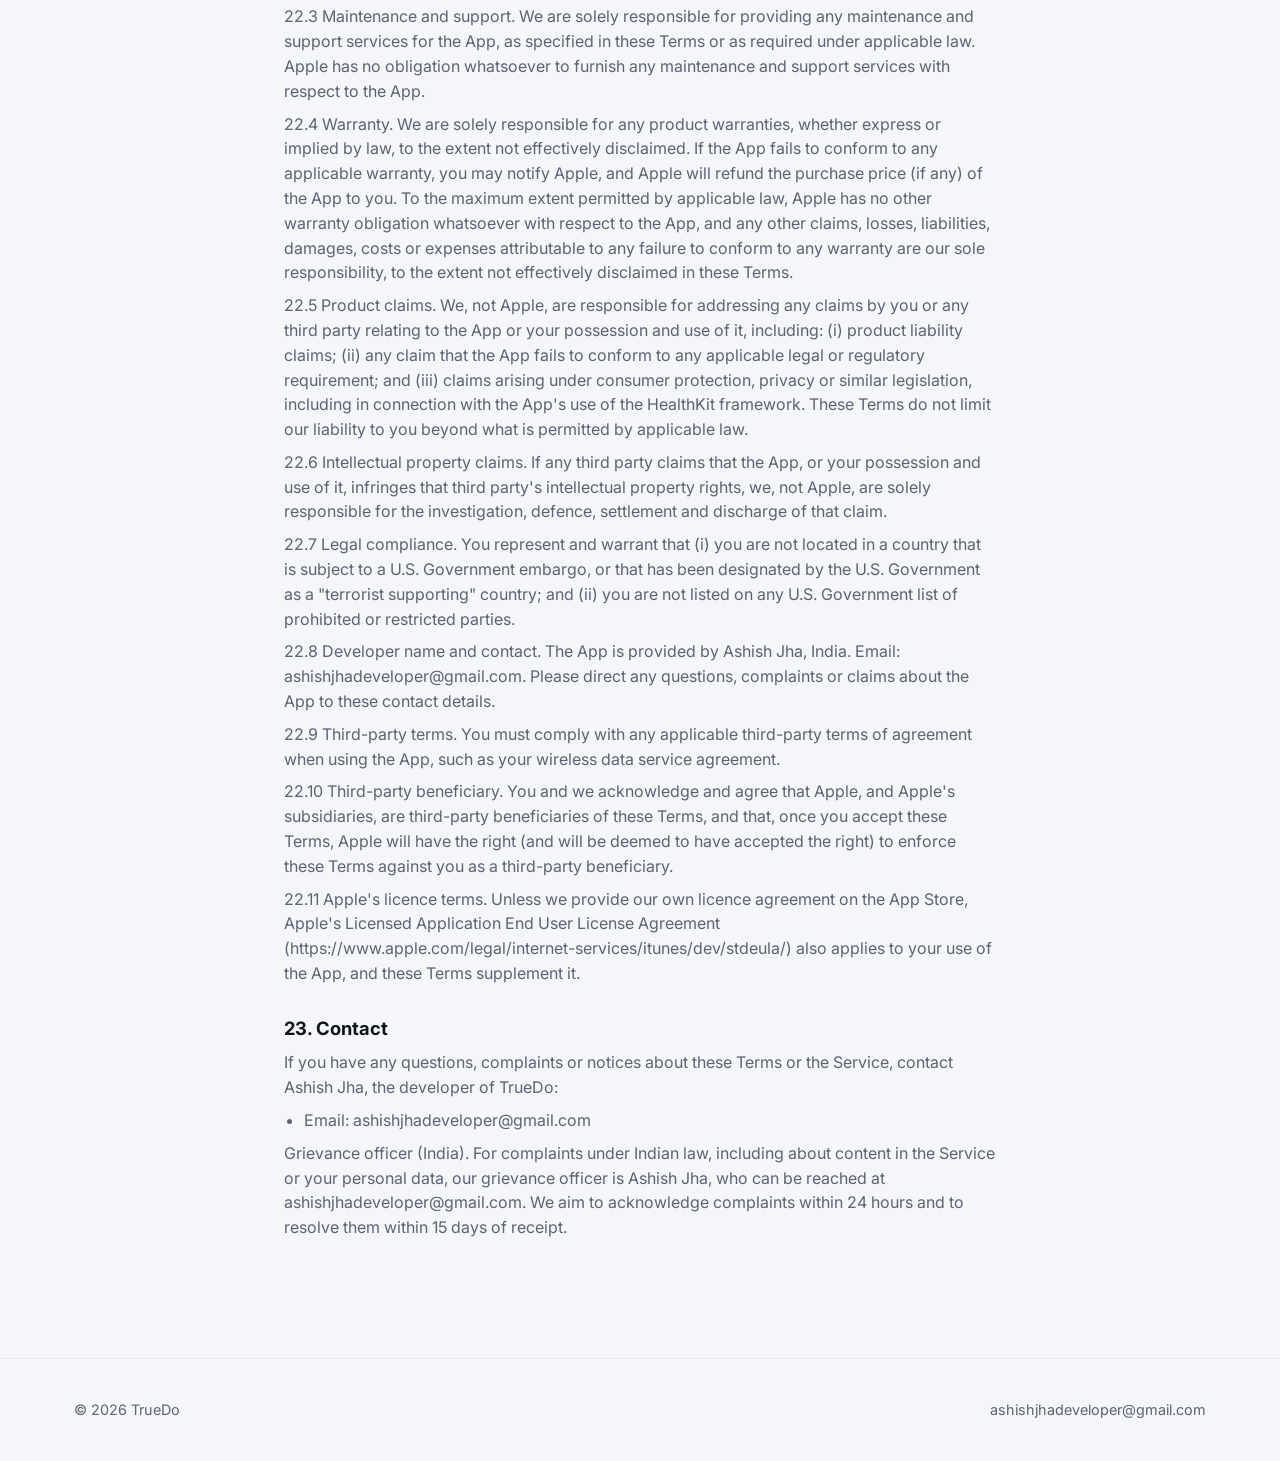
<file: terms.html>
<!DOCTYPE html>
<html lang="en" data-theme="light">
<head>
  <meta charset="UTF-8" />
  <meta name="viewport" content="width=device-width, initial-scale=1.0" />
  <title>Terms of Service — TrueDo</title>
  <meta name="description" content="The terms that govern your use of TrueDo." />
  <link rel="icon" href="assets/icon.svg" />
  <link rel="stylesheet" href="assets/styles.css" />
  <script src="assets/site.js"></script>
  <script src="assets/legal-data.js"></script>
</head>
<body>
  <div class="aura-bg"></div>
  <nav class="nav"><div class="wrap nav-inner">
    <a class="brand" href="index.html"><span class="brand-mark">⚡</span> TrueDo</a>
    <div class="nav-links">
      <a href="index.html">Home</a><a href="privacy.html">Privacy</a><a href="support.html">Support</a>
      <button class="theme-toggle" data-theme-toggle><span data-theme-icon>☾</span></button>
    </div>
  </div></nav>
  <section class="section"><div class="wrap doc">
    <a href="index.html" class="chip">← Back to home</a>
    <h1 class="h1 mt-2">Terms of Service</h1>
    <div id="doc" class="mt-3"><p>These Terms of Service (the "Terms", which we also call our Terms and Conditions) are a legally binding agreement between you and Ashish Jha, the individual developer who provides TrueDo ("TrueDo", "we", "us" and "our"). They govern your access to and use of the TrueDo app for iPhone and iPad, including its widgets, Live Activities and share extension, the TrueDo AI assistant, and the related services, websites and support that we provide (together, the "Service").</p><p>Please read these Terms carefully. They include important limits on our liability (section 16) and explain how disputes are resolved (section 18). By creating an account, or by downloading, installing, accessing or using the Service, you agree to these Terms and acknowledge our Privacy Policy. If you do not agree, do not use the Service.</p><p class="note">Effective October 25, 2026</p><h2>1. Definitions</h2><p>In these Terms:</p><ul><li>"App" means the TrueDo application for iOS and iPadOS, including its widgets, Live Activities and share extension, and any updates to it.</li><li>"Account" means the TrueDo account you create to use the Service.</li><li>"Your Content" means any information, text, images, audio, documents, links and other material that you create, enter, upload, store, share or submit through the Service, including the requests you send to TrueDo AI.</li><li>"TrueDo AI" means the optional AI assistant in the Service, also called TrueDo, and the AI-powered features described in section 7.</li><li>"AI Output" means any content that TrueDo AI generates for you, including replies, summaries, transcripts, translations, estimates and suggestions.</li><li>"TrueDo Pro" means our optional paid subscription described in section 11.</li><li>"Apple" means Apple Inc. and its subsidiaries, and "App Store" means Apple's App Store.</li><li>"Including" means "including without limitation".</li></ul><h2>2. Acceptance and eligibility</h2><p>2.1 Agreement. These Terms apply from the moment you first access or use the Service. Our Privacy Policy explains how we handle your personal information. Additional terms that we show in the App for a particular feature, purchase or promotion also apply to it and, if they conflict with these Terms, prevail for that feature, purchase or promotion.</p><p>2.2 Minimum age. You must be at least 13 years old, and at least the minimum age required in your country to consent to the processing of your personal data (for example, 16 in some EU countries), to use the Service. If you are under the age of majority where you live (18 in India and many other countries), you may use the Service only with the involvement and consent of a parent or legal guardian, who agrees to these Terms on your behalf and is responsible for your use of the Service. TrueDo AI is only for users aged 18 or over (section 7.9).</p><p>2.3 Capacity. By using the Service, you confirm that you can form a binding contract with us (or have your parent's or guardian's consent to do so), that you are not barred from using the Service under any applicable law, and that we have not previously suspended or terminated your Account for breaching these Terms.</p><p>2.4 Personal use. The Service is provided for your personal, non-commercial use.</p><h2>3. Your account and its security</h2><p>3.1 Creating an account. You need an Account to use the Service. You can sign up with an email address and password, with Sign in with Apple or with Sign in with Google. You agree to give accurate information and to keep it up to date. You must not create an Account for someone else, use another person's Account, or share your Account with anyone.</p><p>3.2 Keeping it secure. You are responsible for keeping your password, your device and your Vault passcode secure and confidential, and for all activity under your Account. Tell us promptly at ashishjhadeveloper@gmail.com if you believe your Account has been used without your permission. To the extent permitted by law, we are not responsible for losses caused by someone else using your Account where that results from your failure to keep your credentials secure.</p><p>3.3 Vault passcode. We do not store your Vault passcode and cannot recover it for you. Notes that were locked individually in earlier versions of TrueDo are encrypted with a key derived from your passcode; if you forget your passcode, those notes may be impossible to recover.</p><p>3.4 Usernames. You may choose an @username so that people can find you. Your username must not impersonate anyone, infringe anyone's rights, or be offensive or misleading. We may change or reclaim a username that breaches these Terms, or where we reasonably need to (for example, to resolve a trademark or impersonation complaint).</p><p>3.5 Service communications. We may send you messages about the Service (for example, about security, your subscription or changes to these Terms) by email or in the App. These are part of the Service, and you cannot opt out of them while you have an Account.</p><h2>4. Licence to use the App</h2><p>4.1 Licence grant. Subject to your continued compliance with these Terms, we grant you a limited, personal, non-exclusive, non-transferable, non-sublicensable and revocable licence to download, install and use the App on Apple-branded devices that you own or control, as permitted by the Usage Rules in the Apple Media Services Terms and Conditions, and to access and use the Service, in each case solely for your personal, non-commercial use.</p><p>4.2 Restrictions. Except as these Terms expressly allow, or as applicable law allows despite this restriction, you must not:</p><ul><li>copy, modify, translate, adapt or create derivative works of the App or the Service;</li><li>decompile, disassemble or reverse engineer the App, or attempt to derive its source code;</li><li>sell, rent, lease, lend, sublicense, distribute, publish or otherwise make the App or the Service available to anyone else, or use it to provide a service to third parties;</li><li>remove, alter or obscure any copyright, trademark or other proprietary notice;</li><li>access the Service, our servers or our AI relay other than through the App, or use bots, scrapers or other automated means to access the Service;</li><li>circumvent, or attempt to circumvent, any security measure, usage limit, rate limit, plan restriction or payment requirement; or</li><li>use the App or the Service to build a competing product or service.</li></ul><p>4.3 Ownership. The App is licensed, not sold. We and our licensors keep all rights, title and interest in the App and the Service, and all rights that are not expressly granted to you are reserved.</p><p>4.4 Updates. We may release updates, upgrades and fixes, some of which may be required to keep using the Service or certain features. Updates are governed by these Terms unless they come with their own terms.</p><p>4.5 Open-source software. The App includes open-source components that are licensed under their own licences. Nothing in these Terms limits your rights under those licences.</p><h2>5. Acceptable use and prohibited conduct</h2><p>5.1 Rules. You agree to use the Service only for lawful purposes and in line with these Terms. You must not, and must not help or encourage anyone else to:</p><ul><li>break any applicable law or regulation, or use the Service for any illegal, fraudulent or harmful purpose;</li><li>upload, store, share or transmit content that is unlawful, threatening, abusive, harassing, defamatory, hateful, discriminatory, obscene, pornographic, invasive of another person's privacy, violent or otherwise objectionable, or that promotes terrorism or violent extremism;</li><li>upload, store or share any content that sexually exploits or endangers children. We have zero tolerance for this and will report it to the relevant authorities;</li><li>share content that deceives or misleads people about its origin, or that knowingly communicates information that is patently false or misleading;</li><li>share content that threatens the unity, integrity, defence, security or sovereignty of India, friendly relations with foreign states or public order, or that incites the commission of any offence;</li><li>infringe or misappropriate anyone's intellectual property, privacy, publicity or other rights, or store or share content that you do not have the right to store or share;</li><li>harass, bully, stalk, threaten, intimidate or impersonate any person, or misrepresent your identity or affiliation;</li><li>share other people's personal information without their permission or another lawful basis;</li><li>send spam, chain messages or unsolicited invitations or shares, or collect information about other users (for example, by looking up usernames or email addresses in bulk);</li><li>access, or attempt to access, another person's Account or data without permission;</li><li>upload viruses or other malicious code, or interfere with, disrupt, overload or impair the Service, its servers or networks, or probe, scan or test their vulnerability without our written permission (if you find a security issue, please report it to us responsibly at ashishjhadeveloper@gmail.com);</li><li>use TrueDo AI in breach of section 7.7; or</li><li>rely on the Service in an emergency, or for any purpose where a failure could lead to death, personal injury or serious damage.</li></ul><p>5.2 Zero tolerance. There is no tolerance for objectionable content or abusive behaviour towards other users, including in shared features such as Circles and shared tasks, notes, folders and lists.</p><p>5.3 Reporting. You can report objectionable content, abuse or a breach of these Terms by emailing ashishjhadeveloper@gmail.com with the username or item concerned and a short description (screenshots help). Where the App offers in-app tools to report or block, you can use those too, and you can stop sharing an item or remove a person from your Circle at any time. We review reports and act on content that breaches these Terms within 24 hours of receiving a report, including by removing the content and suspending or removing the user responsible.</p><p>5.4 Enforcement. We do not routinely monitor private content, but we may review content that is reported to us or that we reasonably believe breaches these Terms or the law. We may remove or disable access to content, restrict features, or suspend or terminate Accounts that breach these Terms, and we may report illegal activity to law enforcement and cooperate with lawful requests.</p><h2>6. Your content</h2><p>6.1 You own Your Content. As between you and us, you keep all rights in Your Content. We do not claim ownership of it.</p><p>6.2 Licence to operate the Service. You grant us a worldwide, non-exclusive, royalty-free licence to host, store, copy, process, transmit, display and adapt Your Content (for example, to format, compress or convert files), only as needed to operate, secure, maintain and provide the Service to you and to the people you choose to share with, and as described in our Privacy Policy, including by sending it to our service providers (such as Google Firebase, and Google Gemini when you use TrueDo AI). This licence lasts while Your Content is stored in the Service and ends when you delete it or your Account, except for content you shared that others have copied or kept, and for limited residual copies described in our Privacy Policy.</p><p>6.3 What we will not do. We will not sell Your Content, use it for advertising, or use it to train AI models, and our AI provider's terms for paid services do not allow it to use Your Content to train its models.</p><p>6.4 Your responsibilities. You are responsible for Your Content and for having all the rights and permissions needed to store it and share it through the Service, including for any personal information about other people that you enter (for example, names in your Dues list). You are also responsible for the accuracy of the information you enter.</p><p>6.5 Keep your own copies. We work to keep your data safe, but the Service is not a backup service. Please keep your own copies of anything important, for example by exporting your transactions from Profile.</p><h2>7. TrueDo AI</h2><p>7.1 Optional and under your control. TrueDo AI is optional and is powered by Google's Gemini models. It stays off until you choose to turn it on, and you can turn it on or off at any time in Profile → AI &amp; your data. When it is off, nothing is sent to Google Gemini and all other features keep working.</p><p>7.2 How it works. When TrueDo AI is on and you use an AI feature, your request and the TrueDo data the feature needs are sent through our relay to Google Gemini to generate a response. Some features, such as the summaries on the Tasks, Money and Health pages, run automatically while TrueDo AI is on. Section 6 of our Privacy Policy explains exactly what is and is not sent.</p><p>7.3 AI Output may be wrong. AI Output is generated automatically by machine-learning models and is not reviewed by a person before you see it. It may be inaccurate, incomplete, out of date, biased, offensive or inappropriate, may misunderstand what you said or typed, and may sound confident when it is wrong. Similar requests may produce different results, and other users may receive similar output.</p><p>7.4 Verify before you rely on it. You must evaluate AI Output yourself and check anything important, such as dates, deadlines, amounts, balances, calorie and nutrition figures and transcripts, before you rely or act on it. You are responsible for the decisions you make and the actions you take based on AI Output.</p><p>7.5 Actions in your Account. When you ask it to, TrueDo AI can create, change, complete or delete items in your Account (for example, adding a task or logging an expense). Review what it proposes and does, and use the undo option where the App offers one. You are responsible for changes made at your request.</p><p>7.6 Not professional advice. AI Output is not medical, health, nutritional, mental-health, financial, investment, tax, legal or other professional advice, and it is not a substitute for advice from a qualified professional. See also section 8.</p><p>7.7 Prohibited AI use. You must not use TrueDo AI to create, request or spread content that is illegal, harmful, hateful, harassing, sexually explicit or abusive; to try to bypass its safety filters or instructions (for example, by "jailbreaking" or prompt injection); to generate misinformation, spam or malicious code; to make automated decisions about other people that affect their rights; or in any way that breaches Google's Generative AI Prohibited Use Policy (https://policies.google.com/terms/generative-ai/use-policy). Requests that break these rules may be blocked, and we may restrict your access to TrueDo AI if you break them.</p><p>7.8 Limits. The free plan includes a daily TrueDo AI allowance. TrueDo Pro raises it to a much higher daily fair-use limit; it is not unlimited. All plans are also subject to rate limits that protect the Service. We may change these limits, and TrueDo AI depends on the availability of Google's services.</p><p>7.9 Age. You must be at least 18 years old to turn on or use TrueDo AI. If you are under 18, please leave TrueDo AI off.</p><p>7.10 AI Output. As between you and us, you may use the AI Output generated for you for your personal purposes, subject to these Terms and applicable law, and we do not claim ownership of it. AI Output may not be protected by intellectual property laws, and you are responsible for how you use it.</p><p>7.11 Third-party terms. Your use of TrueDo AI is also subject to Google's applicable terms and policies, including its Generative AI Prohibited Use Policy.</p><h2>8. Health and money disclaimers</h2><p>8.1 Not medical advice. TrueDo's Health features (including the health journal, health score, calorie, nutrition, step, sleep and activity figures, meal estimates, reminders and AI reads) are for general wellness and information only. They are not medical, nutritional or fitness advice, they are not intended to diagnose, treat, cure, monitor or prevent any disease or condition, and TrueDo is not a medical device.</p><p>8.2 The health score is non-clinical. The health score is an estimate calculated from the information you log and from the Apple Health data you choose to share. It is not a clinical measure of your health. The sources behind TrueDo's health figures are listed in the App, and the figures may be inaccurate.</p><p>8.3 Estimates are approximate. Calorie and nutrition estimates, including those made from a photo or a description of a meal, are approximate and may be wrong. Do not rely on them to manage a medical condition, an allergy, diabetes, an eating disorder or a special diet.</p><p>8.4 Talk to a professional. Always consult a doctor or other qualified health professional before changing your diet, exercise, sleep or medication, and about any health concern. Never ignore professional advice, or delay seeking it, because of something in the Service. In an emergency, contact your local emergency services immediately.</p><p>8.5 Not financial advice. TrueDo is a personal record-keeping tool. We are not a bank, payment service, lender, broker, financial adviser, investment adviser or tax adviser, and we do not hold or move your money. Balances, budgets, net worth, forecasts, reports and insights are based solely on what you enter and, for investments, on prices from third-party market-data sources that may be delayed, incomplete or wrong. Nothing in the Service is financial, investment, tax, accounting or legal advice, or a recommendation to buy or sell anything. Consult a qualified professional before making financial decisions.</p><p>8.6 Payments in other apps. Where the App helps you pay someone (for example, by opening your UPI app with the payee and amount filled in), the payment is made entirely in that other app and is between you, your payment provider and the payee. We never process payments, and we never see or store your UPI PIN, card details or bank credentials. Check the payee and amount before you confirm. We are not responsible for payments you make or for the services of payment providers.</p><p>8.7 Your decisions. You are solely responsible for the health, financial and other decisions you make while using the Service.</p><h2>9. Collaboration and shared content</h2><p>9.1 Sharing. You can add people to your Circle and share tasks, notes, files, folders, albums, links and Dues balances with them. Everyone you share an item with can view and edit it, and they will see your name, username and profile photo. Recipients may be notified when you share something with them.</p><p>9.2 Your responsibility. You decide what to share and with whom, and you are responsible for making sure you have the right to share it. Do not share sensitive information unless you are comfortable with the recipient seeing, editing and keeping it.</p><p>9.3 Content shared with you. Content that others share with you belongs to them or their licensors. It may change or stop being available if they edit it, stop sharing it or delete their Account. Respect their rights, and use it only within the Service.</p><p>9.4 Being findable. If you choose a username, other signed-in users can find you by your username or your email address, as explained in our Privacy Policy.</p><p>9.5 Other users. We are not responsible for the content or conduct of other users. If you have a problem with another user, you can stop sharing with them, remove them from your Circle and report them to us (section 5.3).</p><p>9.6 When sharing stops. When you stop sharing an item or remove a person, they lose access to it through the Service, but we cannot remove copies they have made or information they have already seen.</p><h2>10. Third-party services</h2><p>10.1 Services we rely on. The Service relies on, and works with, services provided by third parties, including Apple (the App Store, In-App Purchase, Sign in with Apple, Apple Health, notifications, speech recognition, widgets and search), Google (Firebase, Sign in with Google and the Gemini API), Cloudflare (our AI relay), RevenueCat (subscription management), Expo (delivery of collaboration notifications) and market-data providers (Yahoo Finance and mfapi.in). The App may also open websites and other apps, such as links you save or your payment apps.</p><p>10.2 Their terms apply. Third-party services are governed by their own terms and privacy policies, and you agree to comply with any third-party terms that apply to your use of the Service (for example, your mobile data plan). We are not responsible for third-party services, websites, apps or content, including their availability, accuracy or practices, and we may change the providers we use.</p><h2>11. TrueDo Pro: subscriptions, trials, renewals, cancellation and refunds</h2><p>11.1 Plans. You can use TrueDo on the free plan, which has limits (for example, a daily TrueDo AI allowance, a limited number of photo albums and photos, and reports for the current month only). TrueDo Pro is an optional auto-renewable subscription, offered with Monthly and Yearly billing periods, that raises or removes those limits as described in the App at the time of purchase.</p><p>11.2 Purchase through Apple. TrueDo Pro is sold through Apple's In-App Purchase system and managed with the help of RevenueCat. Prices, billing periods and what is included are shown in the App before you buy, in your local currency (including any taxes that Apple applies). Prices may vary by country and may change over time. Your purchase is also governed by the Apple Media Services Terms and Conditions (https://www.apple.com/legal/internet-services/itunes/).</p><p>11.3 Payment. Payment is charged to your Apple ID (Apple Account) when you confirm your purchase or, if you start a free trial, when the trial ends.</p><p>11.4 Automatic renewal. Your subscription renews automatically for the same billing period, at the then-current price, unless you turn off auto-renewal at least 24 hours before the end of the current period. Your Apple ID is charged for the renewal within the 24 hours before the current period ends.</p><p>11.5 Free trial. If you are eligible, Apple may offer you a free trial of TrueDo Pro when you first subscribe (currently 14 days). Apple decides eligibility, and the length of any trial is shown before you confirm. Unless you cancel at least 24 hours before the trial ends, your paid subscription will start and you will be charged automatically. Any unused portion of a free trial is forfeited when you buy a subscription.</p><p>11.6 Complimentary Pro period. We may also give new Accounts TrueDo Pro features at no charge for a limited introductory period, as shown in the App. It does not require any payment details, it is not an App Store free trial, it ends automatically, and it never turns into a paid subscription.</p><p>11.7 Managing and cancelling. You can manage or cancel your subscription at any time in the Settings app on your device (tap your name, then Subscriptions) or in the App Store. Cancellation takes effect at the end of the current billing period, and you keep TrueDo Pro until then. Deleting the App or your TrueDo Account does not cancel your subscription; you must cancel it with Apple.</p><p>11.8 Refunds. All payments are processed by Apple, so we cannot issue refunds directly. You can request a refund from Apple at reportaproblem.apple.com, and Apple decides refund requests under its own policies. Except where the law requires otherwise, payments are non-refundable, and we do not provide refunds or credits for partial billing periods or unused features. Nothing in this section affects your statutory rights.</p><p>11.9 Price and feature changes. If the price of your subscription changes, Apple will notify you in advance and, where required, ask for your agreement. The new price applies from your next renewal, and you can cancel before it does. We may change TrueDo Pro features over time; if a change materially reduces what TrueDo Pro includes, we will tell you in advance, and you can cancel before your next renewal.</p><p>11.10 Restoring purchases. If you reinstall the App or use a new device, you can restore an active subscription from TrueDo Pro in Profile by tapping "Restore purchases" while signed in with the same Apple ID.</p><p>11.11 Family Sharing. Family Sharing applies to TrueDo Pro only if it is enabled for the subscription on the App Store.</p><h2>12. Intellectual property and feedback</h2><p>12.1 Our rights. The Service and the App, including their software, design, text, graphics, animations and icons, the TrueDo name and logo and the TrueDo mascot character, but excluding Your Content and third-party materials, are owned by us or our licensors and are protected by copyright, trademark and other laws. These Terms do not give you any right to use our names, logos or trademarks.</p><p>12.2 Third-party marks. Apple, iPhone, iPad, App Store and Apple Health are trademarks of Apple Inc. Google, Firebase and Gemini are trademarks of Google LLC. Other names and marks belong to their respective owners, and their use does not imply endorsement.</p><p>12.3 Feedback. If you send us ideas, suggestions or other feedback, you grant us a perpetual, irrevocable, worldwide, royalty-free licence to use, modify and incorporate it in the Service, without any obligation or payment to you. Please do not send us anything confidential as feedback.</p><p>12.4 Copyright complaints. If you believe that content in the Service infringes your copyright or other rights, email ashishjhadeveloper@gmail.com with: a description of the work or right concerned; where the material is (for example, the username and item); your name and contact details; a statement that you believe in good faith that the use is not authorised by the owner, its agent or the law; and a statement that the information in your notice is accurate and that you are the owner or are authorised to act for the owner. We may remove or disable access to the material and terminate the Accounts of repeat infringers.</p><h2>13. Availability, changes to the Service and beta features</h2><p>13.1 Availability. We work to keep the Service available and reliable, but we do not guarantee that it will be uninterrupted, timely, secure or error-free. It may be unavailable because of maintenance, updates, network problems or failures of the third-party services we rely on. Some features, such as sync and TrueDo AI, need an internet connection.</p><p>13.2 Changes. The Service evolves. We may add, change, suspend or remove features, content, limits, AI models or service providers. If a change materially and adversely affects your use of the Service, we will give you reasonable advance notice where practicable.</p><p>13.3 Beta and preview features. We may offer features marked as beta, preview or experimental, or features that use preview versions of AI models. They are provided as they are, may be less reliable, and may be changed or withdrawn at any time.</p><p>13.4 Discontinuing the Service. If we decide to discontinue the Service, we will give you at least 30 days' notice where reasonably possible, so that you can export your data and cancel your subscription.</p><h2>14. Suspension and termination</h2><p>14.1 By you. You can stop using the Service at any time, and you can delete your Account in the App at Profile → Delete account. Deleting your Account permanently deletes your data as described in our Privacy Policy and cannot be undone. It does not cancel your TrueDo Pro subscription (section 11.7).</p><p>14.2 By us. We may suspend or restrict your access to the Service, remove content, or terminate your Account if: you materially or repeatedly breach these Terms; we are required to do so by law or by a court or authority; your use of the Service causes or risks harm to other users, third parties or the Service, or exposes us to legal liability; your Account has been used for fraud or abuse; or we discontinue the Service. Where reasonable, we will tell you the reason and give you an opportunity to respond, unless doing so would be unlawful, would compromise safety or an investigation, or the breach is serious.</p><p>14.3 Effect. When your Account is terminated, your licence ends and you must stop using the Service. We will delete or anonymise your data as described in our Privacy Policy. If we terminate your Account other than for your breach while you have a paid TrueDo Pro period remaining, you may request a refund from Apple, and we will support your request where the law requires.</p><p>14.4 Survival. Provisions that by their nature should survive termination will survive, including sections 6.4, 7.3 to 7.6, 8, 12, 15, 16, 17, 18, 21 and 22.</p><h2>15. Disclaimers of warranties</h2><p>15.1 To the maximum extent permitted by law, the Service, the App and all content and AI Output are provided "as is" and "as available", without warranties, conditions or representations of any kind, whether express, implied or statutory, including any implied warranties or conditions of merchantability, satisfactory quality, fitness for a particular purpose, title, non-infringement, accuracy and quiet enjoyment.</p><p>15.2 Without limiting section 15.1, we do not warrant that the Service will meet your requirements, be uninterrupted, timely, secure or free of errors or harmful components, that data will not be lost or corrupted, that defects will be corrected, or that any AI Output, estimate, score, figure or other content will be accurate, complete or reliable.</p><p>15.3 Your statutory rights. Some laws do not allow certain warranties or conditions to be excluded. Nothing in these Terms excludes or limits any warranty, guarantee, condition or right that cannot be excluded or limited under the law that applies to you, including your rights as a consumer in India, the European Union, the United Kingdom, Australia or elsewhere (for example, the right to digital content that is of satisfactory quality, fit for purpose and as described).</p><h2>16. Limitation of liability</h2><p>16.1 Excluded losses. To the maximum extent permitted by law, we will not be liable for any indirect, incidental, special, consequential, exemplary or punitive damages, or for any loss of profits, revenue, business, goodwill, opportunity or anticipated savings, or loss or corruption of data, arising out of or relating to these Terms or the Service, however caused and under any theory of liability, even if we were told that such loss was possible.</p><p>16.2 Liability cap. To the maximum extent permitted by law, our total liability to you for all claims arising out of or relating to these Terms or the Service is limited to the greater of (a) the total amount you paid for TrueDo Pro in the 12 months before the event giving rise to the claim, and (b) USD 100 (or the equivalent in your local currency).</p><p>16.3 What we do not limit. Nothing in these Terms excludes or limits our liability for death or personal injury caused by our negligence, for fraud or fraudulent misrepresentation, for our gross negligence or wilful misconduct, or for any other liability that cannot be excluded or limited by law.</p><p>16.4 Consumers in the EU and UK. If you are a consumer in the European Union or the United Kingdom, sections 16.1 and 16.2 do not apply to you. Instead, we are responsible for loss or damage you suffer that is a foreseeable result of our breaking these Terms or our failing to use reasonable care and skill, but we are not responsible for loss or damage that is not foreseeable. The Service is for domestic and private use, and we are not liable to you for any business losses. If defective digital content that we supplied damages a device or digital content belonging to you, we will either repair the damage or pay you compensation.</p><p>16.5 Other jurisdictions. Some jurisdictions do not allow the exclusion or limitation of certain damages. If those laws apply to you, some of the exclusions or limitations above may not apply, and our liability will be limited to the maximum extent those laws permit.</p><p>16.6 Allocation of risk. These limitations reflect a reasonable allocation of risk between you and us, taking into account that much of the Service is offered free of charge and that TrueDo Pro is offered at a low price.</p><h2>17. Indemnity</h2><p>To the extent permitted by law, you agree to indemnify and hold us harmless from and against any third-party claims, and any related losses, damages, liabilities, costs and expenses (including reasonable legal fees), arising out of: (a) Your Content; (b) your breach of these Terms; or (c) your violation of any law or of the rights of any third party. We will notify you promptly of any such claim and may choose to take part in the defence with our own counsel. You may not settle any such claim in a way that imposes obligations on us without our prior written consent. This section does not require you to indemnify us for losses caused by our own breach or negligence, and it does not apply to you to the extent that the law protecting you as a consumer does not allow it.</p><h2>18. Governing law and dispute resolution</h2><p>18.1 Talk to us first. Most concerns can be resolved quickly. Before starting any formal proceedings, please contact us at ashishjhadeveloper@gmail.com with a description of the issue and how you would like it resolved. We will respond and try in good faith to resolve it within 30 days. This does not stop either of us from seeking urgent relief from a court, or you from using any consumer complaint process available to you.</p><p>18.2 Governing law. These Terms, and any dispute or claim arising out of or in connection with them or the Service (including non-contractual disputes or claims), are governed by the laws of India, without regard to conflict-of-law rules.</p><p>18.3 Courts. Subject to section 18.4, the courts of India have exclusive jurisdiction over any dispute arising out of or in connection with these Terms or the Service.</p><p>18.4 Your consumer rights are preserved. If you use the Service as a consumer:</p><ul><li>in India, you may also file a complaint with the appropriate Consumer Disputes Redressal Commission under the Consumer Protection Act, 2019, including where you live or work;</li><li>in the European Union, the European Economic Area, the United Kingdom or Switzerland, you keep the protection of the mandatory laws of the country where you live, and you may bring proceedings in the courts of that country;</li><li>in the United States or elsewhere, nothing in these Terms limits any rights you have under the laws of your state or country that cannot be waived or changed by contract.</li></ul><p>18.5 Language. These Terms are written in English. If we provide a translation, the English version prevails to the extent permitted by law.</p><h2>19. Changes to these Terms</h2><p>We may update these Terms from time to time, for example to reflect changes to the Service, our providers or the law. If a change is material, we will tell you in the App or by email at least 30 days before it takes effect, unless a shorter period is needed for legal or regulatory reasons or to address security or misuse, or the change only concerns new features. We will not apply changes retroactively. The effective date at the top shows when these Terms were last updated. If you keep using the Service after a change takes effect, the updated Terms apply to you. If you do not agree to a change, you should stop using the Service, delete your Account and cancel any subscription before the change takes effect.</p><h2>20. Export controls and sanctions</h2><p>You must comply with all export control and economic sanctions laws that apply to your use of the Service, including those of India, the United States, the European Union, the United Kingdom and the United Nations. You represent that you are not located in a country or region that is subject to a comprehensive U.S. Government embargo or that has been designated by the U.S. Government as a "terrorist supporting" country, that you are not listed on any U.S. Government list of prohibited or restricted parties or any similar list maintained by another government, and that you will not use, export or re-export the App or the Service in breach of those laws.</p><h2>21. General</h2><p>21.1 Entire agreement. These Terms, together with our Privacy Policy and any additional terms you accept for a specific feature or purchase, are the entire agreement between you and us about the Service, and they replace any earlier agreements or understandings about it.</p><p>21.2 Severability. If any provision of these Terms is found to be invalid or unenforceable, it will be enforced to the maximum extent permitted and changed only as far as needed to make it enforceable, and the remaining provisions will stay in full force.</p><p>21.3 No waiver. If we do not enforce a right or provision of these Terms, or delay doing so, that is not a waiver of it. A waiver is effective only if it is in writing and sent by us.</p><p>21.4 Assignment. You may not assign or transfer these Terms, or any of your rights or obligations under them, without our prior written consent. We may assign or transfer these Terms, in whole or in part (for example, to a company that we set up to run TrueDo, or to a buyer or successor of the Service), provided that this does not reduce your rights under these Terms. We will tell you if this happens.</p><p>21.5 Events beyond our control. We are not liable for any failure or delay caused by events beyond our reasonable control, including natural disasters, epidemics, war, terrorism, civil unrest, government action, power or internet failures, and outages or failures of the third-party services we rely on (such as cloud hosting and AI providers).</p><p>21.6 Notices. We may send you notices by email to the address on your Account or in the App. You can send us notices at ashishjhadeveloper@gmail.com; legal notices may also be sent by post to the address in section 23.</p><p>21.7 Relationship. Nothing in these Terms creates a partnership, joint venture, agency or employment relationship between you and us.</p><p>21.8 Third-party rights. Except for Apple as set out in section 22, no one other than you and us has any right to enforce these Terms.</p><p>21.9 Interpretation. Headings are for convenience only and do not affect interpretation. Words in the singular include the plural and vice versa.</p><p>21.10 Electronic agreement. To the extent permitted by law, you agree that these Terms may be accepted electronically and that electronic communications satisfy any legal requirement for a communication to be in writing.</p><h2>22. Apple App Store additional terms</h2><p>This section applies if you downloaded the App from the App Store. If it conflicts with any other part of these Terms, this section prevails for the App.</p><p>22.1 Acknowledgement. These Terms are concluded between you and us only, and not with Apple. We, not Apple, are solely responsible for the App and its content. These Terms do not provide for usage rules that conflict with the Apple Media Services Terms and Conditions as of the effective date of these Terms, which you acknowledge you have had the opportunity to review.</p><p>22.2 Scope of licence. The licence granted to you for the App is limited to a non-transferable licence to use the App on any Apple-branded products that you own or control, as permitted by the Usage Rules set out in the Apple Media Services Terms and Conditions, except that the App may be accessed and used by other accounts associated with you through Family Sharing or volume purchasing.</p><p>22.3 Maintenance and support. We are solely responsible for providing any maintenance and support services for the App, as specified in these Terms or as required under applicable law. Apple has no obligation whatsoever to furnish any maintenance and support services with respect to the App.</p><p>22.4 Warranty. We are solely responsible for any product warranties, whether express or implied by law, to the extent not effectively disclaimed. If the App fails to conform to any applicable warranty, you may notify Apple, and Apple will refund the purchase price (if any) of the App to you. To the maximum extent permitted by applicable law, Apple has no other warranty obligation whatsoever with respect to the App, and any other claims, losses, liabilities, damages, costs or expenses attributable to any failure to conform to any warranty are our sole responsibility, to the extent not effectively disclaimed in these Terms.</p><p>22.5 Product claims. We, not Apple, are responsible for addressing any claims by you or any third party relating to the App or your possession and use of it, including: (i) product liability claims; (ii) any claim that the App fails to conform to any applicable legal or regulatory requirement; and (iii) claims arising under consumer protection, privacy or similar legislation, including in connection with the App's use of the HealthKit framework. These Terms do not limit our liability to you beyond what is permitted by applicable law.</p><p>22.6 Intellectual property claims. If any third party claims that the App, or your possession and use of it, infringes that third party's intellectual property rights, we, not Apple, are solely responsible for the investigation, defence, settlement and discharge of that claim.</p><p>22.7 Legal compliance. You represent and warrant that (i) you are not located in a country that is subject to a U.S. Government embargo, or that has been designated by the U.S. Government as a "terrorist supporting" country; and (ii) you are not listed on any U.S. Government list of prohibited or restricted parties.</p><p>22.8 Developer name and contact. The App is provided by Ashish Jha, India. Email: ashishjhadeveloper@gmail.com. Please direct any questions, complaints or claims about the App to these contact details.</p><p>22.9 Third-party terms. You must comply with any applicable third-party terms of agreement when using the App, such as your wireless data service agreement.</p><p>22.10 Third-party beneficiary. You and we acknowledge and agree that Apple, and Apple's subsidiaries, are third-party beneficiaries of these Terms, and that, once you accept these Terms, Apple will have the right (and will be deemed to have accepted the right) to enforce these Terms against you as a third-party beneficiary.</p><p>22.11 Apple's licence terms. Unless we provide our own licence agreement on the App Store, Apple's Licensed Application End User License Agreement (https://www.apple.com/legal/internet-services/itunes/dev/stdeula/) also applies to your use of the App, and these Terms supplement it.</p><h2>23. Contact</h2><p>If you have any questions, complaints or notices about these Terms or the Service, contact Ashish Jha, the developer of TrueDo:</p><ul><li>Email: ashishjhadeveloper@gmail.com</li></ul><p>Grievance officer (India). For complaints under Indian law, including about content in the Service or your personal data, our grievance officer is Ashish Jha, who can be reached at ashishjhadeveloper@gmail.com. We aim to acknowledge complaints within 24 hours and to resolve them within 15 days of receipt.</p></div>
  </div></section>
  <footer class="footer"><div class="wrap row between" style="flex-wrap:wrap;gap:12px">
    <span>© <span data-year></span> TrueDo</span>
    <a href="mailto:ashishjhadeveloper@gmail.com">ashishjhadeveloper@gmail.com</a>
  </div></footer>
</body>
</html>
</file>
<file: assets/landing.css>
/* ==========================================================================
   TrueDo — premium marketing site
   Flat, editorial design system (Pop-Site reference): off-white canvas, white
   cards with 1px hairlines, big black grotesque headlines, ONE blue accent,
   pill buttons, generous whitespace. NO gradients, NO glassmorphism, NO blobs,
   NO glows. Light is the default; dark is an equally-flat near-black variant.
   Class + variable names are unchanged so every page keeps working.
   ========================================================================== */

@import url('https://fonts.googleapis.com/css2?family=Inter:wght@400;500;600;700;800&family=JetBrains+Mono:wght@500;600&display=swap');

:root {
  --font: 'Inter', system-ui, -apple-system, 'Segoe UI', sans-serif;
  --mono: 'JetBrains Mono', ui-monospace, monospace;
  --maxw: 1160px;
  --ease: cubic-bezier(0.22, 1, 0.36, 1);
  --ease-out: cubic-bezier(0.16, 1, 0.3, 1);

  /* Single brand accent (Pop-Site blue) + chart purple (Aether) */
  --brand: #2563eb;
  --brand-2: #2563eb;   /* legacy slot — collapsed to the one accent */
  --brand-3: #7c6cf6;   /* charts / secondary marks only */
  --brand-4: #2563eb;
  --grad-brand: var(--brand);        /* legacy: anything reading these gets flat blue */
  --grad-brand-soft: var(--brand);
}

/* ---- Light (default) ----------------------------------------------------- */
html[data-theme='light'], html:not([data-theme]) {
  --bg: #f6f7f9;
  --bg-2: #ffffff;
  --ink: #101418;
  --muted: #5b6472;
  --faint: #98a1ae;
  --line: #e8eaee;
  --line-2: #dcdfe5;
  --glass: #ffffff;
  --glass-2: #f1f2f5;
  --card: #ffffff;
  --navbg: rgba(246, 247, 249, 0.88);
  --shadow: 0 1px 2px rgba(16, 24, 40, 0.05);
  --shadow-lift: 0 14px 34px -18px rgba(16, 24, 40, 0.18);
  --glow: none;
  --device-bezel: #101114;
  --device-frame: #101114;
  color-scheme: light;
}

/* ---- Dark (secondary, equally flat) --------------------------------------- */
html[data-theme='dark'] {
  --bg: #0c0d10;
  --bg-2: #14151a;
  --ink: #f2f3f5;
  --muted: #9aa1ac;
  --faint: #626a76;
  --line: rgba(255, 255, 255, 0.09);
  --line-2: rgba(255, 255, 255, 0.15);
  --glass: #14151a;
  --glass-2: #1b1d23;
  --card: #14151a;
  --navbg: rgba(12, 13, 16, 0.88);
  --shadow: 0 1px 2px rgba(0, 0, 0, 0.4);
  --shadow-lift: 0 16px 36px -20px rgba(0, 0, 0, 0.7);
  --glow: none;
  --device-bezel: #24262c;
  --device-frame: #24262c;
  color-scheme: dark;
}

* { margin: 0; padding: 0; box-sizing: border-box; }

html { scroll-behavior: smooth; -webkit-text-size-adjust: 100%; }

body {
  font-family: var(--font);
  background: var(--bg);
  color: var(--ink);
  line-height: 1.55;
  -webkit-font-smoothing: antialiased;
  text-rendering: optimizeLegibility;
  overflow-x: hidden;
  transition: background .3s var(--ease), color .3s var(--ease);
}

a { color: inherit; text-decoration: none; }
img { max-width: 100%; display: block; }
::selection { background: var(--brand); color: #fff; }

/* ---- Retired ambience (kept as no-ops so old markup can't resurface it) --- */
#aurora, .bg-blobs, .spotlight { display: none !important; }

/* ---- Layout helpers ----------------------------------------------------- */
.wrap { width: 100%; max-width: var(--maxw); margin: 0 auto; padding: 0 24px; }
.section { padding: clamp(64px, 10vw, 128px) 0; position: relative; }
.center { text-align: center; margin-inline: auto; }
.mt-2 { margin-top: 14px; } .mt-3 { margin-top: 26px; } .mt-4 { margin-top: 44px; }
.eyebrow {
  display: inline-flex; align-items: center; gap: 8px;
  font-size: .78rem; font-weight: 600; letter-spacing: .01em;
  color: var(--muted);
  padding: 7px 14px; border-radius: 999px;
  background: var(--bg-2); border: 1px solid var(--line-2);
  box-shadow: var(--shadow);
}
.eyebrow .dot { width: 6px; height: 6px; border-radius: 50%; background: var(--brand); }

/* ---- Typography --------------------------------------------------------- */
h1, h2, h3 { line-height: 1.05; letter-spacing: -0.035em; font-weight: 800; }
.h-hero { font-size: clamp(2.5rem, 6vw, 4.4rem); }
.h1 { font-size: clamp(1.9rem, 4.2vw, 3rem); }
.h2 { font-size: clamp(1.45rem, 2.8vw, 2rem); }
.h3 { font-size: 1.14rem; font-weight: 700; letter-spacing: -0.015em; }
.lead { font-size: clamp(1.02rem, 1.6vw, 1.18rem); color: var(--muted); max-width: 62ch; line-height: 1.65; }
.muted { color: var(--muted); }
.faint { color: var(--faint); }
/* Legacy class: shimmering gradient text → flat ink (headlines stay one colour). */
.gradient-text { color: var(--ink); }

/* ---- Buttons ------------------------------------------------------------ */
.btn {
  display: inline-flex; align-items: center; justify-content: center; gap: 8px;
  font-family: inherit; font-weight: 600; font-size: .95rem; letter-spacing: -0.01em;
  padding: 12px 24px; border-radius: 999px; border: 1px solid transparent;
  cursor: pointer; transition: transform .2s var(--ease), box-shadow .2s var(--ease), background .2s, border-color .2s;
  white-space: nowrap;
}
.btn:active { transform: scale(.98); }
.btn-primary {
  color: #fff;
  background: var(--brand);
  box-shadow: 0 1px 2px rgba(16, 24, 40, 0.1);
}
.btn-primary:hover { background: #1d4ed8; transform: translateY(-1px); box-shadow: 0 10px 24px -12px rgba(37, 99, 235, 0.5); }
.btn-ghost {
  color: var(--ink); background: var(--bg-2); border-color: var(--line-2);
  box-shadow: var(--shadow);
}
.btn-ghost:hover { transform: translateY(-1px); border-color: var(--ink); }
/* Solid near-black pill (Aether CTA) — available for panel actions. */
.btn-dark { color: var(--bg-2); background: var(--ink); }
.btn-dark:hover { transform: translateY(-1px); box-shadow: var(--shadow-lift); }
.btn-lg { padding: 15px 30px; font-size: 1rem; }

/* ---- Nav ---------------------------------------------------------------- */
.nav {
  position: sticky; top: 0; z-index: 50;
  backdrop-filter: blur(10px);
  background: var(--navbg); border-bottom: 1px solid var(--line);
}
.nav-inner { display: flex; align-items: center; justify-content: space-between; height: 64px; }
.brand { display: inline-flex; align-items: center; gap: 9px; font-weight: 800; font-size: 1.15rem; letter-spacing: -0.03em; }
.brand-mark {
  width: 29px; height: 29px; border-radius: 9px; display: grid; place-items: center;
  background: var(--ink); color: var(--bg-2); font-size: .9rem;
  filter: grayscale(1);
}
.nav-links { display: flex; align-items: center; gap: 6px; }
.nav-links a.navlink { padding: 8px 13px; border-radius: 999px; font-weight: 500; font-size: .92rem; color: var(--muted); transition: color .2s, background .2s; }
.nav-links a.navlink:hover { color: var(--ink); background: var(--glass-2); }
.theme-toggle {
  width: 38px; height: 38px; border-radius: 999px; display: grid; place-items: center;
  background: var(--bg-2); border: 1px solid var(--line-2); color: var(--ink); cursor: pointer;
  font-size: .95rem; transition: border-color .2s, background .2s;
}
.theme-toggle:hover { border-color: var(--ink); }
.menu-btn { display: none; width: 38px; height: 38px; border-radius: 999px; background: var(--bg-2); border: 1px solid var(--line-2); color: var(--ink); cursor: pointer; }

/* ---- Hero --------------------------------------------------------------- */
.hero { padding-top: clamp(56px, 8vw, 104px); }
.hero-grid { display: grid; grid-template-columns: 1.05fr 0.95fr; gap: 48px; align-items: center; }
.trust-row { display: flex; flex-wrap: wrap; gap: 8px; }
.chip {
  display: inline-flex; align-items: center; gap: 7px; font-size: .82rem; font-weight: 500;
  padding: 7px 13px; border-radius: 999px; background: var(--bg-2); border: 1px solid var(--line); color: var(--muted);
  box-shadow: var(--shadow);
}
.chip .dot { width: 6px; height: 6px; border-radius: 50%; }
.stars { color: var(--ink); letter-spacing: 3px; font-size: 1.05rem; }

/* ---- iPhone mockup (flat, editorial) ------------------------------------ */
.device {
  position: relative; width: 292px; max-width: 82vw; aspect-ratio: 300 / 610;
  border-radius: 44px; padding: 11px;
  background: var(--device-frame);
  box-shadow: 0 24px 48px -24px rgba(16, 24, 40, 0.28), inset 0 0 0 1px rgba(255,255,255,0.07);
}
.device::before { /* side buttons */
  content: ''; position: absolute; left: -2px; top: 128px; width: 2px; height: 54px; border-radius: 2px; background: #2c2e34;
  box-shadow: 0 74px 0 #2c2e34, 0 -32px 0 #2c2e34;
}
.device-screen {
  position: relative; width: 100%; height: 100%; border-radius: 34px; overflow: hidden;
  background: var(--bg-2);
}
.device-screen img { width: 100%; height: 100%; object-fit: cover; object-position: top center; }
/* No mockup Dynamic Island — the uploaded screenshots already include their own. */
.notch { display: none; }
/* Placeholder shown when a slot has no uploaded screenshot — flat panel. */
.shot-empty {
  width: 100%; height: 100%; display: grid; place-items: center; text-align: center; padding: 24px;
  background: var(--glass-2);
  color: var(--muted);
}
.shot-empty .glyph { font-size: 2.1rem; margin-bottom: 10px; filter: grayscale(1); opacity: .8; }
.shot-empty .t { font-weight: 700; color: var(--ink); }
.shot-empty .s { font-size: .78rem; margin-top: 4px; }
/* Legacy float animation → static (reference devices don't bob). */
.device.floaty { animation: none; }

/* ---- Feature rows ------------------------------------------------------- */
.feature-row { display: grid; grid-template-columns: 1fr 1fr; gap: clamp(30px, 6vw, 80px); align-items: center; }
.feature-row.flip .feature-copy { order: 2; }
.feature-row + .feature-row { margin-top: clamp(70px, 10vw, 120px); }
.feature-media { display: flex; justify-content: center; }
.tag {
  display: inline-flex; align-items: center; gap: 8px; font-weight: 600; font-size: .8rem; letter-spacing: 0;
  padding: 6px 13px; border-radius: 999px; border: 1px solid var(--line-2);
  background: var(--bg-2); color: var(--ink) !important; box-shadow: var(--shadow);
}
.tag .dot { width: 7px; height: 7px; border-radius: 50%; }
.feat-list { list-style: none; margin-top: 20px; display: grid; gap: 11px; }
.feat-list li { display: flex; gap: 11px; align-items: flex-start; color: var(--muted); }
.feat-list li::before { content: '✓'; color: var(--ink); font-weight: 800; margin-top: 1px; }

/* ---- Cards (flat white, hairline, soft hover lift) ----------------------- */
.card {
  background: var(--card); border: 1px solid var(--line); border-radius: 20px; padding: 28px;
  box-shadow: var(--shadow); transition: transform .25s var(--ease), box-shadow .25s var(--ease), border-color .25s;
}
.card:hover { transform: translateY(-3px); box-shadow: var(--shadow-lift); border-color: var(--line-2); }
.grid-3 { display: grid; grid-template-columns: repeat(3, 1fr); gap: 18px; }
.grid-2 { display: grid; grid-template-columns: repeat(2, 1fr); gap: 18px; }
.icon-chip {
  width: 44px; height: 44px; border-radius: 12px; display: grid; place-items: center; font-size: 1.2rem; margin-bottom: 14px;
  background: var(--glass-2) !important;  /* kills inline colored washes */
  border: 1px solid var(--line);
  filter: grayscale(1);
}

/* ---- Uses gallery (horizontal scroll of mockups) ------------------------ */
.uses-scroll { display: flex; gap: 26px; overflow-x: auto; padding: 8px 4px 26px; scroll-snap-type: x mandatory; scrollbar-width: none; }
.uses-scroll::-webkit-scrollbar { display: none; }
.use-card { scroll-snap-align: center; flex: 0 0 auto; text-align: center; }
.use-card .device { width: 236px; }
.use-card .cap { margin-top: 16px; font-weight: 700; }
.use-card .cap-s { color: var(--muted); font-size: .86rem; }

/* ---- Stats -------------------------------------------------------------- */
.stats { display: grid; grid-template-columns: repeat(4, 1fr); gap: 20px; text-align: center; }
.stat .num { font-size: clamp(2rem, 4vw, 2.9rem); font-weight: 800; color: var(--ink); letter-spacing: -0.04em; }
.stat .lbl { color: var(--muted); font-size: .9rem; margin-top: 4px; }

/* ---- Reviews ------------------------------------------------------------ */
.review-grid { display: grid; grid-template-columns: repeat(3, 1fr); gap: 18px; }
.review { background: var(--card); border: 1px solid var(--line); border-radius: 18px; padding: 24px; box-shadow: var(--shadow); }
.review .rstars { color: var(--ink); letter-spacing: 2px; }
.review p { margin-top: 12px; color: var(--muted); line-height: 1.6; }
.review .who { margin-top: 16px; font-weight: 600; font-size: .9rem; }

/* ---- CTA band (solid near-black editorial panel) ------------------------- */
.cta-band {
  border-radius: 28px; padding: clamp(40px, 7vw, 76px); text-align: center; position: relative; overflow: hidden;
  background: #101114;
  border: 1px solid #101114;
  color: #f4f5f7;
}
.cta-band .eyebrow { background: rgba(255,255,255,0.06); border-color: rgba(255,255,255,0.16); color: #c7ccd4; }
.cta-band .lead { color: #b7bdc7; }
.cta-band h1, .cta-band h2, .cta-band h3 { color: #ffffff; }
.cta-band .card { background: rgba(255,255,255,0.045); border-color: rgba(255,255,255,0.1); box-shadow: none; }
.cta-band .card:hover { transform: none; border-color: rgba(255,255,255,0.2); box-shadow: none; }
.cta-band .card .h3 { color: #fff; }
.cta-band .card .muted { color: #a6adb8; }
.cta-band .icon-chip { background: rgba(255,255,255,0.07) !important; border-color: rgba(255,255,255,0.1); }

/* ---- Footer ------------------------------------------------------------- */
.footer { border-top: 1px solid var(--line); padding: 64px 0 40px; }
.foot-cols { display: grid; grid-template-columns: 1.6fr 1fr 1fr 1fr; gap: 30px; }
.foot-cols a { color: var(--muted); display: block; padding: 5px 0; transition: color .2s; font-size: .93rem; }
.foot-cols a:hover { color: var(--ink); }
.foot-cols strong { display: block; margin-bottom: 8px; font-size: .93rem; }

/* ---- Scroll reveal (kept — subtle, premium) ------------------------------ */
.reveal { opacity: 0; transform: translateY(20px); transition: opacity .6s var(--ease-out), transform .6s var(--ease-out); }
.reveal.in { opacity: 1; transform: none; }
.reveal.d1 { transition-delay: .07s; } .reveal.d2 { transition-delay: .14s; } .reveal.d3 { transition-delay: .21s; }

/* ---- Responsive --------------------------------------------------------- */
@media (max-width: 900px) {
  .hero-grid { grid-template-columns: 1fr; text-align: center; gap: 30px; }
  .hero-grid .trust-row, .hero-grid .row { justify-content: center; }
  .nav-links > .btn { display: none; }
  .feature-row, .feature-row.flip { grid-template-columns: 1fr; text-align: center; }
  .feature-row.flip .feature-copy { order: 0; }
  .feat-list li { text-align: left; }
  .grid-3, .review-grid { grid-template-columns: 1fr; }
  .grid-2 { grid-template-columns: 1fr; }
  .stats { grid-template-columns: repeat(2, 1fr); gap: 30px 20px; }
  .foot-cols { grid-template-columns: 1fr 1fr; }
  .tag, .feat-list { margin-inline: auto; }
  .hero .row { flex-wrap: wrap; }
  .nav-links .navlink { display: none; }
  .menu-btn { display: grid; place-items: center; }
  .nav-links.open .navlink { display: block; }
}
@media (max-width: 520px) {
  .foot-cols { grid-template-columns: 1fr; }
  .stats { grid-template-columns: 1fr 1fr; }
  .btn-lg { width: 100%; }
}

/* Mobile slide-down menu panel */
.mobile-menu {
  position: fixed; top: 64px; left: 0; right: 0; z-index: 49;
  background: var(--bg-2); border-bottom: 1px solid var(--line);
  transform: translateY(-120%); transition: transform .35s var(--ease); padding: 12px 24px 20px;
  box-shadow: var(--shadow-lift);
}
.mobile-menu.open { transform: none; }
.mobile-menu a { display: block; padding: 13px 6px; font-weight: 600; color: var(--muted); border-bottom: 1px solid var(--line); }
.mobile-menu a:last-child { border-bottom: none; }

@media (prefers-reduced-motion: reduce) {
  * { animation-duration: .001ms !important; animation-iteration-count: 1 !important; transition-duration: .001ms !important; scroll-behavior: auto; }
  .reveal { opacity: 1; transform: none; }
}
</file>
<file: assets/styles.css>
/* ===========================================================================
   TrueDo — web design system
   Ported 1:1 from the app's theme.js (src/aura/theme.js).
   Warm-charcoal dark / off-white light. Glass surfaces. Per-domain accents:
   Money = emerald→teal · Tasks = monochrome/ink · Vault = amber→rose ·
   Home = brand blue-violet→cyan.
   Theme is toggled via [data-theme="dark"|"light"] on <html>.
   Domain accent is set via a class on a container: .accent-{home,money,tasks,vault}
   =========================================================================== */

/* ---- Fonts (Inter + JetBrains Mono — premium web system) ----------------- */
@import url('https://fonts.googleapis.com/css2?family=Inter:wght@400;500;600;700;800&family=JetBrains+Mono:wght@400;500;600&display=swap');

/* ---- Base tokens (shared) ----------------------------------------------- */
:root {
  --radius: 20px;
  --radius-sm: 14px;
  --radius-xs: 10px;
  --font: 'Inter', system-ui, -apple-system, sans-serif;
  --mono: 'JetBrains Mono', ui-monospace, monospace;
  --maxw: 1180px;
  --ease: cubic-bezier(0.22, 1, 0.36, 1);
  --shadow: 0 14px 34px -18px rgba(16,24,40,0.18);
  --shadow-sm: 0 1px 2px rgba(16,24,40,0.05);
}

/* ---- DARK palette (flat premium near-black) ------------------------------ */
html[data-theme='dark'] {
  --bg: #0c0d10;  --bg2: #14151a;
  --ink: #f2f3f5; --muted: #9aa1ac; --faint: #626a76;
  --line: rgba(255,255,255,0.09); --line2: rgba(255,255,255,0.15);
  --glass: #14151a; --glass2: #1b1d23; --track: rgba(255,255,255,0.1);
  --navbg: rgba(12,13,16,0.88); --ov: rgba(8,9,11,0.85); --toastbg: #1b1d23;
  --coral: #ff6b6b; --cyan: #60a5fa; --violet: #8b7cf8; --gold: #fbbf24;
  /* brand (home) accent slot */
  --lime: #3b82f6; --limeD: #2563eb; --limeInk: #60a5fa; --onLime: #ffffff; --glow2: #1b1d23;
  --blob1: #14151a; --blob2: #14151a; --blob3: #14151a;
  --studioA: #14151a; --studioB: #0c0d10;
  --glass-blur: 0px;
  color-scheme: dark;
}

/* ---- LIGHT palette (Aether: off-white canvas, white cards, hairlines) ---- */
html[data-theme='light'] {
  --bg: #f5f6f9;  --bg2: #ffffff;
  --ink: #101418; --muted: #5b6472; --faint: #98a1ae;
  --line: #e8eaee; --line2: #dcdfe5;
  --glass: #ffffff; --glass2: #f1f2f5; --track: #e8eaee;
  --navbg: rgba(245,246,249,0.9); --ov: rgba(245,246,249,0.88); --toastbg: #ffffff;
  --coral: #e5484d; --cyan: #2563eb; --violet: #7c6cf6; --gold: #b45309;
  --lime: #2563eb; --limeD: #1d4ed8; --limeInk: #2563eb; --onLime: #ffffff; --glow2: #eef1f6;
  --blob1: #f5f6f9; --blob2: #f5f6f9; --blob3: #f5f6f9;
  --studioA: #ffffff; --studioB: #f1f2f5;
  --glass-blur: 0px;
  color-scheme: light;
}

/* ---- Per-domain accents (theme.js ACCENTS) ------------------------------ */
/* Each overrides the accent slot + ambient blobs. Set on a wrapper. */
html[data-theme='dark'] .accent-money {
  --lime:#10b981; --limeD:#059669; --limeInk:#34d399; --onLime:#ffffff; --glow2:#1b1d23;
}
html[data-theme='light'] .accent-money {
  --lime:#059669; --limeD:#047857; --limeInk:#059669; --onLime:#ffffff; --glow2:#eef1f6;
}
html[data-theme='dark'] .accent-tasks {
  --lime:#f2f3f5; --limeD:#c8ccd2; --limeInk:#f2f3f5; --onLime:#101418; --glow2:#1b1d23;
}
html[data-theme='light'] .accent-tasks {
  --lime:#101418; --limeD:#000000; --limeInk:#101418; --onLime:#ffffff; --glow2:#eef1f6;
}
html[data-theme='dark'] .accent-vault {
  --lime:#f97316; --limeD:#ea580c; --limeInk:#fb923c; --onLime:#ffffff; --glow2:#1b1d23;
}
html[data-theme='light'] .accent-vault {
  --lime:#ea580c; --limeD:#c2410c; --limeInk:#ea580c; --onLime:#ffffff; --glow2:#eef1f6;
}

/* ---- Reset --------------------------------------------------------------- */
*, *::before, *::after { box-sizing: border-box; margin: 0; padding: 0; }
html { -webkit-text-size-adjust: 100%; scroll-behavior: smooth; }
body {
  font-family: var(--font);
  background: var(--bg);
  color: var(--ink);
  line-height: 1.55;
  min-height: 100vh;
  overflow-x: hidden;
  transition: background .4s var(--ease), color .4s var(--ease);
  -webkit-font-smoothing: antialiased;
}
a { color: inherit; text-decoration: none; }
button { font-family: inherit; cursor: pointer; border: none; background: none; color: inherit; }
input, textarea { font-family: inherit; color: inherit; }
img { max-width: 100%; display: block; }
ul { list-style: none; }
::selection { background: var(--lime); color: var(--onLime); }

/* ---- Ambient background — FLAT canvas (blobs retired) -------------------- */
.aura-bg {
  position: fixed; inset: 0; z-index: -1;
  background: var(--bg);
}
.aura-bg::before, .aura-bg::after { content: none; }
.aura-bg .blob-mid { display: none; }

/* ---- Surfaces (flat white cards, 1px hairline, soft shadow) --------------- */
.glass {
  background: var(--bg2);
  border: 1px solid var(--line);
  border-radius: var(--radius);
  box-shadow: var(--shadow-sm);
}
.glass-strong {
  background: var(--bg2);
  border: 1px solid var(--line2);
  border-radius: var(--radius);
  box-shadow: var(--shadow);
}
.card { padding: 22px; }
.card-lg { padding: 30px; }

/* ---- Typography ---------------------------------------------------------- */
.h-hero { font-size: clamp(2.4rem, 6vw, 4.4rem); font-weight: 900; line-height: 1.02; letter-spacing: -0.03em; }
.h1 { font-size: clamp(1.8rem, 4vw, 2.8rem); font-weight: 700; letter-spacing: -0.02em; }
.h2 { font-size: clamp(1.3rem, 3vw, 1.7rem); font-weight: 700; letter-spacing: -0.01em; }
.h3 { font-size: 1.1rem; font-weight: 700; }
.lead { font-size: clamp(1.05rem, 2vw, 1.25rem); color: var(--muted); }
.muted { color: var(--muted); }
.faint { color: var(--faint); }
.mono { font-family: var(--mono); }
.eyebrow {
  font-family: var(--mono); font-size: .72rem; font-weight: 600;
  letter-spacing: .16em; text-transform: uppercase; color: var(--limeInk);
}

/* ---- Buttons ------------------------------------------------------------- */
.btn {
  display: inline-flex; align-items: center; gap: 8px; justify-content: center;
  padding: 13px 22px; border-radius: 999px; font-weight: 700; font-size: .95rem;
  transition: transform .15s var(--ease), filter .2s var(--ease), background .2s, border-color .2s;
  border: 1px solid transparent; white-space: nowrap;
}
.btn:active { transform: scale(0.97); }
.btn-primary { background: var(--lime); color: var(--onLime); box-shadow: 0 10px 26px -10px var(--limeD); }
.btn-primary:hover { filter: brightness(1.06); }
.btn-ghost { background: var(--glass2); color: var(--ink); border-color: var(--line2); }
.btn-ghost:hover { background: var(--track); }
.btn-block { width: 100%; }
.btn-lg { padding: 16px 28px; font-size: 1.02rem; }

/* ---- Chips / pills ------------------------------------------------------- */
.chip {
  display: inline-flex; align-items: center; gap: 6px;
  padding: 5px 12px; border-radius: 999px; font-size: .8rem; font-weight: 600;
  background: var(--glass2); border: 1px solid var(--line); color: var(--muted);
}
.chip-accent { background: color-mix(in srgb, var(--lime) 18%, transparent); color: var(--limeInk); border-color: color-mix(in srgb, var(--lime) 30%, transparent); }
.dot { width: 8px; height: 8px; border-radius: 50%; background: var(--lime); flex: none; }

/* ---- Layout helpers ------------------------------------------------------ */
.wrap { width: 100%; max-width: var(--maxw); margin: 0 auto; padding: 0 24px; }
.section { padding: clamp(56px, 9vw, 110px) 0; }
.row { display: flex; gap: 16px; align-items: center; }
.col { display: flex; flex-direction: column; }
.between { justify-content: space-between; }
.center { justify-content: center; align-items: center; }
.wrap-g { display: grid; gap: 20px; }
.grid-3 { grid-template-columns: repeat(3, 1fr); }
.grid-2 { grid-template-columns: repeat(2, 1fr); }
.gap-sm { gap: 10px; }
.mt-2 { margin-top: 16px; } .mt-3 { margin-top: 24px; } .mt-4 { margin-top: 40px; }
@media (max-width: 860px) { .grid-3 { grid-template-columns: 1fr; } .grid-2 { grid-template-columns: 1fr; } }

/* ---- Top nav ------------------------------------------------------------- */
.nav {
  position: sticky; top: 0; z-index: 50;
  backdrop-filter: blur(10px); -webkit-backdrop-filter: blur(10px);
  background: var(--navbg); border-bottom: 1px solid var(--line);
}
.nav-inner { display: flex; align-items: center; justify-content: space-between; height: 64px; }
.brand { display: flex; align-items: center; gap: 10px; font-weight: 900; letter-spacing: -0.02em; font-size: 1.15rem; }
.brand-mark {
  width: 30px; height: 30px; border-radius: 9px; display: grid; place-items: center;
  background: var(--ink); color: var(--bg2); font-weight: 800;
  filter: grayscale(1);
}
.nav-links { display: flex; align-items: center; gap: 22px; }
.nav-links a { color: var(--muted); font-weight: 500; font-size: .92rem; transition: color .2s; }
.nav-links a:hover { color: var(--ink); }
@media (max-width: 720px) { .nav-links .hide-sm { display: none; } }

/* ---- Theme toggle -------------------------------------------------------- */
.theme-toggle {
  width: 38px; height: 38px; border-radius: 50%; display: grid; place-items: center;
  background: var(--glass2); border: 1px solid var(--line2); font-size: 1.05rem;
  transition: transform .3s var(--ease), background .2s;
}
.theme-toggle:hover { background: var(--track); transform: rotate(18deg); }

/* ---- Stars / reviews ----------------------------------------------------- */
.stars { color: var(--gold); letter-spacing: 2px; font-size: 1rem; }
.review-grid { display: grid; grid-template-columns: repeat(3, 1fr); gap: 18px; }
@media (max-width: 860px) { .review-grid { grid-template-columns: 1fr; } }
.review { padding: 22px; }
.review p { margin: 12px 0 16px; font-size: .98rem; }
.review .who { display: flex; align-items: center; gap: 10px; }
.avatar-init {
  width: 38px; height: 38px; border-radius: 50%; display: grid; place-items: center;
  font-weight: 700; color: #fff; flex: none; font-size: .9rem;
}

/* ---- Footer -------------------------------------------------------------- */
.footer { border-top: 1px solid var(--line); padding: 40px 0; color: var(--muted); font-size: .9rem; }
.footer a { color: var(--muted); } .footer a:hover { color: var(--ink); }
.foot-cols { display: flex; gap: 40px; flex-wrap: wrap; justify-content: space-between; }

/* ---- Legal / doc pages --------------------------------------------------- */
.doc { max-width: 760px; margin: 0 auto; }
.doc h2 { margin: 28px 0 8px; font-size: 1.15rem; font-weight: 700; }
.doc p, .doc li { color: var(--muted); margin: 8px 0; }
.doc li { margin-left: 20px; list-style: disc; }
.doc .note { font-family: var(--mono); font-size: .8rem; color: var(--faint); }

/* ===========================================================================
   WEB APP (app.html) — dashboard, sidebar widget, kanban, vault
   =========================================================================== */
.app-shell { display: grid; grid-template-columns: 300px 1fr; min-height: 100vh; }
@media (max-width: 940px) { .app-shell { grid-template-columns: 1fr; } }

/* ---- Sidebar (iOS-like fixed widget rail) -------------------------------- */
.sidebar {
  position: sticky; top: 0; height: 100vh; padding: 22px 18px;
  display: flex; flex-direction: column; gap: 14px; overflow-y: auto;
  border-right: 1px solid var(--line); background: var(--navbg);
  backdrop-filter: blur(10px); -webkit-backdrop-filter: blur(10px);
}
@media (max-width: 940px) { .sidebar { display: none; } }
.widget { padding: 18px; border-radius: 22px; }
.widget-title { font-family: var(--mono); font-size: .68rem; letter-spacing: .14em; text-transform: uppercase; color: var(--faint); margin-bottom: 10px; }
.networth-val { font-size: 1.9rem; font-weight: 900; letter-spacing: -0.02em; }
.habit-row { display: flex; align-items: center; gap: 10px; padding: 7px 0; }
.habit-check {
  width: 22px; height: 22px; border-radius: 7px; border: 2px solid var(--line2);
  display: grid; place-items: center; flex: none; transition: all .2s var(--ease);
}
.habit-check.on { background: var(--lime); border-color: var(--lime); color: var(--onLime); }
.streak { margin-left: auto; font-family: var(--mono); font-size: .78rem; color: var(--limeInk); font-weight: 600; }

/* ---- Main + dashboard header --------------------------------------------- */
.main { padding: 26px clamp(18px, 4vw, 44px); max-width: 1100px; }
.dash-head { display: flex; align-items: center; gap: 16px; margin-bottom: 26px; }
.dash-avatar {
  width: 56px; height: 56px; border-radius: 50%; flex: none; object-fit: cover;
  display: grid; place-items: center; font-weight: 800; color: var(--bg2); font-size: 1.3rem;
  background: var(--ink);
  box-shadow: var(--shadow-sm);
}
.dash-date { font-family: var(--mono); font-size: .76rem; letter-spacing: .08em; text-transform: uppercase; color: var(--faint); }
.dash-greet { font-size: 1.55rem; font-weight: 800; letter-spacing: -0.02em; }

/* ---- Segmented tabs ------------------------------------------------------ */
.seg { display: inline-flex; padding: 4px; border-radius: 999px; background: var(--glass2); border: 1px solid var(--line); gap: 2px; }
.seg button { padding: 8px 16px; border-radius: 999px; font-weight: 600; font-size: .88rem; color: var(--muted); transition: all .2s; white-space: nowrap; }
.seg button:hover:not(.on) { color: var(--ink); background: var(--track); }
.seg button.on { background: var(--ink); color: var(--bg); }
html[data-theme='light'] .seg button.on { background: var(--ink); color: #fff; }

/* ---- Kanban -------------------------------------------------------------- */
.kanban { display: grid; grid-template-columns: repeat(3, 1fr); gap: 16px; align-items: start; }
@media (max-width: 880px) { .kanban { grid-template-columns: 1fr; } }
.kcol { padding: 14px; border-radius: 22px; min-height: 120px; }
.kcol-head { display: flex; align-items: center; gap: 8px; margin-bottom: 12px; font-weight: 700; font-size: .92rem; }
.kcount { margin-left: auto; font-family: var(--mono); font-size: .78rem; color: var(--faint); }
.kcard {
  padding: 13px 14px; border-radius: 14px; margin-bottom: 10px; cursor: grab;
  background: var(--glass2); border: 1px solid var(--line); transition: transform .12s var(--ease), box-shadow .2s, opacity .2s;
}
.kcard:hover { box-shadow: var(--shadow-sm); transform: translateY(-1px); }
.kcard.dragging { opacity: .45; }
.kcard .ktitle { font-weight: 600; font-size: .95rem; }
.kcard .kmeta { display: flex; align-items: center; gap: 8px; margin-top: 8px; flex-wrap: wrap; }
.kcol.drop-hint { outline: 2px dashed color-mix(in srgb, var(--lime) 50%, transparent); outline-offset: -4px; }
.cat-dot { width: 9px; height: 9px; border-radius: 50%; flex: none; }
.kdel { margin-left: auto; color: var(--faint); font-size: .85rem; padding: 2px 4px; border-radius: 4px; transition: color .15s, background .15s; }
.kdel:hover { color: var(--coral); background: color-mix(in srgb, var(--coral) 15%, transparent); }
.add-task { display: flex; gap: 8px; margin-top: 8px; }
.add-task input {
  flex: 1; padding: 10px 12px; border-radius: 12px;
  background: var(--glass2); border: 1px solid var(--line);
  font-size: .9rem; color: var(--ink);
}
.add-task input:focus { outline: none; border-color: var(--limeInk); }

/* ---- Vault --------------------------------------------------------------- */
.vault-grid { display: grid; grid-template-columns: repeat(auto-fill, minmax(200px, 1fr)); gap: 14px; }
.vault-item { padding: 18px; border-radius: 18px; position: relative; min-height: 120px; }
.vault-item.locked .vault-body { filter: blur(7px); user-select: none; pointer-events: none; }
.lock-badge { position: absolute; top: 14px; right: 14px; font-size: .95rem; color: var(--limeInk); }
.vault-empty, .k-empty { color: var(--faint); font-size: .9rem; padding: 18px 0; text-align: center; }
.k-viewall {
  width: 100%; margin-top: 6px; padding: 9px 12px; border-radius: 12px;
  background: var(--glass2); border: 1px solid var(--line); color: var(--muted);
  font-size: .82rem; font-weight: 600; transition: background .12s, color .12s, border-color .12s;
}
.k-viewall:hover { background: var(--track); color: var(--ink); border-color: var(--line2); }

/* ---- Modal (light + dark safe) ------------------------------------------ */
.modal-overlay {
  position: fixed; inset: 0; z-index: 300; display: grid; place-items: center; padding: 20px;
  background: rgba(0,0,0,.5); backdrop-filter: blur(6px); -webkit-backdrop-filter: blur(6px);
}
.modal-card {
  width: 100%; max-width: 460px; padding: 28px; border-radius: var(--radius);
  background: var(--bg2); border: 1px solid var(--line2);
  box-shadow: var(--shadow); overflow-y: auto; max-height: 90vh;
}
html[data-theme='light'] .modal-card { background: #ffffff; }
.field-label { display: block; font-size: .78rem; font-weight: 600; letter-spacing: .06em; text-transform: uppercase; color: var(--faint); margin: 12px 0 4px; font-family: var(--mono); }
.icon-btn { width: 32px; height: 32px; border-radius: 8px; display: grid; place-items: center; background: var(--glass2); border: 1px solid var(--line); color: var(--muted); font-size: .9rem; transition: background .15s; }
.icon-btn:hover { background: var(--track); }
.btn-danger { background: color-mix(in srgb, var(--coral) 15%, transparent); color: var(--coral); border: 1px solid color-mix(in srgb, var(--coral) 30%, transparent); }
.btn-danger:hover { background: color-mix(in srgb, var(--coral) 25%, transparent); }

/* ---- Stage buttons (task detail) ---------------------------------------- */
.stage-btn { font-size: .82rem; padding: 7px 14px; }
.stage-btn.on { background: var(--lime); color: var(--onLime); border-color: transparent; }

/* ---- Timer badge --------------------------------------------------------- */
.timer-badge {
  font-family: var(--mono); font-size: .72rem; font-weight: 600; padding: 2px 7px;
  border-radius: 6px; background: color-mix(in srgb, var(--gold) 15%, transparent);
  color: var(--gold); border: 1px solid color-mix(in srgb, var(--gold) 30%, transparent);
  white-space: nowrap;
}
.timer-badge.running { background: color-mix(in srgb, var(--coral) 15%, transparent); color: var(--coral); border-color: color-mix(in srgb, var(--coral) 30%, transparent); animation: pulse 2s ease-in-out infinite; }
@keyframes pulse { 0%,100% { opacity:1 } 50% { opacity:.65 } }
.timer-info-row { display: flex; align-items: center; justify-content: space-between; margin-top: 12px; padding: 10px 12px; border-radius: 10px; background: var(--glass2); border: 1px solid var(--line); }

/* ---- Kanban date separators --------------------------------------------- */
.kdate-sep {
  font-family: var(--mono); font-size: .7rem; font-weight: 600; letter-spacing: .1em;
  text-transform: uppercase; color: var(--faint); padding: 6px 2px 4px; margin-top: 4px;
  border-top: 1px solid var(--line);
}
.kdate-sep:first-child { border-top: none; margin-top: 0; padding-top: 0; }
.prio-dot { width: 7px; height: 7px; border-radius: 50%; flex: none; }

/* ---- Notes grid ---------------------------------------------------------- */
.notes-grid { display: grid; grid-template-columns: repeat(auto-fill, minmax(220px, 1fr)); gap: 14px; }
.note-card { padding: 18px; border-radius: 20px; cursor: pointer; transition: transform .12s var(--ease), box-shadow .2s; }
.note-card:hover { transform: translateY(-2px); box-shadow: var(--shadow-sm); }
.note-title { font-weight: 700; font-size: .98rem; margin-bottom: 8px; }
.note-preview { font-size: .84rem; color: var(--muted); line-height: 1.5; display: -webkit-box; -webkit-line-clamp: 4; -webkit-box-orient: vertical; overflow: hidden; }
.note-preview .md-h1,.note-preview .md-h2,.note-preview .md-h3 { font-size: .84rem; margin: 0; color: var(--ink); }
.note-preview .md-p,.note-preview .md-li { margin: 1px 0; }
.note-preview .md-gap { height: 4px; }
.note-meta { display: flex; align-items: center; gap: 6px; margin-top: 12px; }

/* ---- Note editor toolbar ------------------------------------------------- */
.note-toolbar {
  display: flex; align-items: center; gap: 3px; padding: 8px 10px;
  border: 1px solid var(--line); border-bottom: none;
  border-radius: 14px 14px 0 0; background: var(--glass2); flex-wrap: wrap;
}
.ntb {
  padding: 4px 10px; border-radius: 8px; font-size: .82rem; font-weight: 700;
  color: var(--muted); background: transparent; border: 1px solid transparent;
  transition: background .12s, color .12s; line-height: 1.4; white-space: nowrap;
}
.ntb:hover { background: var(--track); color: var(--ink); border-color: var(--line); }
.ntb b { font-weight: 900; font-style: normal; }
.ntb i { font-style: italic; font-weight: 700; }
.ntb-sep { width: 1px; height: 18px; background: var(--line2); margin: 0 3px; flex: none; }
.ntb-hint { margin-left: auto; font-size: .72rem; color: var(--faint); font-family: var(--mono); white-space: nowrap; padding-left: 4px; }
.note-textarea { border-radius: 0 0 14px 14px !important; resize: vertical; min-height: 200px; }

/* ---- WYSIWYG note editor (contenteditable) ------------------------------- */
.note-editable {
  border-radius: 0 0 14px 14px !important; min-height: 220px; max-height: 56vh;
  overflow-y: auto; padding: 14px 16px; line-height: 1.65; font-size: .95rem;
  color: var(--ink); outline: none; cursor: text;
}
.note-editable:empty::before,
.note-editable[data-empty]::before { content: attr(data-placeholder); color: var(--faint); pointer-events: none; }
.note-editable:focus { border-color: var(--limeInk); }
/* rich elements rendered live while editing */
.note-editable h1 { font-size: 1.25rem; font-weight: 800; margin: 12px 0 5px; letter-spacing: -.02em; }
.note-editable h2 { font-size: 1.05rem; font-weight: 700; margin: 10px 0 4px; }
.note-editable h3 { font-size: .92rem; font-weight: 700; margin: 8px 0 3px; color: var(--muted); text-transform: uppercase; letter-spacing: .04em; }
.note-editable div, .note-editable p { margin: 4px 0; }
.note-editable ul { margin: 5px 0; padding-left: 22px; }
.note-editable li { margin: 3px 0; }
.note-editable hr { border: none; border-top: 1px solid var(--line2); margin: 12px 0; }
.note-editable strong, .note-editable b { font-weight: 800; color: var(--ink); }
.note-editable em, .note-editable i { font-style: italic; }

/* ---- Markdown rendering -------------------------------------------------- */
.md-h1 { font-size: 1.25rem; font-weight: 800; margin: 12px 0 5px; letter-spacing: -.02em; color: var(--ink); }
.md-h2 { font-size: 1.05rem; font-weight: 700; margin: 10px 0 4px; color: var(--ink); }
.md-h3 { font-size: .92rem; font-weight: 700; margin: 8px 0 3px; color: var(--muted); text-transform: uppercase; letter-spacing: .04em; }
.md-p { margin: 5px 0; font-size: .93rem; line-height: 1.65; color: var(--ink); }
.md-li { padding-left: 18px; position: relative; margin: 3px 0; font-size: .93rem; line-height: 1.6; color: var(--ink); }
.md-li::before { content: ''; position: absolute; left: 6px; top: 9px; width: 5px; height: 5px; border-radius: 50%; background: var(--limeInk); }
.md-hr { border: none; border-top: 1px solid var(--line2); margin: 14px 0; }
.md-gap { height: 8px; }
.md-p strong, .md-li strong { font-weight: 700; color: var(--ink); }
.md-p em, .md-li em { font-style: italic; color: var(--muted); }

/* ---- Finance ------------------------------------------------------------- */
.fin-nw-banner {
  padding: 24px 26px; border-radius: 24px; margin-bottom: 24px;
  background: color-mix(in srgb, var(--lime) 10%, var(--glass));
}
.fin-nw-val { font-size: 2.4rem; font-weight: 900; letter-spacing: -0.03em; color: var(--limeInk); margin: 6px 0 4px; }
.fin-section-label { font-family: var(--mono); font-size: .72rem; letter-spacing: .14em; text-transform: uppercase; color: var(--faint); margin-bottom: 10px; }
.fin-accounts-list { display: grid; grid-template-columns: repeat(auto-fill, minmax(200px, 1fr)); gap: 12px; }
.fin-account-card { display: flex; align-items: center; gap: 12px; padding: 14px 16px; border-radius: 16px; }
.fin-account-icon { font-size: 1.4rem; flex: none; }
.fin-account-name { font-weight: 600; font-size: .92rem; }
.fin-account-bal { font-weight: 800; font-size: 1rem; margin-left: auto; white-space: nowrap; }
.fin-dues-list { display: flex; flex-direction: column; gap: 10px; }
.fin-due-card { display: flex; align-items: center; gap: 12px; padding: 14px 16px; border-radius: 16px; }
.fin-due-avatar {
  width: 36px; height: 36px; border-radius: 50%; flex: none; display: grid; place-items: center;
  font-weight: 700; font-size: .95rem; background: var(--glass2); border: 1px solid var(--line2); color: var(--ink);
}

/* ---- Kanban category filter bar ----------------------------------------- */
.kfilter-bar {
  display: flex; gap: 8px; flex-wrap: wrap; margin-bottom: 16px;
  padding-bottom: 14px; border-bottom: 1px solid var(--line);
}
.kfpill {
  display: inline-flex; align-items: center; gap: 6px;
  padding: 6px 14px; border-radius: 999px; font-size: .83rem; font-weight: 600;
  color: var(--muted); background: var(--glass2); border: 1px solid var(--line);
  transition: all .18s var(--ease); cursor: pointer; white-space: nowrap;
}
.kfpill:hover:not(.on) { color: var(--ink); border-color: var(--line2); }
.kfpill.on { background: var(--ink); color: var(--bg); border-color: transparent; }
html[data-theme='light'] .kfpill.on { background: var(--ink); color: #fff; }
.kfcount {
  font-family: var(--mono); font-size: .72rem; font-weight: 700;
  opacity: .65; padding: 1px 5px; border-radius: 999px;
  background: rgba(255,255,255,.15);
}
.kfpill.on .kfcount { background: rgba(255,255,255,.2); opacity: 1; }
html[data-theme='light'] .kfpill:not(.on) .kfcount { background: rgba(0,0,0,.08); }

/* ---- Finance page layout ------------------------------------------------- */
.fin-page { min-height: 100vh; }
.fin-header {
  display: flex; align-items: center; padding: 16px 24px;
  border-bottom: 1px solid var(--line); background: var(--navbg);
  backdrop-filter: blur(10px); -webkit-backdrop-filter: blur(10px);
  position: sticky; top: 0; z-index: 10;
}
.fin-content { max-width: 860px; margin: 0 auto; padding: 32px 24px 60px; }
.fin-nw-label { font-family: var(--mono); font-size: .72rem; letter-spacing: .14em; text-transform: uppercase; color: var(--faint); }
.fin-txn-list { border-radius: 20px; overflow: hidden; }
.fin-txn-row {
  display: flex; align-items: center; gap: 14px; padding: 14px 18px;
  border-bottom: 1px solid var(--line);
}
.fin-txn-row:last-child { border-bottom: none; }
.fin-txn-dir {
  width: 32px; height: 32px; border-radius: 50%; flex: none;
  display: grid; place-items: center; font-weight: 800; font-size: .9rem;
}
.fin-txn-dir.out { background: color-mix(in srgb, var(--lime) 15%, transparent); color: var(--limeInk); }
.fin-txn-dir.in  { background: color-mix(in srgb, var(--coral) 15%, transparent); color: var(--coral); }

/* ---- Sidebar finance link hover ------------------------------------------ */
.sidebar-finance-link:hover { opacity: .85; }

/* ---- Mobile theme toggle (visible on narrow screens) -------------------- */
.mobile-theme-toggle { display: none; }
@media (max-width: 940px) { .mobile-theme-toggle { display: grid; } }

/* ---- Fix: placeholder color across themes -------------------------------- */
::placeholder { color: var(--faint); opacity: 1; }
select.field { appearance: none; -webkit-appearance: none; background-image: url("data:image/svg+xml,%3Csvg xmlns='http://www.w3.org/2000/svg' width='12' height='8' viewBox='0 0 12 8'%3E%3Cpath d='M1 1l5 5 5-5' stroke='%23888' stroke-width='1.5' fill='none' stroke-linecap='round'/%3E%3C/svg%3E"); background-repeat: no-repeat; background-position: right 14px center; padding-right: 36px; cursor: pointer; }
select.field option { background: var(--bg2); color: var(--ink); }

/* ---- Auth / login -------------------------------------------------------- */
.auth-wrap { min-height: 100vh; display: grid; place-items: center; padding: 24px; }
.auth-card { width: 100%; max-width: 420px; padding: 34px; }
.field { width: 100%; padding: 14px 16px; border-radius: 14px; background: var(--glass2); border: 1px solid var(--line2); font-size: 1rem; margin-top: 10px; transition: border-color .2s; }
.field:focus { outline: none; border-color: var(--limeInk); }
.oauth-btn { display: flex; align-items: center; justify-content: center; gap: 10px; width: 100%; padding: 13px; border-radius: 14px; font-weight: 600; border: 1px solid var(--line2); background: var(--glass2); margin-top: 10px; transition: background .2s; }
.oauth-btn:hover { background: var(--track); }
.divider { display: flex; align-items: center; gap: 12px; color: var(--faint); font-size: .82rem; margin: 18px 0; }
.divider::before, .divider::after { content: ''; flex: 1; height: 1px; background: var(--line); }

/* ---- Toast --------------------------------------------------------------- */
.toast {
  position: fixed; bottom: 26px; left: 50%; transform: translateX(-50%) translateY(20px);
  background: var(--toastbg); color: var(--ink); padding: 12px 20px; border-radius: 14px;
  border: 1px solid var(--line2); box-shadow: var(--shadow); font-size: .9rem; font-weight: 500;
  opacity: 0; pointer-events: none; transition: all .3s var(--ease); z-index: 200;
}
.toast.show { opacity: 1; transform: translateX(-50%) translateY(0); }

/* ---- Reveal-on-scroll ---------------------------------------------------- */
.reveal { opacity: 0; transform: translateY(24px); transition: opacity .7s var(--ease), transform .7s var(--ease); }
.reveal.in { opacity: 1; transform: none; }

/* ---- Phone mockup (hero) ------------------------------------------------- */
.phone {
  width: 280px; aspect-ratio: 9/19.5; border-radius: 44px; padding: 12px;
  background: var(--studioA); border: 1px solid var(--line2); box-shadow: var(--shadow);
  position: relative;
}
.phone-screen { width: 100%; height: 100%; border-radius: 34px; overflow: hidden; background: var(--bg2); position: relative; }

/* ---- Stat widgets (sidebar) ---------------------------------------------- */
.stat-cell { display: flex; flex-direction: column; align-items: center; padding: 8px 4px; }
.stat-val { font-size: 1.45rem; font-weight: 800; font-family: var(--mono); line-height: 1; }
.stat-label { font-size: .68rem; color: var(--faint); text-transform: uppercase; letter-spacing: .07em; margin-top: 4px; text-align: center; }

/* ---- Global search ------------------------------------------------------- */
.search-wrap { position: relative; display: flex; align-items: center; }
.search-bar {
  background: var(--glass2); border: 1px solid var(--line2); border-radius: 22px;
  padding: 8px 16px; font-size: .9rem; color: var(--ink); width: 220px; max-width: 40vw;
  transition: border-color .2s, width .3s; outline: none;
}
.search-bar:focus { border-color: var(--limeInk); width: 280px; }
@media (max-width: 700px) { .search-wrap { display: none; } }

/* ---- FAB (floating action button) --------------------------------------- */
.fab {
  position: fixed; bottom: 28px; right: 28px; z-index: 50;
  width: 54px; height: 54px; border-radius: 50%;
  background: var(--limeInk); color: var(--bg); font-size: 1.8rem; font-weight: 300; line-height: 1;
  display: grid; place-items: center; box-shadow: 0 8px 24px -6px rgba(0,0,0,0.45);
  transition: transform .2s var(--ease), box-shadow .2s;
}
.fab:hover { transform: scale(1.1); box-shadow: 0 12px 32px -6px rgba(0,0,0,0.5); }
@media (max-width: 940px) { .fab { bottom: 20px; right: 16px; } }

/* ---- Task list view ------------------------------------------------------ */
.list-view { border-radius: 20px; overflow: hidden; }
.list-row {
  display: flex; align-items: center; gap: 10px; padding: 13px 18px;
  border-bottom: 1px solid var(--line); cursor: pointer; transition: background .15s;
}
.list-row:last-child { border-bottom: none; }
.list-row:hover { background: var(--glass2); }
.list-stage-dot { width: 9px; height: 9px; border-radius: 50%; flex: none; }
.list-title { flex: 1; font-size: .93rem; font-weight: 500; white-space: nowrap; overflow: hidden; text-overflow: ellipsis; min-width: 0; }
.list-done { text-decoration: line-through; color: var(--faint); }
.list-del { opacity: 0; padding: 4px 8px; color: var(--faint); font-size: .8rem; }
.list-row:hover .list-del { opacity: 1; }
.view-toggle { font-size: .82rem !important; }

/* ---- Reports ------------------------------------------------------------- */
.report-stat { text-align: center; padding: 20px; }
.report-stat-val { font-size: 2rem; font-weight: 800; font-family: var(--mono); line-height: 1; }
.report-stat-label { font-size: .76rem; color: var(--faint); text-transform: uppercase; letter-spacing: .08em; margin-top: 6px; }
.report-chart { display: flex; flex-direction: column; gap: 10px; }
.report-bar-row { display: flex; align-items: center; gap: 10px; }
.report-bar-label { width: 120px; font-size: .82rem; white-space: nowrap; overflow: hidden; text-overflow: ellipsis; color: var(--muted); }
.report-bar-track { flex: 1; height: 8px; background: var(--track); border-radius: 99px; overflow: hidden; }
.report-bar-fill { height: 100%; border-radius: 99px; transition: width .5s var(--ease); }
.report-bar-val { width: 48px; text-align: right; font-size: .78rem; color: var(--muted); font-family: var(--mono); }
.report-habit-row { display: flex; align-items: center; gap: 8px; font-size: .88rem; }

/* ---- Keyboard shortcuts overlay ----------------------------------------- */
.kb-grid { display: grid; grid-template-columns: auto 1fr; gap: 8px 14px; align-items: center; }
kbd { background: var(--glass2); border: 1px solid var(--line2); border-radius: 6px; padding: 3px 9px; font-family: var(--mono); font-size: .82rem; }

/* ---- Avatar wrap --------------------------------------------------------- */
.avatar-wrap { display: contents; }
.avatar-wrap:hover .dash-avatar { box-shadow: 0 0 0 2px var(--limeInk); }
.notch { position: absolute; top: 14px; left: 50%; transform: translateX(-50%); width: 96px; height: 26px; border-radius: 14px; background: #000; z-index: 3; }
</file>
